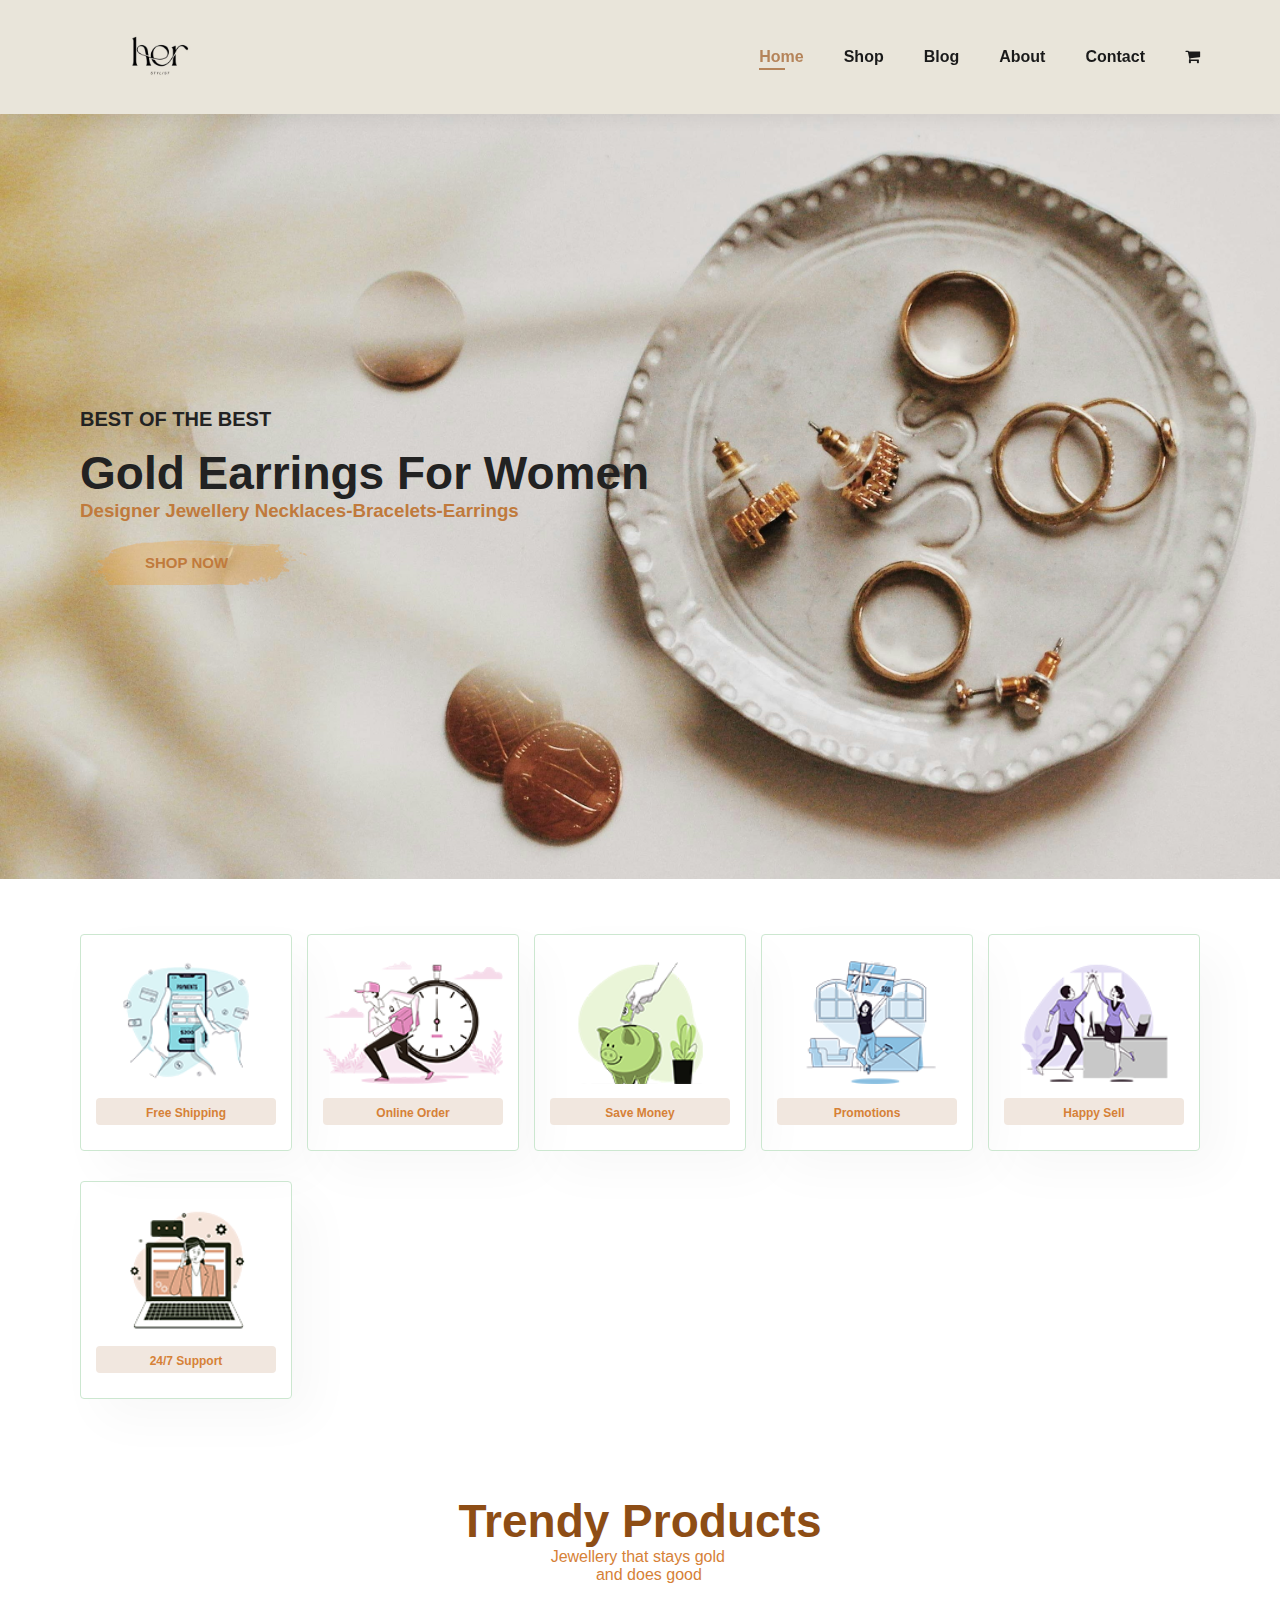
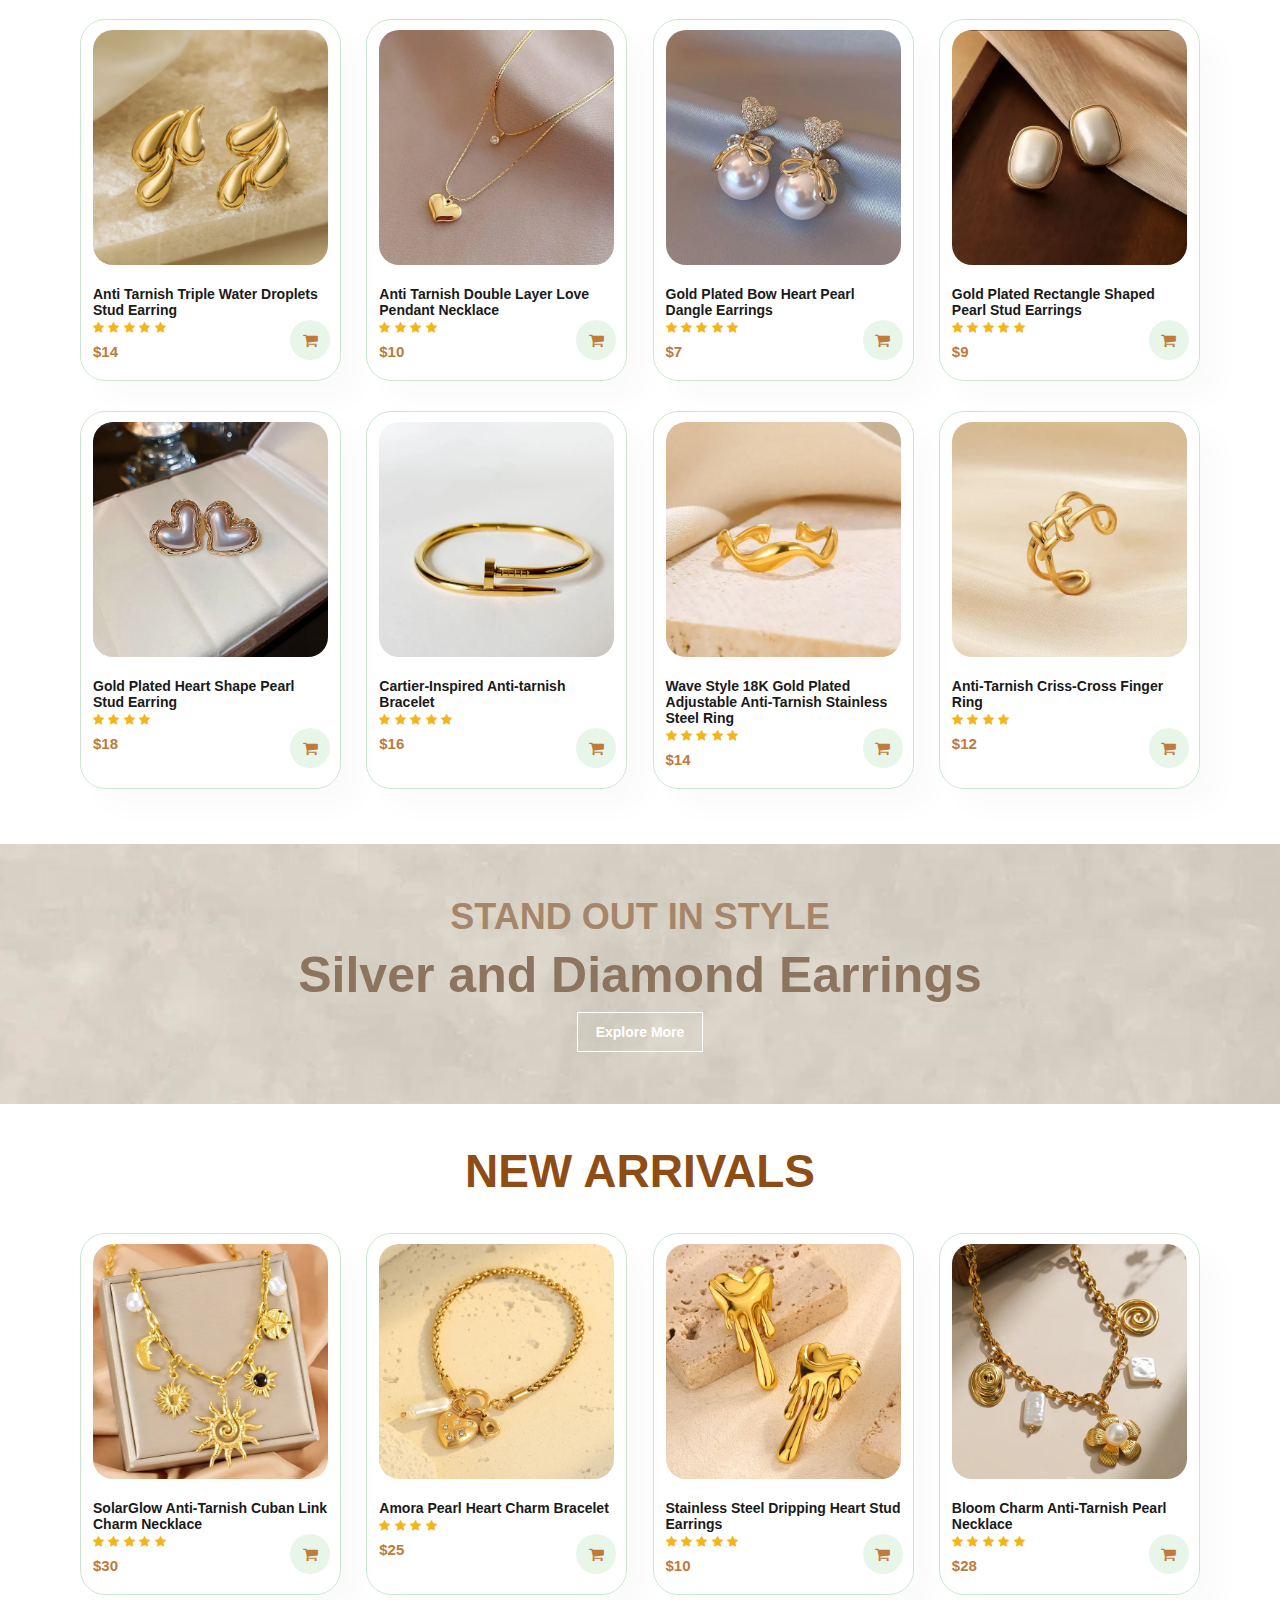
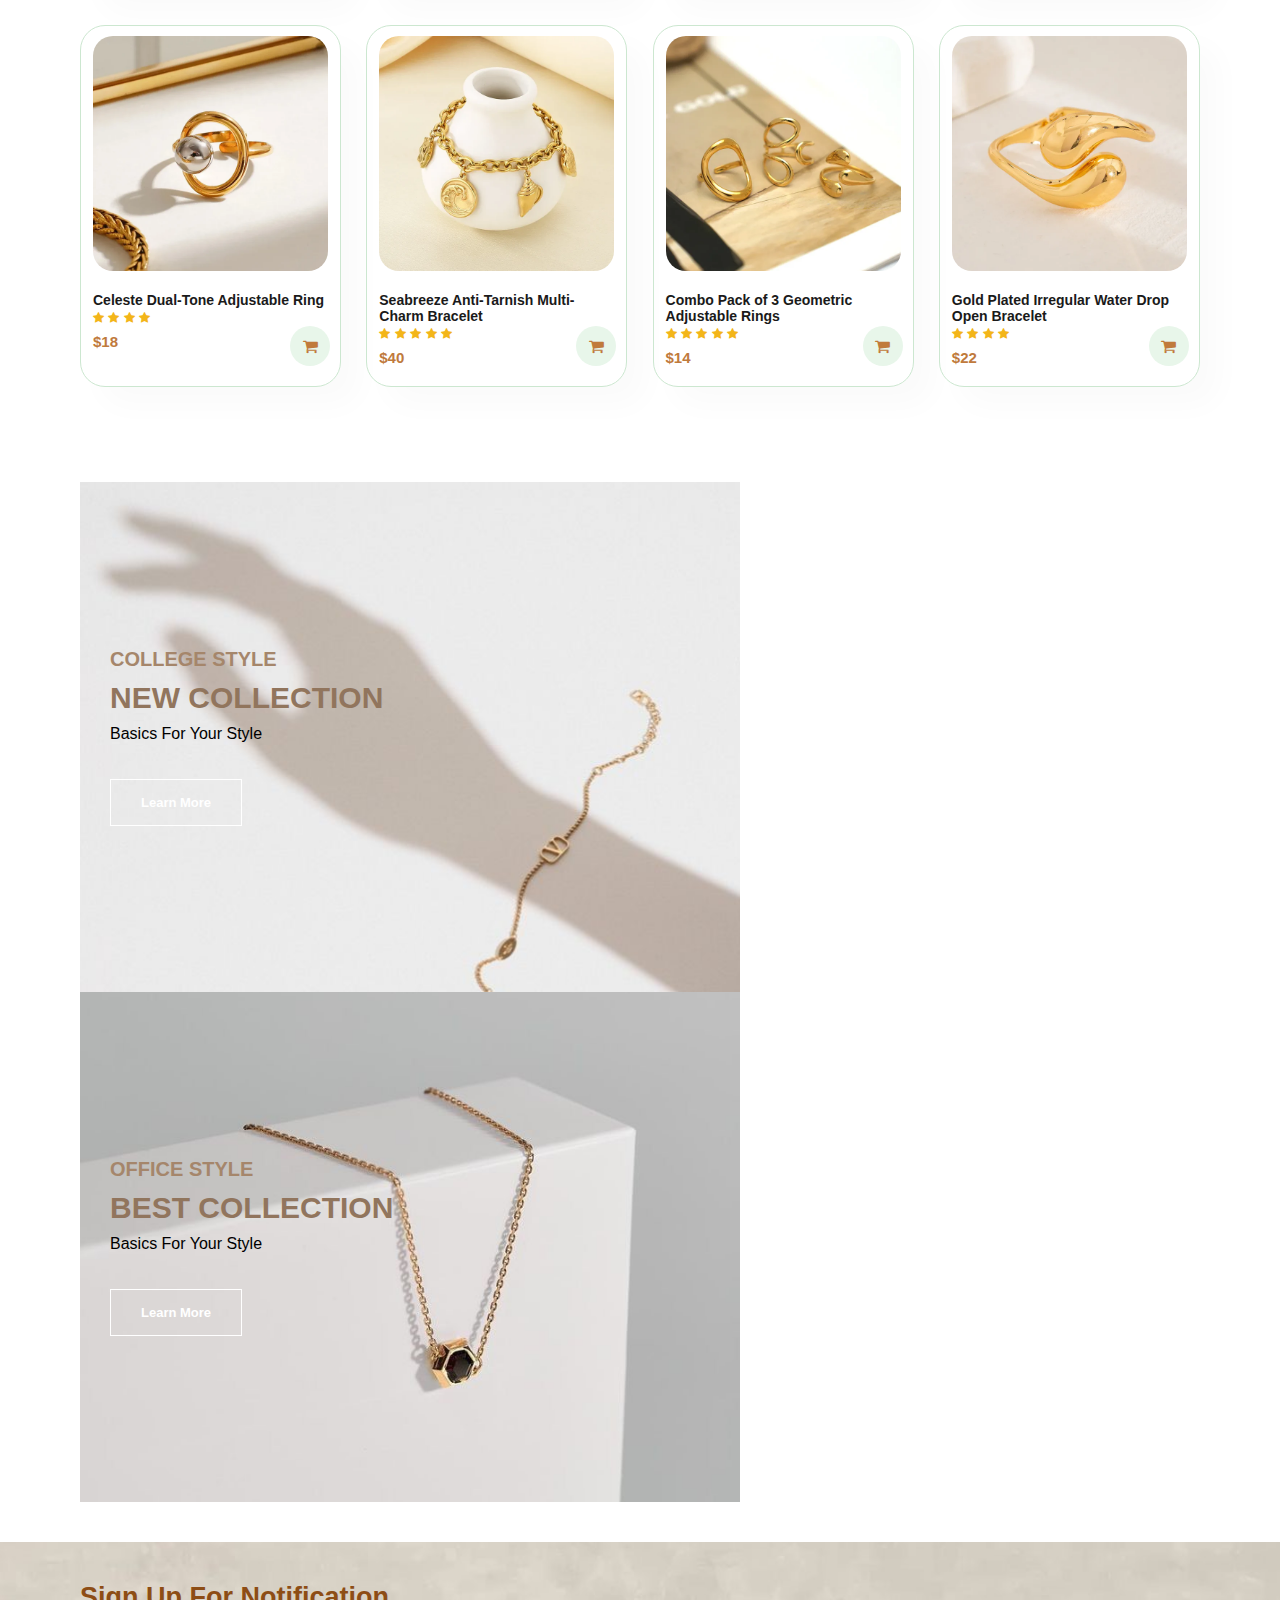
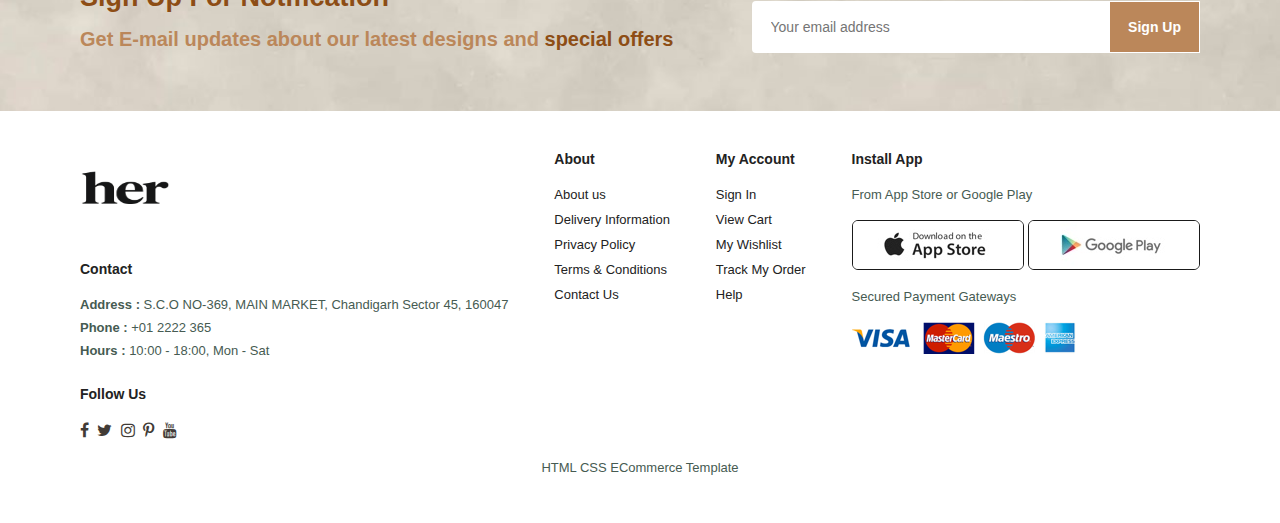
<file: index.html>
<!DOCTYPE html>
<html lang="en">
<head>
    <meta charset="UTF-8">
    <meta name="viewport" content="width=device-width, initial-scale=1.0">
    <title>Jewellery website</title>
    <link rel="stylesheet" href="https://cdnjs.cloudflare.com/ajax/libs/font-awesome/4.7.0/css/font-awesome.min.css">
    <link rel="stylesheet" href="style.css">
</head>
<body>
   <section id="header">
    <a href="#"><img src="images\logo.jpg" height=100px class="logo" alt=""></a>

    <div>
        <ul id="navbar">
        <li><a class="active" href="index.html">Home</a></li>
        <li><a href="shop.html">Shop</a></li>
        <li><a href="blog.html">Blog</a></li>
        <li><a href="about.html">About</a></li>
        <li><a href="contact.html">Contact</a></li>
        <li id="lg-bag"><a href="cart.html"><i class="fa fa-shopping-cart"></i></a></li>
        <a href="#" id="close"><i class="fa fa-times"></i></a>
        </ul>
    </div>
    <div id="mobile">
        <a href="cart.html"><i class="fa fa-shopping-cart"></i></a>
        <i id="bar" class="fa fa-outdent"></i>
    </div>
    
   </section>
   <section id="hero">
    <h4>BEST OF THE BEST</h4>
    <h2>Gold Earrings For Women</h2>
    <h3>Designer Jewellery Necklaces-Bracelets-Earrings</h3>
    <br>
    <button>SHOP NOW</button>
   </section>
   <section id="feature" class="section-p1">
    <div class="fe-box">
        <img src="images/f1.png" alt="">
        <h6>Free Shipping</h6>
    </div>
    <div class="fe-box">
        <img src="images/f2.png" alt="">
        <h6>Online Order</h6>
    </div>
    <div class="fe-box">
        <img src="images/f3.png" alt="">
        <h6>Save Money</h6>
    </div>
    <div class="fe-box">
        <img src="images/f4.png" alt="">
        <h6>Promotions</h6>
    </div>
    <div class="fe-box">
        <img src="images/f5.png" alt="">
        <h6>Happy Sell</h6>
    </div>
    <div class="fe-box">
        <img src="images/f6.png" alt="">
        <h6>24/7 Support</h6>
    </div>
   </section>
   <section id="product1" class="section-p1" color: #d68137;>
    <h2>Trendy Products </h2> 
    <pre>Jewellery that stays gold 
    and does good</pre>
       <div class="pro-container">
        <div class="pro">
            <img src="images/t2.webp" alt="">
            <div class="des">
                <h5>Anti Tarnish Triple Water Droplets Stud Earring</h5>
                <div class="star">
                    <i class="fa fa-star"></i>
                     <i class="fa fa-star"></i>
                      <i class="fa fa-star"></i>
                       <i class="fa fa-star"></i>
                        <i class="fa fa-star"></i>
                </div>
                <h4>$14</h4>
            </div>
           <a href="#"><i class="fa fa-shopping-cart cart"></i></a>
        </div>
        <div class="pro">
            <img src="images/t10.jpeg" alt="">
            <div class="des">
                <h5>Anti Tarnish Double Layer Love Pendant Necklace</h5>
                <div class="star">
                    <i class="fa fa-star"></i>
                     <i class="fa fa-star"></i>
                      <i class="fa fa-star"></i>
                       <i class="fa fa-star"></i>
                        
                </div>
                <h4>$10</h4>
            </div>
           <a href="#"><i class="fa fa-shopping-cart cart"></i></a>
        </div>
        <div class="pro">
            <img src="images/t11.jpeg" alt="">
            <div class="des">
                <h5>Gold Plated Bow Heart Pearl Dangle Earrings</h5>
                <div class="star">
                    <i class="fa fa-star"></i>
                     <i class="fa fa-star"></i>
                      <i class="fa fa-star"></i>
                       <i class="fa fa-star"></i>
                        <i class="fa fa-star"></i>
                </div>
                <h4>$7</h4>
            </div>
           <a href="#"><i class="fa fa-shopping-cart cart"></i></a>
        </div>
        <div class="pro">
            <img src="images/t6.webp" alt="">
            <div class="des">
                <h5>Gold Plated Rectangle Shaped Pearl Stud Earrings</h5>
                <div class="star">
                    <i class="fa fa-star"></i>
                     <i class="fa fa-star"></i>
                      <i class="fa fa-star"></i>
                       <i class="fa fa-star"></i>
                        <i class="fa fa-star"></i>
                </div>
                <h4>$9</h4>
            </div>
           <a href="#"><i class="fa fa-shopping-cart cart"></i></a>
        </div>
        <div class="pro">
            <img src="images/t7.webp" alt="">
            <div class="des">
                <h5>Gold Plated Heart Shape Pearl Stud Earring</h5>
                <div class="star">
                    <i class="fa fa-star"></i>
                     <i class="fa fa-star"></i>
                      <i class="fa fa-star"></i>
                       <i class="fa fa-star"></i>
                       
                </div>
                <h4>$18</h4>
            </div>
           <a href="#"><i class="fa fa-shopping-cart cart"></i></a>
        </div>
        <div class="pro">
            <img src="images/t9.webp" alt="">
            <div class="des">
                <h5>Cartier-Inspired Anti-tarnish Bracelet</h5>
                <div class="star">
                    <i class="fa fa-star"></i>
                     <i class="fa fa-star"></i>
                      <i class="fa fa-star"></i>
                       <i class="fa fa-star"></i>
                        <i class="fa fa-star"></i>
                </div>
                <h4>$16</h4>
            </div>
           <a href="#"><i class="fa fa-shopping-cart cart"></i></a>
        </div>
        <div class="pro">
            <img src="images/t3.webp" alt="">
            <div class="des">
                <h5>Wave Style 18K Gold Plated Adjustable Anti-Tarnish Stainless Steel Ring</h5>
                <div class="star">
                    <i class="fa fa-star"></i>
                     <i class="fa fa-star"></i>
                      <i class="fa fa-star"></i>
                       <i class="fa fa-star"></i>
                        <i class="fa fa-star"></i>
                </div>
                <h4>$14</h4>
            </div>
           <a href="#"><i class="fa fa-shopping-cart cart"></i></a>
        </div>
        <div class="pro">
            <img src="images/t42.webp" alt="">
            <div class="des">
                <h5>Anti-Tarnish Criss-Cross Finger Ring</h5>
                <div class="star">
                    <i class="fa fa-star"></i>
                     <i class="fa fa-star"></i>
                      <i class="fa fa-star"></i>
                       <i class="fa fa-star"></i>
                        
                </div>
                <h4>$12</h4>
            </div>
           <a href="#"><i class="fa fa-shopping-cart cart"></i></a>
        </div>
       </div>
   </section>
   <section id="banner" class="section-m1">
    <h4>STAND OUT IN STYLE</h4>
    <h2>Silver and Diamond Earrings</h2>
    <button class="normal">Explore More</button>
   </section>

   <section id="product1" class="section-p1" color: #d68137;>
    <h2>NEW ARRIVALS </h2> 
    
       <div class="pro-container">
        <div class="pro">
            <img src="images/n1.webp" alt="">
            <div class="des">
                <h5>SolarGlow Anti-Tarnish Cuban Link Charm Necklace</h5>
                <div class="star">
                    <i class="fa fa-star"></i>
                     <i class="fa fa-star"></i>
                      <i class="fa fa-star"></i>
                       <i class="fa fa-star"></i>
                        <i class="fa fa-star"></i>
                </div>
                <h4>$30</h4>
            </div>
           <a href="#"><i class="fa fa-shopping-cart cart"></i></a>
        </div>
        <div class="pro">
            <img src="images/n2.webp" alt="">
            <div class="des">
                <h5>Amora Pearl Heart Charm Bracelet </h5>
                <div class="star">
                    <i class="fa fa-star"></i>
                     <i class="fa fa-star"></i>
                      <i class="fa fa-star"></i>
                       <i class="fa fa-star"></i>
                        
                </div>
                <h4>$25</h4>
            </div>
           <a href="#"><i class="fa fa-shopping-cart cart"></i></a>
        </div>
        <div class="pro">
            <img src="images/n3.webp" alt="">
            <div class="des">
                <h5>Stainless Steel Dripping Heart Stud Earrings</h5>
                <div class="star">
                    <i class="fa fa-star"></i>
                     <i class="fa fa-star"></i>
                      <i class="fa fa-star"></i>
                       <i class="fa fa-star"></i>
                        <i class="fa fa-star"></i>
                </div>
                <h4>$10</h4>
            </div>
           <a href="#"><i class="fa fa-shopping-cart cart"></i></a>
        </div>
        <div class="pro">
            <img src="images/n4.webp" alt="">
            <div class="des">
                <h5>Bloom Charm Anti-Tarnish Pearl Necklace</h5>
                <div class="star">
                    <i class="fa fa-star"></i>
                     <i class="fa fa-star"></i>
                      <i class="fa fa-star"></i>
                       <i class="fa fa-star"></i>
                        <i class="fa fa-star"></i>
                </div>
                <h4>$28</h4>
            </div>
           <a href="#"><i class="fa fa-shopping-cart cart"></i></a>
        </div>
        <div class="pro">
            <img src="images/n5.webp" alt="">
            <div class="des">
                <h5>Celeste Dual-Tone Adjustable Ring </h5>
                <div class="star">
                    <i class="fa fa-star"></i>
                     <i class="fa fa-star"></i>
                      <i class="fa fa-star"></i>
                       <i class="fa fa-star"></i>
                       
                </div>
                <h4>$18</h4>
            </div>
           <a href="#"><i class="fa fa-shopping-cart cart"></i></a>
        </div>
        <div class="pro">
            <img src="images/n6.webp" alt="">
            <div class="des">
                <h5>Seabreeze Anti-Tarnish Multi-Charm Bracelet</h5>
                <div class="star">
                    <i class="fa fa-star"></i>
                     <i class="fa fa-star"></i>
                      <i class="fa fa-star"></i>
                       <i class="fa fa-star"></i>
                        <i class="fa fa-star"></i>
                </div>
                <h4>$40</h4>
            </div>
           <a href="#"><i class="fa fa-shopping-cart cart"></i></a>
        </div>
        <div class="pro">
            <img src="images/n7.webp" alt="">
            <div class="des">
                <h5>Combo Pack of 3 Geometric Adjustable Rings</h5>
                <div class="star">
                    <i class="fa fa-star"></i>
                     <i class="fa fa-star"></i>
                      <i class="fa fa-star"></i>
                       <i class="fa fa-star"></i>
                        <i class="fa fa-star"></i>
                </div>
                <h4>$14</h4>
            </div>
           <a href="#"><i class="fa fa-shopping-cart cart"></i></a>
        </div>
        <div class="pro">
            <img src="images/n8.webp" alt="">
            <div class="des">
                <h5>Gold Plated Irregular Water Drop Open Bracelet</h5>
                <div class="star">
                    <i class="fa fa-star"></i>
                     <i class="fa fa-star"></i>
                      <i class="fa fa-star"></i>
                       <i class="fa fa-star"></i>
                        
                </div>
                <h4>$22</h4>
            </div>
           <a href="#"><i class="fa fa-shopping-cart cart"></i></a>
        </div>
       </div>
   </section>
   <section id="sm-banner" class="section-p1">
    <div class="banner-box">
        <h4>COLLEGE STYLE</h4>
        <h2>NEW COLLECTION</h2>
        <span>Basics For Your Style</span>
        <br>
        <br>
        <button class="white">Learn More</button>
        </div>
        <div class="banner-box banner-box2">
        <h4>OFFICE STYLE</h4>
        <h2>BEST COLLECTION</h2>
        <span>Basics For Your Style</span>
        <br>
        <br>
        <button class="white">Learn More</button>
    </div>
   </section>
   <section id="newsletter" class="section-p1">
    <div class="newstext">
        <h4>Sign Up For Notification</h4>
        <p>Get E-mail updates about our latest designs and <span>special offers</span></p>
    </div>
    <div class="form">
        <input type="text" placeholder="Your email address">
        <button class="normal">Sign Up</button>
    </div>
   </section>
   <footer class="section-p1">
    <div class="col">
        <img class="logo "src="images/logo4.png" width="100" height="80"  alt="">
        <h4>Contact</h4>
        <p><strong>Address : </strong>  S.C.O NO-369,
             MAIN MARKET, Chandigarh Sector 45, 
             160047</p>
        <p><strong>Phone : </strong> +01 2222 365</p>
       <p><strong>Hours : </strong> 10:00 - 18:00, Mon - Sat</p>
       <div class="follow">
        <h4>Follow Us</h4>
        <div class="icon">
            <i class="fa fa-facebook"></i>
            <i class="fa fa-twitter"></i>
            <i class="fa fa-instagram"></i>
            <i class="fa fa-pinterest-p"></i>
            <i class="fa fa-youtube"></i>
        </div>
       </div>
    </div>
    <div class="col">
        <h4>About</h4>
        <a href="#">About us</a>
        <a href="#">Delivery Information</a>
        <a href="#">Privacy Policy</a>
        <a href="#">Terms & Conditions</a>
        <a href="#">Contact Us</a>
    </div>
    <div class="col">
        <h4>My Account</h4>
        <a href="#">Sign In</a>
        <a href="#">View Cart</a>
        <a href="#">My Wishlist</a>
        <a href="#">Track My Order</a>
        <a href="#">Help</a>
    </div>
    <div class="col install">
        <h4>Install App</h4>
        <p>From App Store or Google Play</p>
        <div class="row">
            <img src="images/app.jpg" alt="">
            <img src="images/play.jpg" alt="">
        </div>
        <p>Secured Payment Gateways</p>
        <img src="images/pay.png" alt=""> 
    </div>
    <div class="copyright">
        <p>HTML CSS ECommerce Template</p>
    </div>
   </footer>
   <script src="script.js"></script>
</body>
</html>
</file>
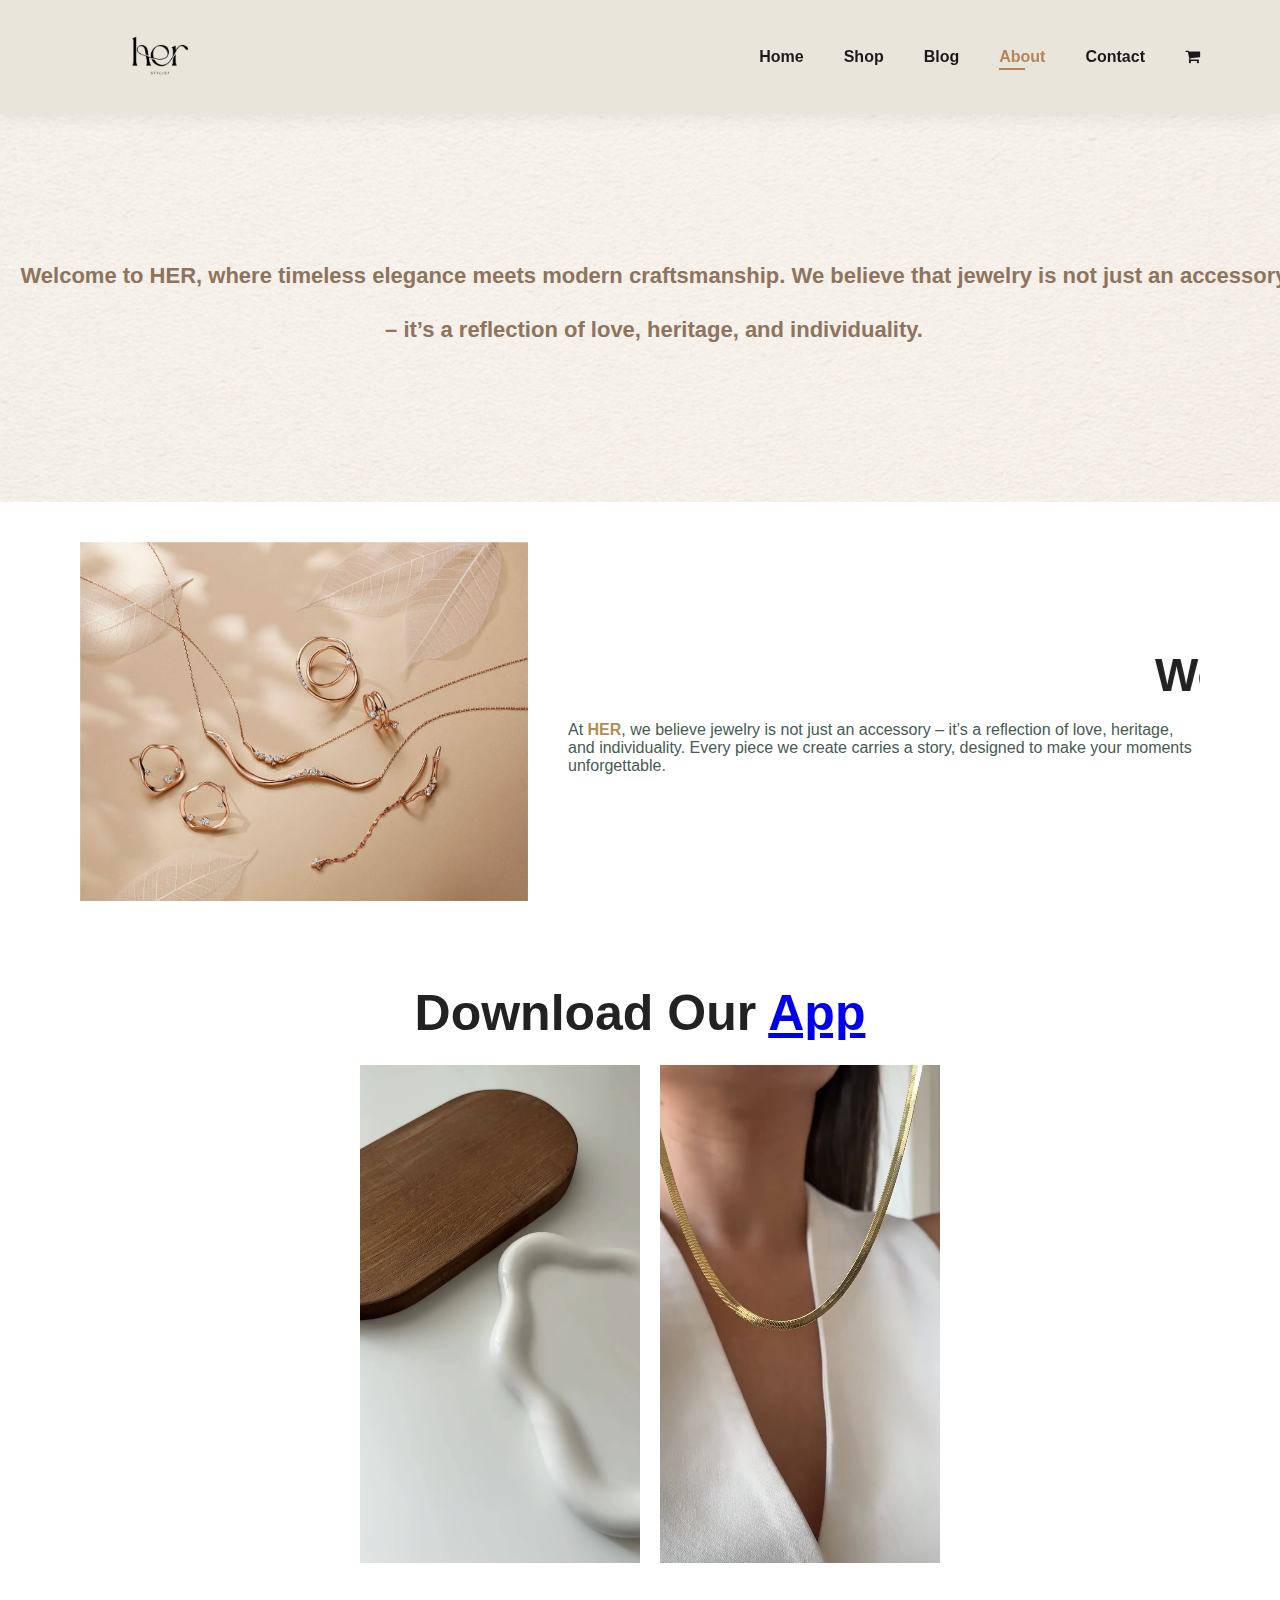
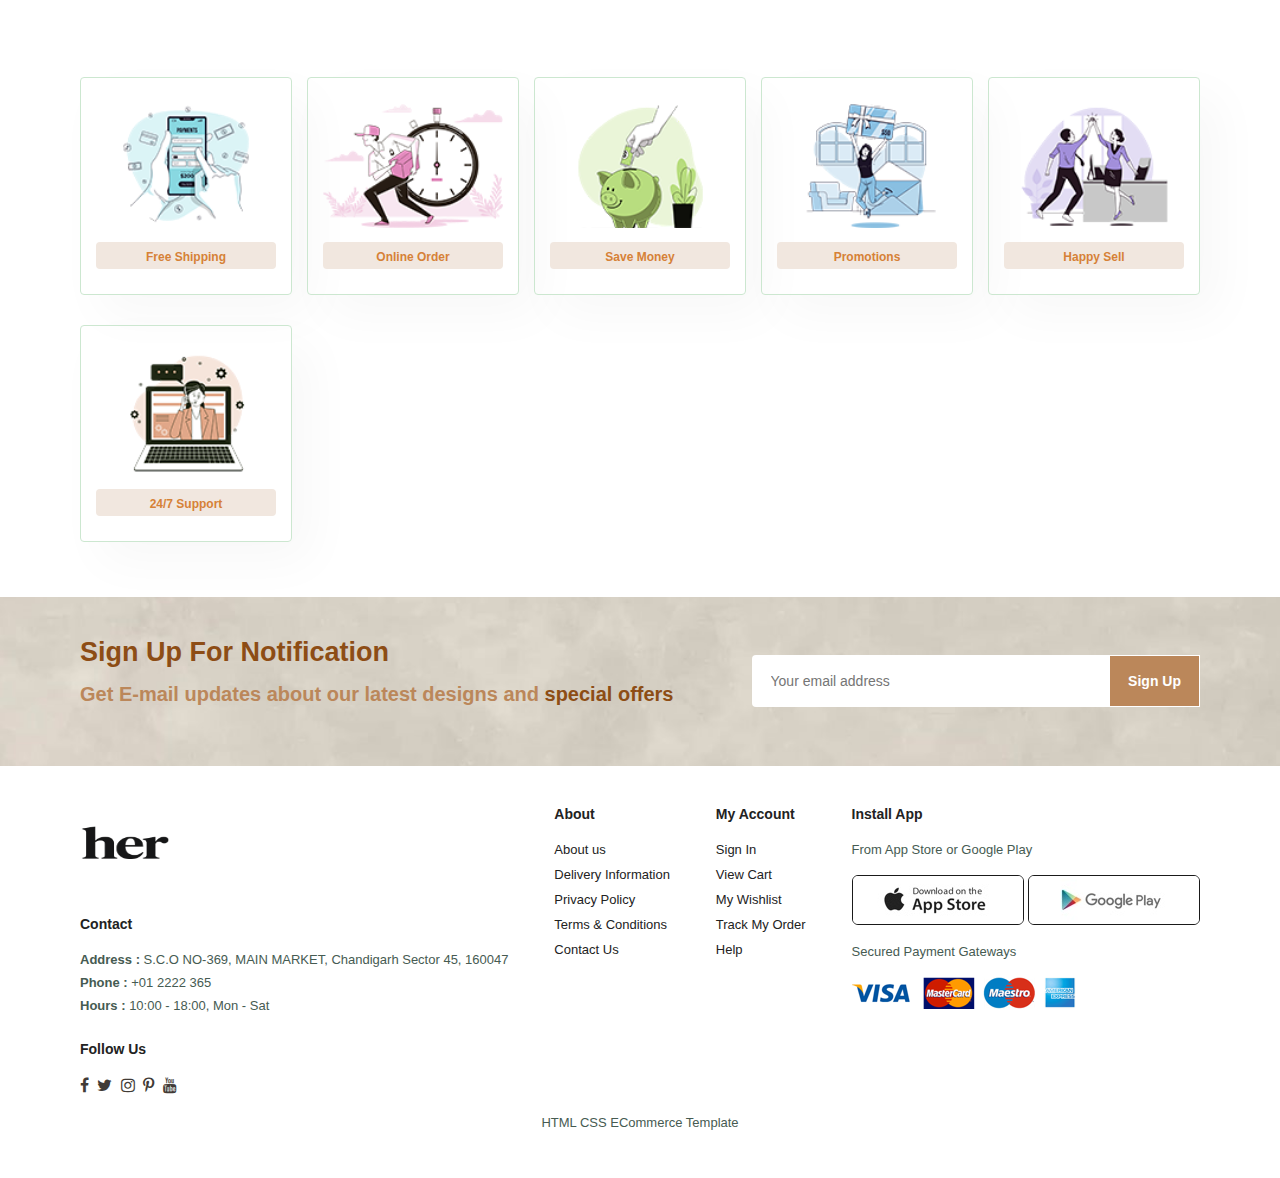
<file: about.html>
<!DOCTYPE html>
<html lang="en">
<head>
    <meta charset="UTF-8">
    <meta name="viewport" content="width=device-width, initial-scale=1.0">
    <title>Jewellery website</title>
    <link rel="stylesheet" href="https://cdnjs.cloudflare.com/ajax/libs/font-awesome/4.7.0/css/font-awesome.min.css">
    <link rel="stylesheet" href="style.css">
</head>
<body>
   <section id="header">
    <a href="#"><img src="images\logo.jpg" height=100px class="logo" alt=""></a>

    <div>
        <ul id="navbar">
        <li><a href="index.html">Home</a></li>
        <li><a  href="shop.html">Shop</a></li>
        <li><a href="blog.html">Blog</a></li>
        <li><a class="active" href="about.html">About</a></li>
        <li><a href="contact.html">Contact</a></li>
        <li id="lg-bag"><a href="cart.html"><i class="fa fa-shopping-cart"></i></a></li>
        <a href="#" id="close"><i class="fa fa-times"></i></a>
        </ul>
    </div>
    <div id="mobile">
        <a href="cart.html"><i class="fa fa-shopping-cart"></i></a>
        <i id="bar" class="fa fa-outdent"></i>
    </div>
    
   </section>
   <section id="page-header" class="about-header">
   
    <h2>Welcome to HER, where timeless elegance meets modern craftsmanship.
We believe that jewelry is not just an accessory – it’s a reflection of love, heritage, and individuality.</h2>
   </section>
  <section id="about-head" class="section-p1">
    <img src="images/about1.jpg" alt="">
    <div>
       <marquee loop="-1" scrollamount="5"><h2>Welcome to<span class="highlight"> HER </span></h2></marquee> 
    <p>At <span class="highlight">HER</span>, we believe jewelry is not just an accessory – it’s a reflection of love, heritage, and individuality. Every piece we create carries a story, designed to make your moments unforgettable.</p>
    </div>
  </section>
  <section id="about-app" class="section-p1">
    <h1>Download Our <a href="#">App</a></h1>
    <div class="video">
        <video autoplay muted loop src="images/video1.mp4"></video>
         <video autoplay muted loop src="images/video2.mp4"></video>
    </div>
  </section>
  <section id="feature" class="section-p1">
    <div class="fe-box">
        <img src="images/f1.png" alt="">
        <h6>Free Shipping</h6>
    </div>
    <div class="fe-box">
        <img src="images/f2.png" alt="">
        <h6>Online Order</h6>
    </div>
    <div class="fe-box">
        <img src="images/f3.png" alt="">
        <h6>Save Money</h6>
    </div>
    <div class="fe-box">
        <img src="images/f4.png" alt="">
        <h6>Promotions</h6>
    </div>
    <div class="fe-box">
        <img src="images/f5.png" alt="">
        <h6>Happy Sell</h6>
    </div>
    <div class="fe-box">
        <img src="images/f6.png" alt="">
        <h6>24/7 Support</h6>
    </div>
   </section>
   <section id="newsletter" class="section-p1">
    <div class="newstext">
        <h4>Sign Up For Notification</h4>
        <p>Get E-mail updates about our latest designs and <span>special offers</span></p>
    </div>
    <div class="form">
        <input type="text" placeholder="Your email address">
        <button class="normal">Sign Up</button>
    </div>
   </section>
   <footer class="section-p1">
    <div class="col">
        <img class="logo "src="images/logo4.png" width="100" height="80"  alt="">
        <h4>Contact</h4>
        <p><strong>Address : </strong>  S.C.O NO-369,
             MAIN MARKET, Chandigarh Sector 45, 
             160047</p>
        <p><strong>Phone : </strong> +01 2222 365</p>
       <p><strong>Hours : </strong> 10:00 - 18:00, Mon - Sat</p>
       <div class="follow">
        <h4>Follow Us</h4>
        <div class="icon">
            <i class="fa fa-facebook"></i>
            <i class="fa fa-twitter"></i>
            <i class="fa fa-instagram"></i>
            <i class="fa fa-pinterest-p"></i>
            <i class="fa fa-youtube"></i>
        </div>
       </div>
    </div>
    <div class="col">
        <h4>About</h4>
        <a href="#">About us</a>
        <a href="#">Delivery Information</a>
        <a href="#">Privacy Policy</a>
        <a href="#">Terms & Conditions</a>
        <a href="#">Contact Us</a>
    </div>
    <div class="col">
        <h4>My Account</h4>
        <a href="#">Sign In</a>
        <a href="#">View Cart</a>
        <a href="#">My Wishlist</a>
        <a href="#">Track My Order</a>
        <a href="#">Help</a>
    </div>
    <div class="col install">
        <h4>Install App</h4>
        <p>From App Store or Google Play</p>
        <div class="row">
            <img src="images/app.jpg" alt="">
            <img src="images/play.jpg" alt="">
        </div>
        <p>Secured Payment Gateways</p>
        <img src="images/pay.png" alt=""> 
    </div>
    <div class="copyright">
        <p>HTML CSS ECommerce Template</p>
    </div>
   </footer>
   <script src="script.js"></script>
</body>
</html>
</file>
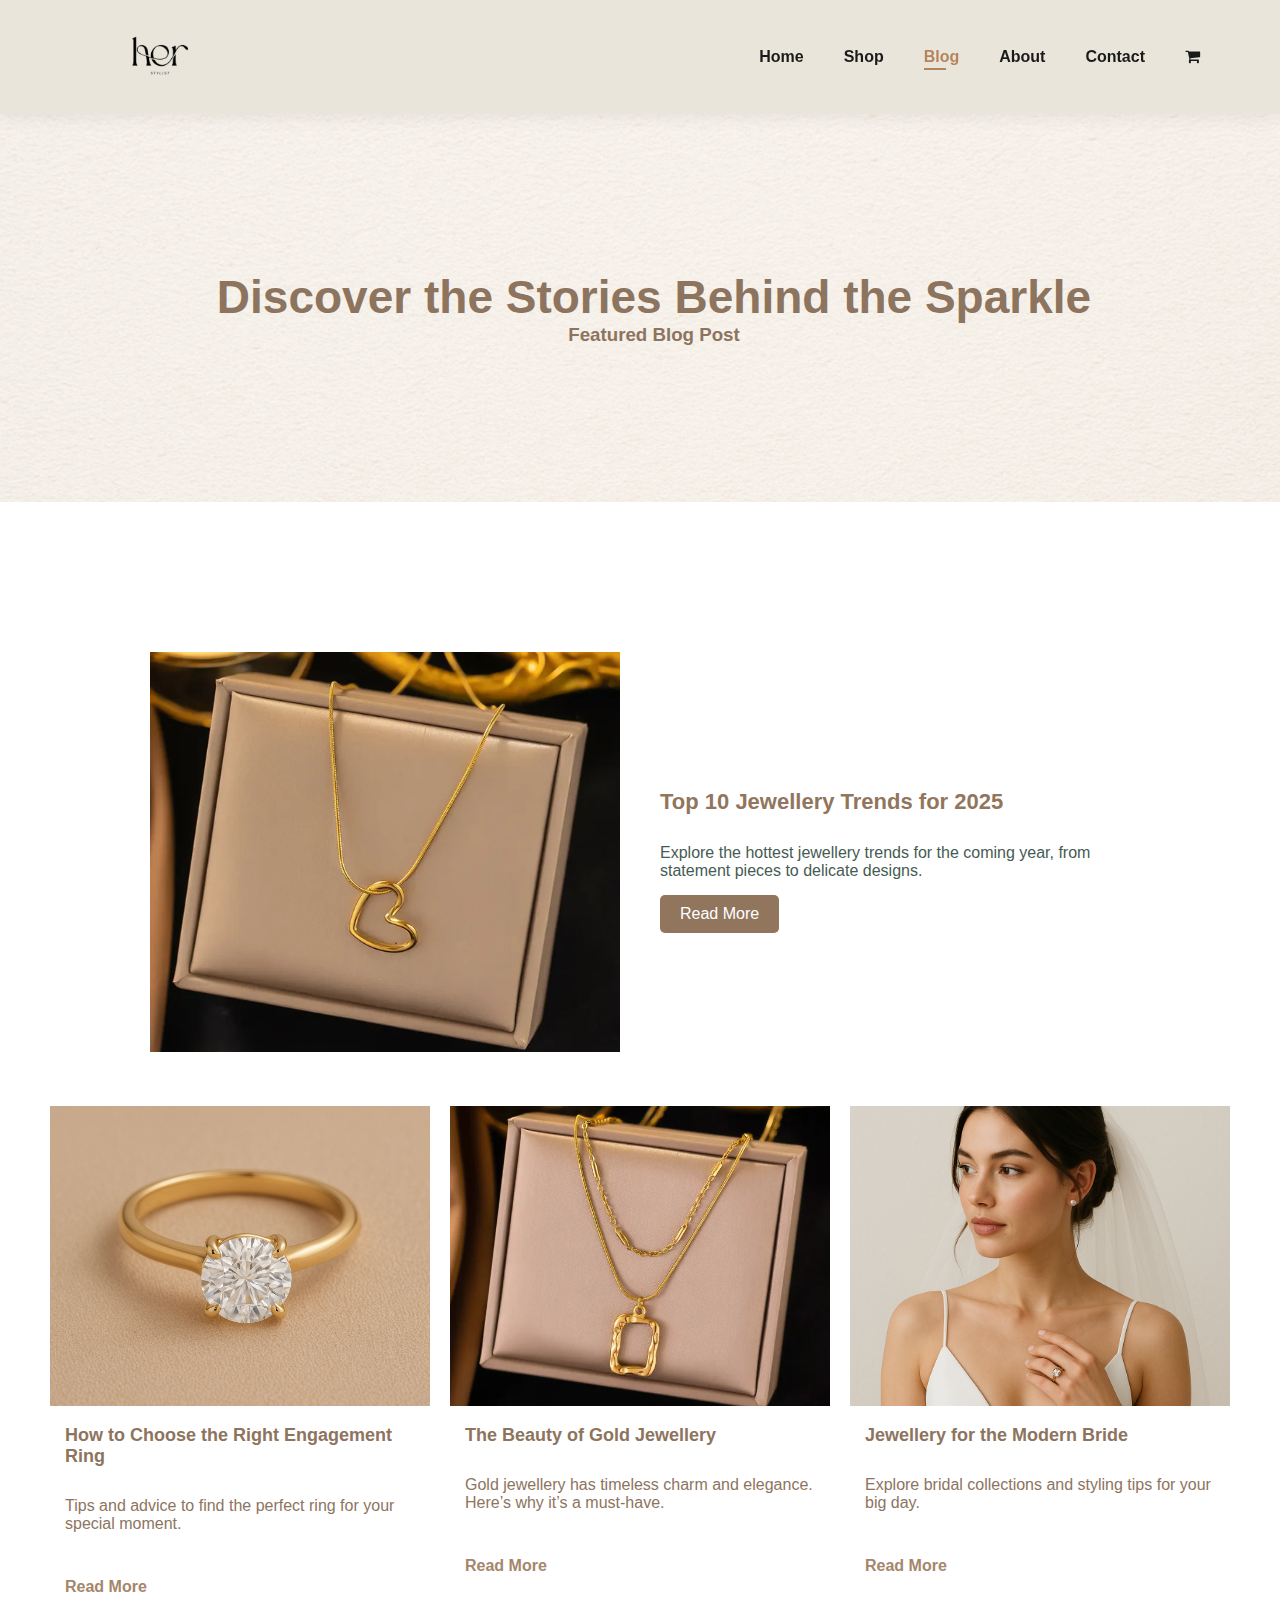
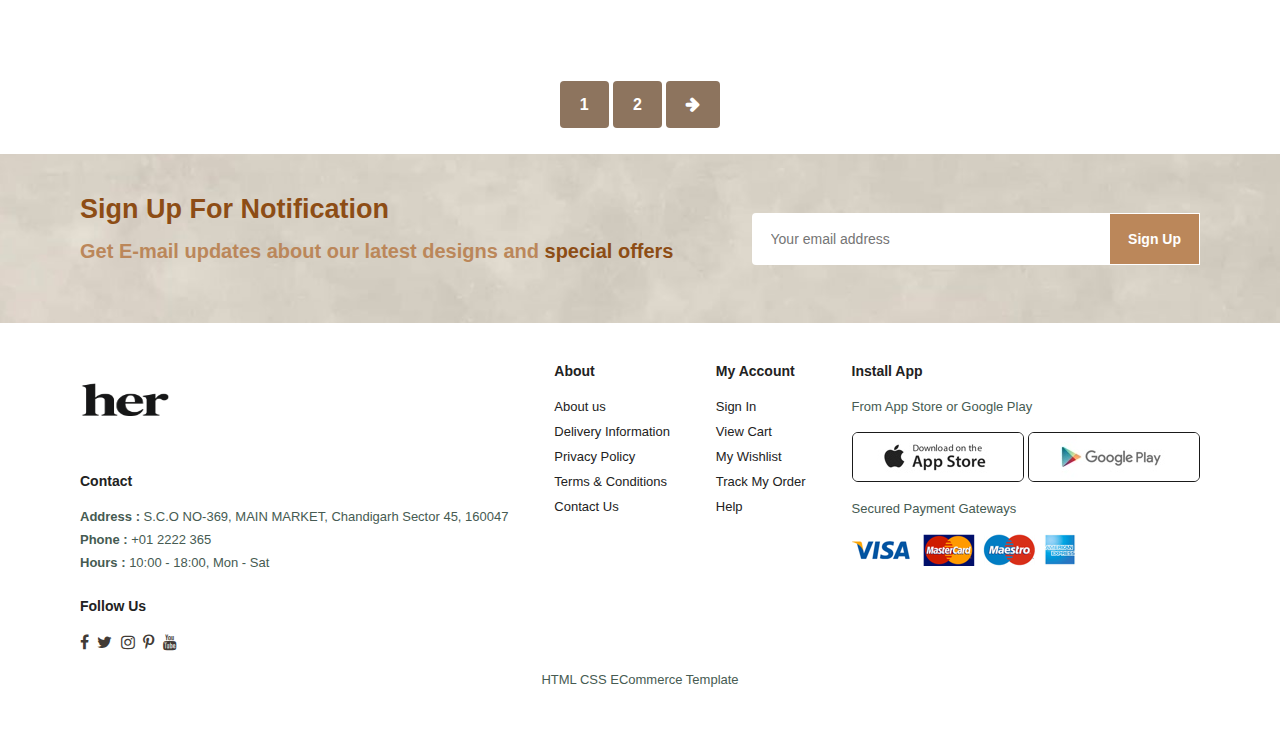
<file: blog.html>
<!DOCTYPE html>
<html lang="en">
<head>
    <meta charset="UTF-8">
    <meta name="viewport" content="width=device-width, initial-scale=1.0">
    <title>Jewellery website</title>
    <link rel="stylesheet" href="https://cdnjs.cloudflare.com/ajax/libs/font-awesome/4.7.0/css/font-awesome.min.css">
    <link rel="stylesheet" href="style.css">
</head>
<body>
   <section id="header">
    <a href="#"><img src="images\logo.jpg" height=100px class="logo" alt=""></a>

    <div>
        <ul id="navbar">
        <li><a href="index.html">Home</a></li>
        <li><a  href="shop.html">Shop</a></li>
        <li><a  class="active"href="blog.html">Blog</a></li>
        <li><a href="about.html">About</a></li>
        <li><a href="contact.html">Contact</a></li>
        <li id="lg-bag"><a href="cart.html"><i class="fa fa-shopping-cart"></i></a></li>
        <a href="#" id="close"><i class="fa fa-times"></i></a>
        </ul>
    </div>
    <div id="mobile">
        <a href="cart.html"><i class="fa fa-shopping-cart"></i></a>
        <i id="bar" class="fa fa-outdent"></i>
    </div>
    
   </section>
   <section id="page-header" class="blog-header">
    <h2>Discover the Stories Behind the Sparkle</h2>
    <h3>Featured Blog Post</h3>
   </section>
   <section id="blog">
    <div class="blog-box">
        <div class="blog-img">
            <img src="images/blog1.webp" alt="">
        </div>
        <div class="blog-details">
            <h2>Top 10 Jewellery Trends for 2025</h2>
        <p>Explore the hottest jewellery trends for the coming year, 
            from statement pieces to delicate designs.</p>
        <a href="#" class="btn">Read More</a>
        </div>
    </div>
   </section>
  <section class="blog-grid">
    <div class="blog-card">
      <img src="images/ring.png" alt="Engagement Ring">
      <h4>How to Choose the Right Engagement Ring</h4>
      <p>Tips and advice to find the perfect ring for your special moment.</p>
      <a href="#">Read More</a>
    </div>
    <div class="blog-card">
      <img src="images/gold.webp" alt="Gold Jewellery">
      <h4>The Beauty of Gold Jewellery</h4>
      <p>Gold jewellery has timeless charm and elegance. Here’s why it’s a must-have.</p>
      <a href="#">Read More</a>
    </div>
    <div class="blog-card">
      <img src="images/bride.png" alt="Modern Bride">
      <h4>Jewellery for the Modern Bride</h4>
      <p>Explore bridal collections and styling tips for your big day.</p>
      <a href="#">Read More</a>
    </div>
  </section>

   <section id="pagination" class="section-p1">
    <a href="#">1</a>
    <a href="#">2</a>
    <a href="#"><i class="fa fa-arrow-right"></i></a>
   </section>
   <section id="newsletter" class="section-p1">
    <div class="newstext">
        <h4>Sign Up For Notification</h4>
        <p>Get E-mail updates about our latest designs and <span>special offers</span></p>
    </div>
    <div class="form">
        <input type="text" placeholder="Your email address">
        <button class="normal">Sign Up</button>
    </div>
   </section>
   <footer class="section-p1">
    <div class="col">
        <img class="logo "src="images/logo4.png" width="100" height="80"  alt="">
        <h4>Contact</h4>
        <p><strong>Address : </strong>  S.C.O NO-369,
             MAIN MARKET, Chandigarh Sector 45, 
             160047</p>
        <p><strong>Phone : </strong> +01 2222 365</p>
       <p><strong>Hours : </strong> 10:00 - 18:00, Mon - Sat</p>
       <div class="follow">
        <h4>Follow Us</h4>
        <div class="icon">
            <i class="fa fa-facebook"></i>
            <i class="fa fa-twitter"></i>
            <i class="fa fa-instagram"></i>
            <i class="fa fa-pinterest-p"></i>
            <i class="fa fa-youtube"></i>
        </div>
       </div>
    </div>
    <div class="col">
        <h4>About</h4>
        <a href="#">About us</a>
        <a href="#">Delivery Information</a>
        <a href="#">Privacy Policy</a>
        <a href="#">Terms & Conditions</a>
        <a href="#">Contact Us</a>
    </div>
    <div class="col">
        <h4>My Account</h4>
        <a href="#">Sign In</a>
        <a href="#">View Cart</a>
        <a href="#">My Wishlist</a>
        <a href="#">Track My Order</a>
        <a href="#">Help</a>
    </div>
    <div class="col install">
        <h4>Install App</h4>
        <p>From App Store or Google Play</p>
        <div class="row">
            <img src="images/app.jpg" alt="">
            <img src="images/play.jpg" alt="">
        </div>
        <p>Secured Payment Gateways</p>
        <img src="images/pay.png" alt=""> 
    </div>
    <div class="copyright">
        <p>HTML CSS ECommerce Template</p>
    </div>
   </footer>
   <script src="script.js"></script>
</body>
</html>
</file>
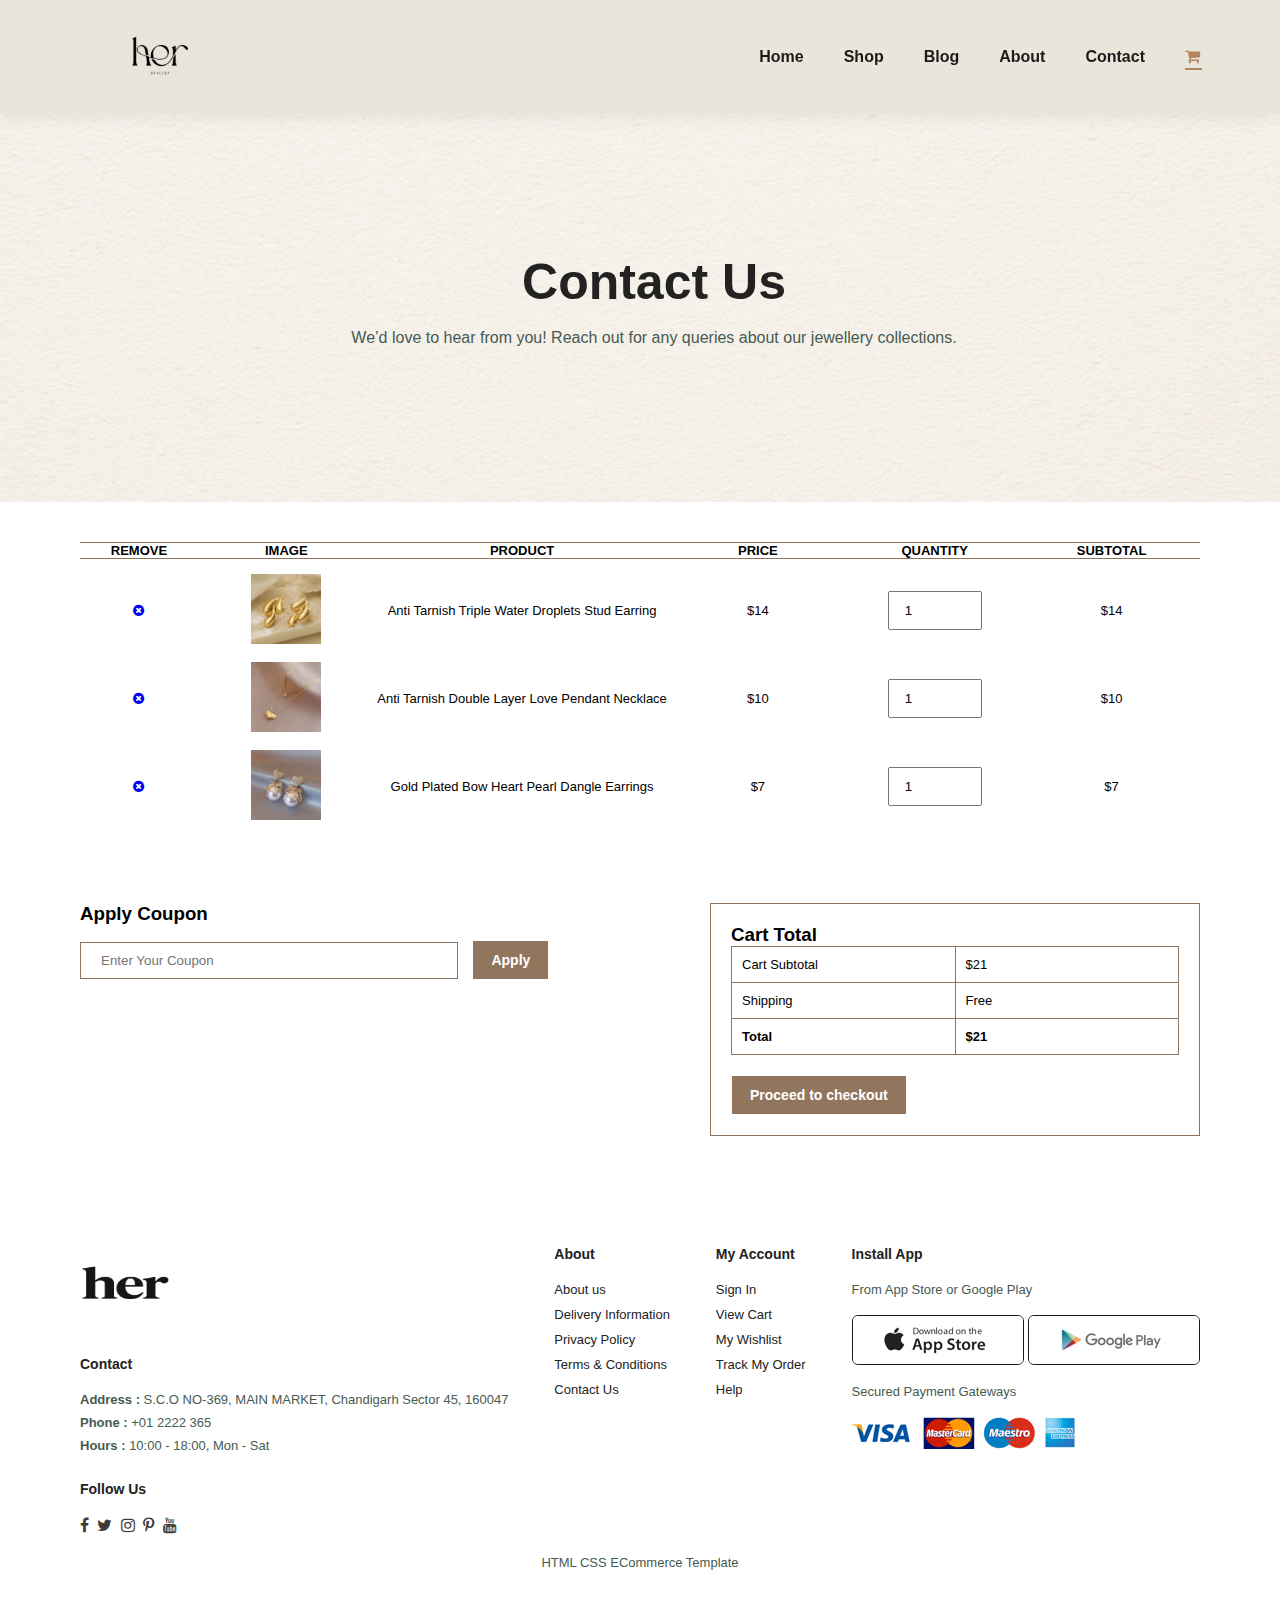
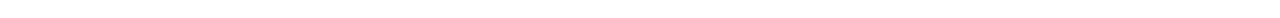
<file: cart.html>
<!DOCTYPE html>
<html lang="en">
<head>
    <meta charset="UTF-8">
    <meta name="viewport" content="width=device-width, initial-scale=1.0">
    <title>Jewellery website</title>
    <link rel="stylesheet" href="https://cdnjs.cloudflare.com/ajax/libs/font-awesome/4.7.0/css/font-awesome.min.css">
    <link rel="stylesheet" href="style.css">
</head>
<body>
   <section id="header">
    <a href="#"><img src="images\logo.jpg" height=100px class="logo" alt=""></a>

    <div>
        <ul id="navbar">
        <li><a href="index.html">Home</a></li>
        <li><a  href="shop.html">Shop</a></li>
        <li><a href="blog.html">Blog</a></li>
        <li><a  href="about.html">About</a></li>
        <li><a href="contact.html">Contact</a></li>
        <li id="lg-bag"><a  class="active" href="cart.html"><i class="fa fa-shopping-cart"></i></a></li>
        <a href="#" id="close"><i class="fa fa-times"></i></a>
        </ul>
    </div>
    <div id="mobile">
        <a href="cart.html"><i class="fa fa-shopping-cart"></i></a>
        <i id="bar" class="fa fa-outdent"></i>
    </div>
    
   </section>
   <section id="page-header" class="about-header">
   <h1>Contact Us</h1>
   <p>We’d love to hear from you! Reach out for 
    any queries about our jewellery collections.</p>
    
   </section>
   <section id="cart" class="section-p1">
    <table width="100%">
        <thead>
            <tr>
                <td>Remove</td>
                <td>Image</td>
                <td>Product</td>
                <td>Price</td>
                <td>Quantity</td>
                <td>Subtotal</td>
            </tr>
        </thead>
        <tbody>
            <tr>
                <td><a href="#"><i class="fa fa-times-circle"></i></a></td>
                <td><img src="images/t2.webp" alt=""></td>
                <td>Anti Tarnish Triple Water Droplets Stud Earring</td>
                <td>$14</td>
                <td><input type="number" value="1"></td>
                <td>$14</td>

            </tr>
            <tr>
                <td><a href="#"><i class="fa fa-times-circle"></i></a></td>
                <td><img src="images/t10.jpeg" alt=""></td>
                <td>Anti Tarnish Double Layer Love Pendant Necklace</td>
                <td>$10</td>
                <td><input type="number" value="1"></td>
                <td>$10</td>

            </tr>
            <tr>
                <td><a href="#"><i class="fa fa-times-circle"></i></a></td>
                <td> <img src="images/t11.jpeg" alt=""></td>
                <td>Gold Plated Bow Heart Pearl Dangle Earrings</td>
                <td>$7</td>
                <td><input type="number" value="1"></td>
                <td>$7</td>

            </tr>
        </tbody>
    </table>
   </section>
  <section id="cart-add" class="section-p1">
    <div id="coupon">
        <h3>Apply Coupon</h3>
        <div>
            <input type="text" placeholder="Enter Your Coupon">
            <button class="normal">Apply</button>
        </div>
    </div>
    <div id="subtotal">
        <h3>Cart Total</h3>
        <table>
            <tr>
                <td>Cart Subtotal</td>
                <td>$21</td>
            </tr>
            <tr>
                <td>Shipping</td>
                <td>Free</td>
            </tr>
            <tr>
                <td><strong>Total</strong></td>
                <td><strong>$21</strong></td>
            </tr>
        </table>
        <button class="normal">Proceed to checkout</button>
    </div>
  </section>
   <footer class="section-p1">
    <div class="col">
        <img class="logo "src="images/logo4.png" width="100" height="80"  alt="">
        <h4>Contact</h4>
        <p><strong>Address : </strong>  S.C.O NO-369,
             MAIN MARKET, Chandigarh Sector 45, 
             160047</p>
        <p><strong>Phone : </strong> +01 2222 365</p>
       <p><strong>Hours : </strong> 10:00 - 18:00, Mon - Sat</p>
       <div class="follow">
        <h4>Follow Us</h4>
        <div class="icon">
            <i class="fa fa-facebook"></i>
            <i class="fa fa-twitter"></i>
            <i class="fa fa-instagram"></i>
            <i class="fa fa-pinterest-p"></i>
            <i class="fa fa-youtube"></i>
        </div>
       </div>
    </div>
    <div class="col">
        <h4>About</h4>
        <a href="#">About us</a>
        <a href="#">Delivery Information</a>
        <a href="#">Privacy Policy</a>
        <a href="#">Terms & Conditions</a>
        <a href="#">Contact Us</a>
    </div>
    <div class="col">
        <h4>My Account</h4>
        <a href="#">Sign In</a>
        <a href="#">View Cart</a>
        <a href="#">My Wishlist</a>
        <a href="#">Track My Order</a>
        <a href="#">Help</a>
    </div>
    <div class="col install">
        <h4>Install App</h4>
        <p>From App Store or Google Play</p>
        <div class="row">
            <img src="images/app.jpg" alt="">
            <img src="images/play.jpg" alt="">
        </div>
        <p>Secured Payment Gateways</p>
        <img src="images/pay.png" alt=""> 
    </div>
    <div class="copyright">
        <p>HTML CSS ECommerce Template</p>
    </div>
   </footer>
   <script src="script.js"></script>
</body>
</html>
</file>
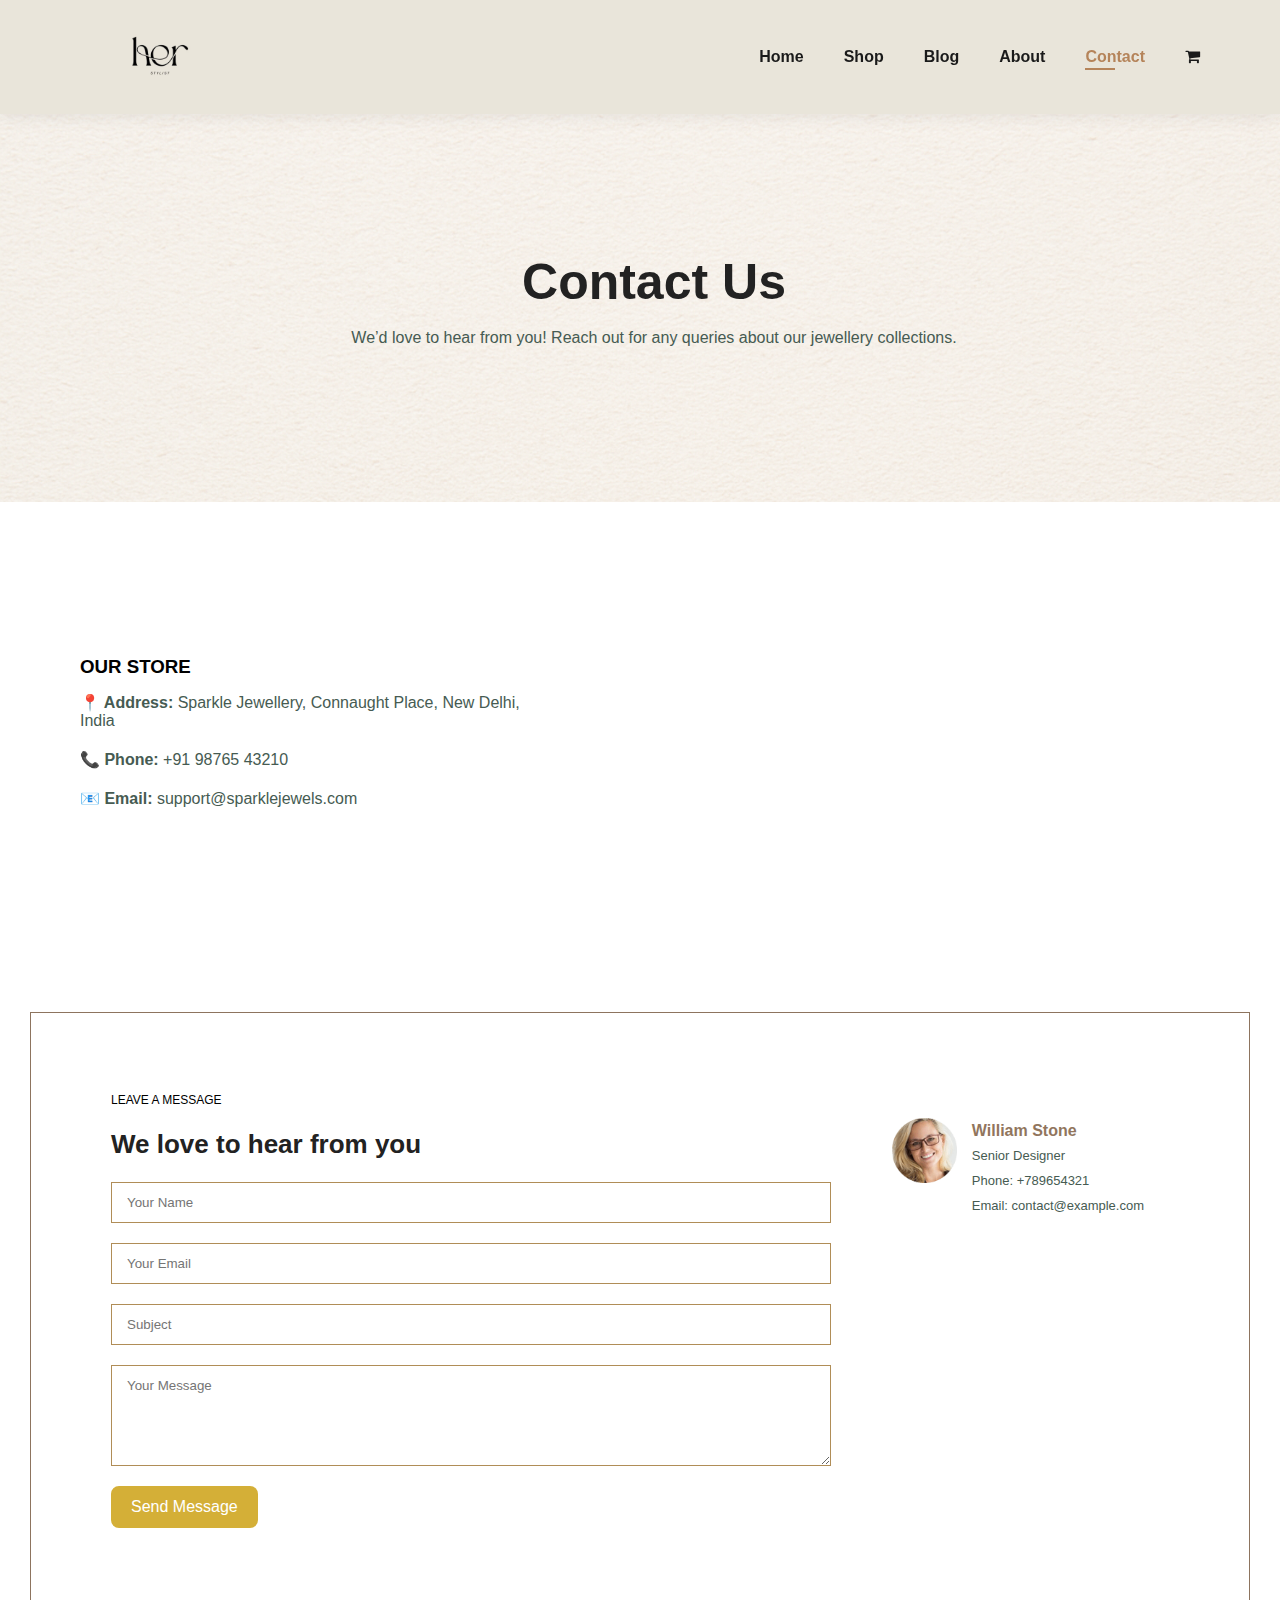
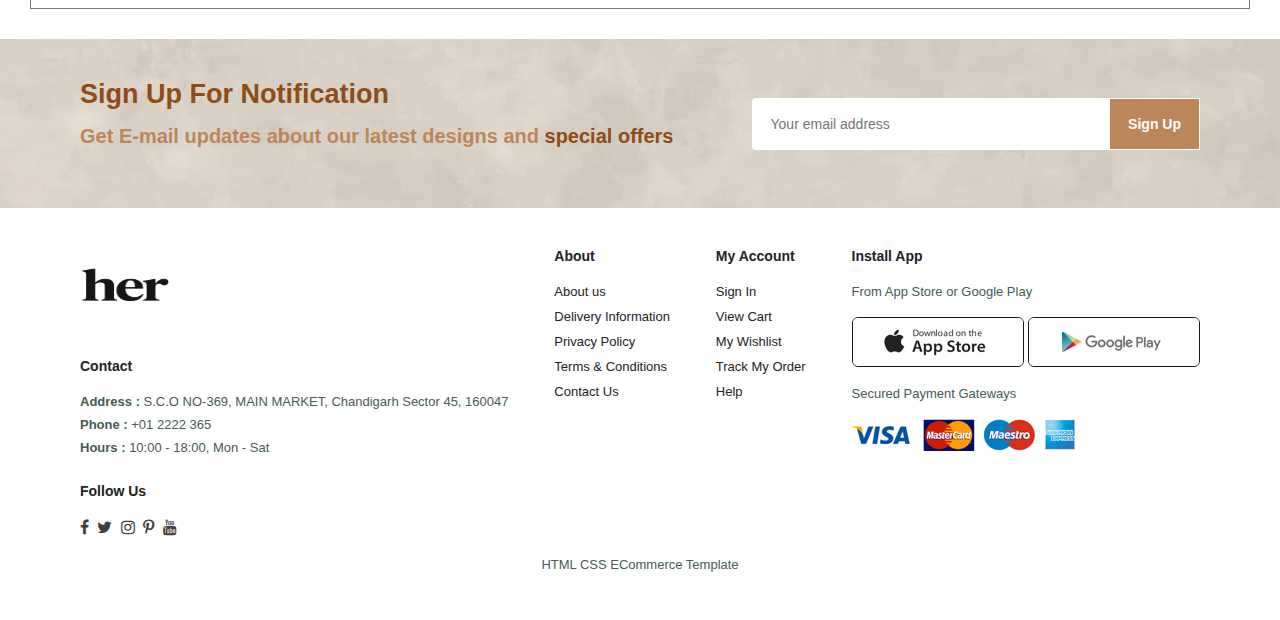
<file: contact.html>
<!DOCTYPE html>
<html lang="en">
<head>
    <meta charset="UTF-8">
    <meta name="viewport" content="width=device-width, initial-scale=1.0">
    <title>Jewellery website</title>
    <link rel="stylesheet" href="https://cdnjs.cloudflare.com/ajax/libs/font-awesome/4.7.0/css/font-awesome.min.css">
    <link rel="stylesheet" href="style.css">
</head>
<body>
   <section id="header">
    <a href="#"><img src="images\logo.jpg" height=100px class="logo" alt=""></a>

    <div>
        <ul id="navbar">
        <li><a href="index.html">Home</a></li>
        <li><a  href="shop.html">Shop</a></li>
        <li><a href="blog.html">Blog</a></li>
        <li><a  href="about.html">About</a></li>
        <li><a class="active" href="contact.html">Contact</a></li>
        <li id="lg-bag"><a href="cart.html"><i class="fa fa-shopping-cart"></i></a></li>
        <a href="#" id="close"><i class="fa fa-times"></i></a>
        </ul>
    </div>
    <div id="mobile">
        <a href="cart.html"><i class="fa fa-shopping-cart"></i></a>
        <i id="bar" class="fa fa-outdent"></i>
    </div>
    
   </section>
   <section id="page-header" class="about-header">
   <h1>Contact Us</h1>
   <p>We’d love to hear from you! Reach out for 
    any queries about our jewellery collections.</p>
    
   </section>
  <section id="contact-details" class="section-p1">
    <div class="details">
        <h3>OUR STORE</h3>
        <p><strong>📍 Address:</strong> Sparkle Jewellery, Connaught Place, New Delhi, India</p>
      <p><strong>📞 Phone:</strong> +91 98765 43210</p>
      <p><strong>📧 Email:</strong> support@sparklejewels.com</p>
    </div>
    <div class="map">
        <iframe src="https://www.google.com/maps/embed?pb=!1m18!1m12!1m3!1d3445.7615952146684!2d77.99842857539984!3d30.272373274809727!2m3!1f0!2f0!3f0!3m2!1i1024!2i768!4f13.1!3m3!1m2!1s0x39092bca3fc0ccf3%3A0xd19900de8c24dbee!2sGraphic%20Era%20Hill%20University%20%7C%20Best%20University%20in%20Dehradun%20Uttarakhand!5e0!3m2!1sen!2sin!4v1757116685401!5m2!1sen!2sin"  style="border:0;" allowfullscreen="" loading="lazy" referrerpolicy="no-referrer-when-downgrade"></iframe>
    </div>
  </section>
  <section id="form-details">
    <form action="">
        <span>LEAVE A MESSAGE</span>
        <h2>We love to hear from you</h2>
        <input type="text" id="name" placeholder="Your Name" required>
        <input type="email" id="email" placeholder="Your Email" required>
        <input type="text" id="subject" placeholder="Subject" required>
        <textarea id="message" rows="5" placeholder="Your Message" required></textarea>
        <button >Send Message</button>
      </form>
      <div class="people">
        <div>
            <img src="images/people.png" alt="">
            <p><span> William Stone</span> Senior Designer <br> Phone: +789654321
            <br> Email: contact@example.com</p>
        </div>
      </div>
  </section>
   <section id="newsletter" class="section-p1">
    <div class="newstext">
        <h4>Sign Up For Notification</h4>
        <p>Get E-mail updates about our latest designs and <span>special offers</span></p>
    </div>
    <div class="form">
        <input type="text" placeholder="Your email address">
        <button class="normal">Sign Up</button>
    </div>
   </section>
   <footer class="section-p1">
    <div class="col">
        <img class="logo "src="images/logo4.png" width="100" height="80"  alt="">
        <h4>Contact</h4>
        <p><strong>Address : </strong>  S.C.O NO-369,
             MAIN MARKET, Chandigarh Sector 45, 
             160047</p>
        <p><strong>Phone : </strong> +01 2222 365</p>
       <p><strong>Hours : </strong> 10:00 - 18:00, Mon - Sat</p>
       <div class="follow">
        <h4>Follow Us</h4>
        <div class="icon">
            <i class="fa fa-facebook"></i>
            <i class="fa fa-twitter"></i>
            <i class="fa fa-instagram"></i>
            <i class="fa fa-pinterest-p"></i>
            <i class="fa fa-youtube"></i>
        </div>
       </div>
    </div>
    <div class="col">
        <h4>About</h4>
        <a href="#">About us</a>
        <a href="#">Delivery Information</a>
        <a href="#">Privacy Policy</a>
        <a href="#">Terms & Conditions</a>
        <a href="#">Contact Us</a>
    </div>
    <div class="col">
        <h4>My Account</h4>
        <a href="#">Sign In</a>
        <a href="#">View Cart</a>
        <a href="#">My Wishlist</a>
        <a href="#">Track My Order</a>
        <a href="#">Help</a>
    </div>
    <div class="col install">
        <h4>Install App</h4>
        <p>From App Store or Google Play</p>
        <div class="row">
            <img src="images/app.jpg" alt="">
            <img src="images/play.jpg" alt="">
        </div>
        <p>Secured Payment Gateways</p>
        <img src="images/pay.png" alt=""> 
    </div>
    <div class="copyright">
        <p>HTML CSS ECommerce Template</p>
    </div>
   </footer>
   <script src="script.js"></script>
</body>
</html>
</file>
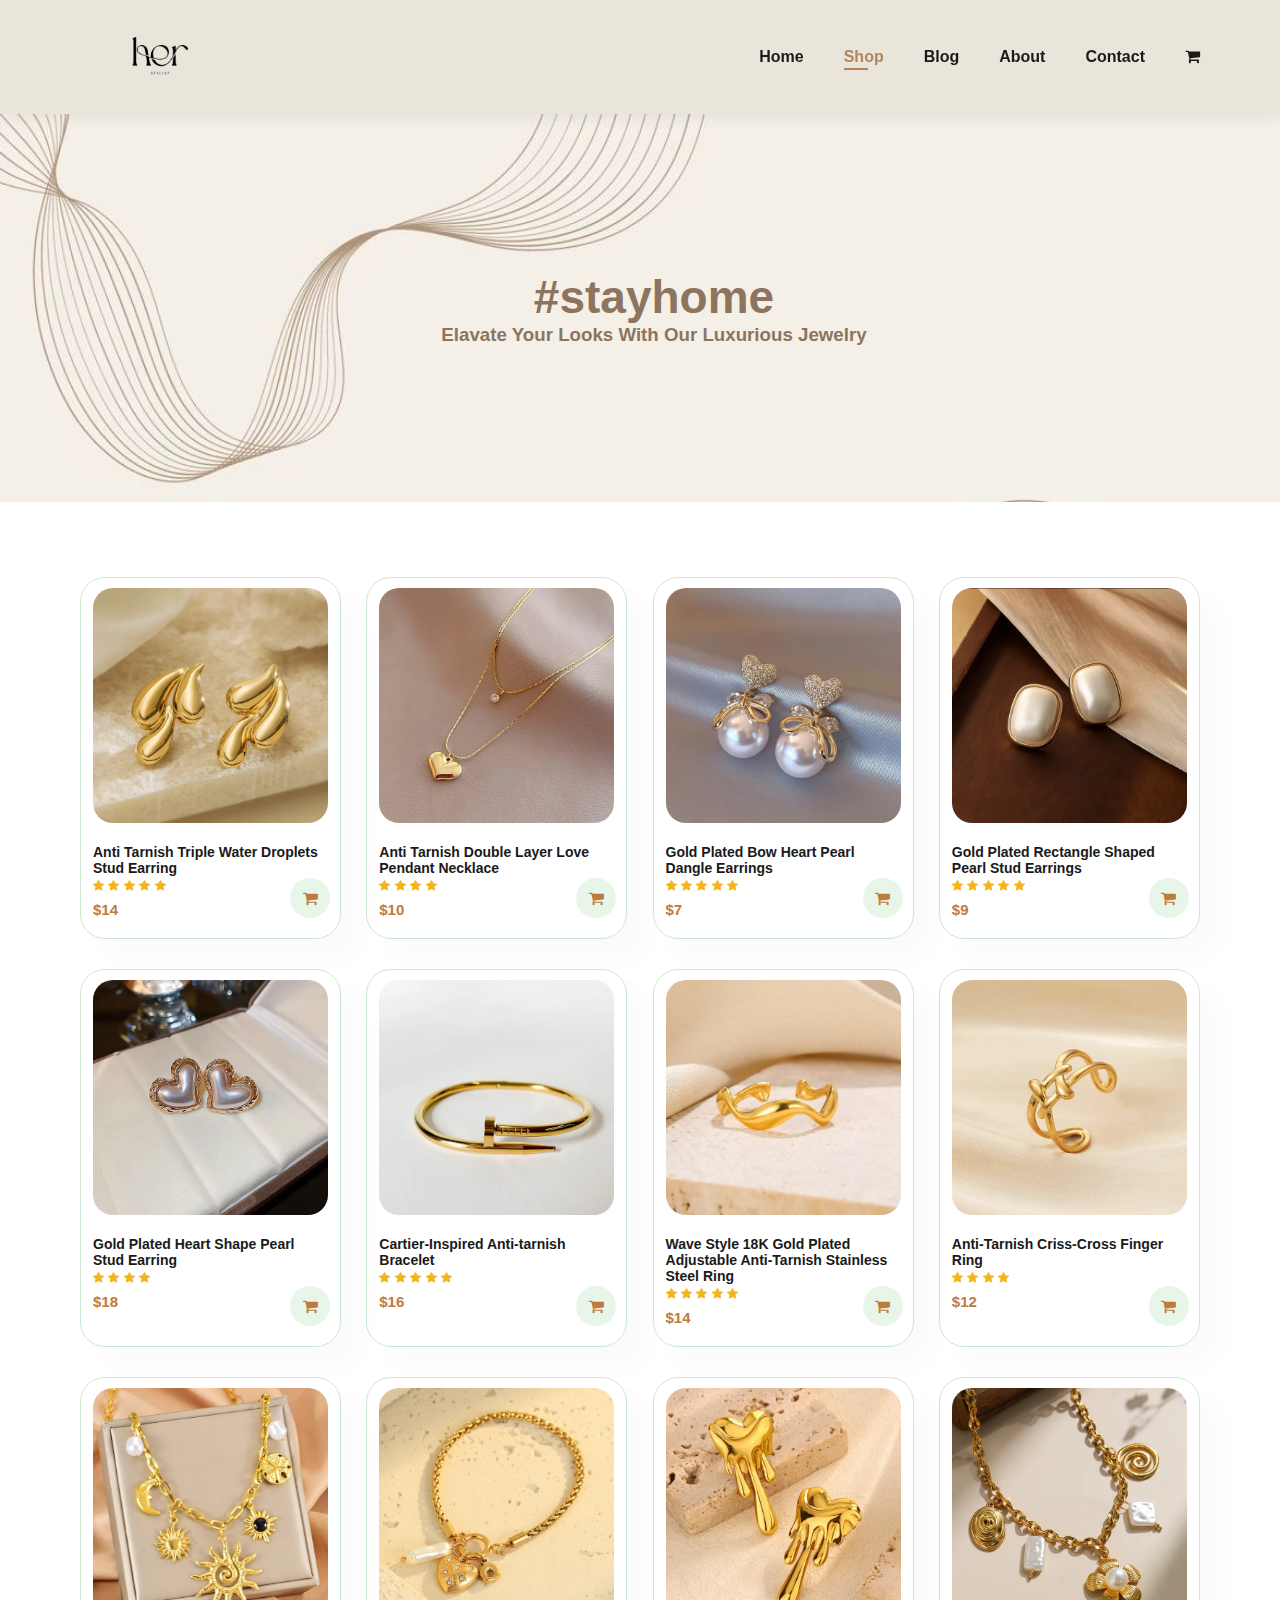
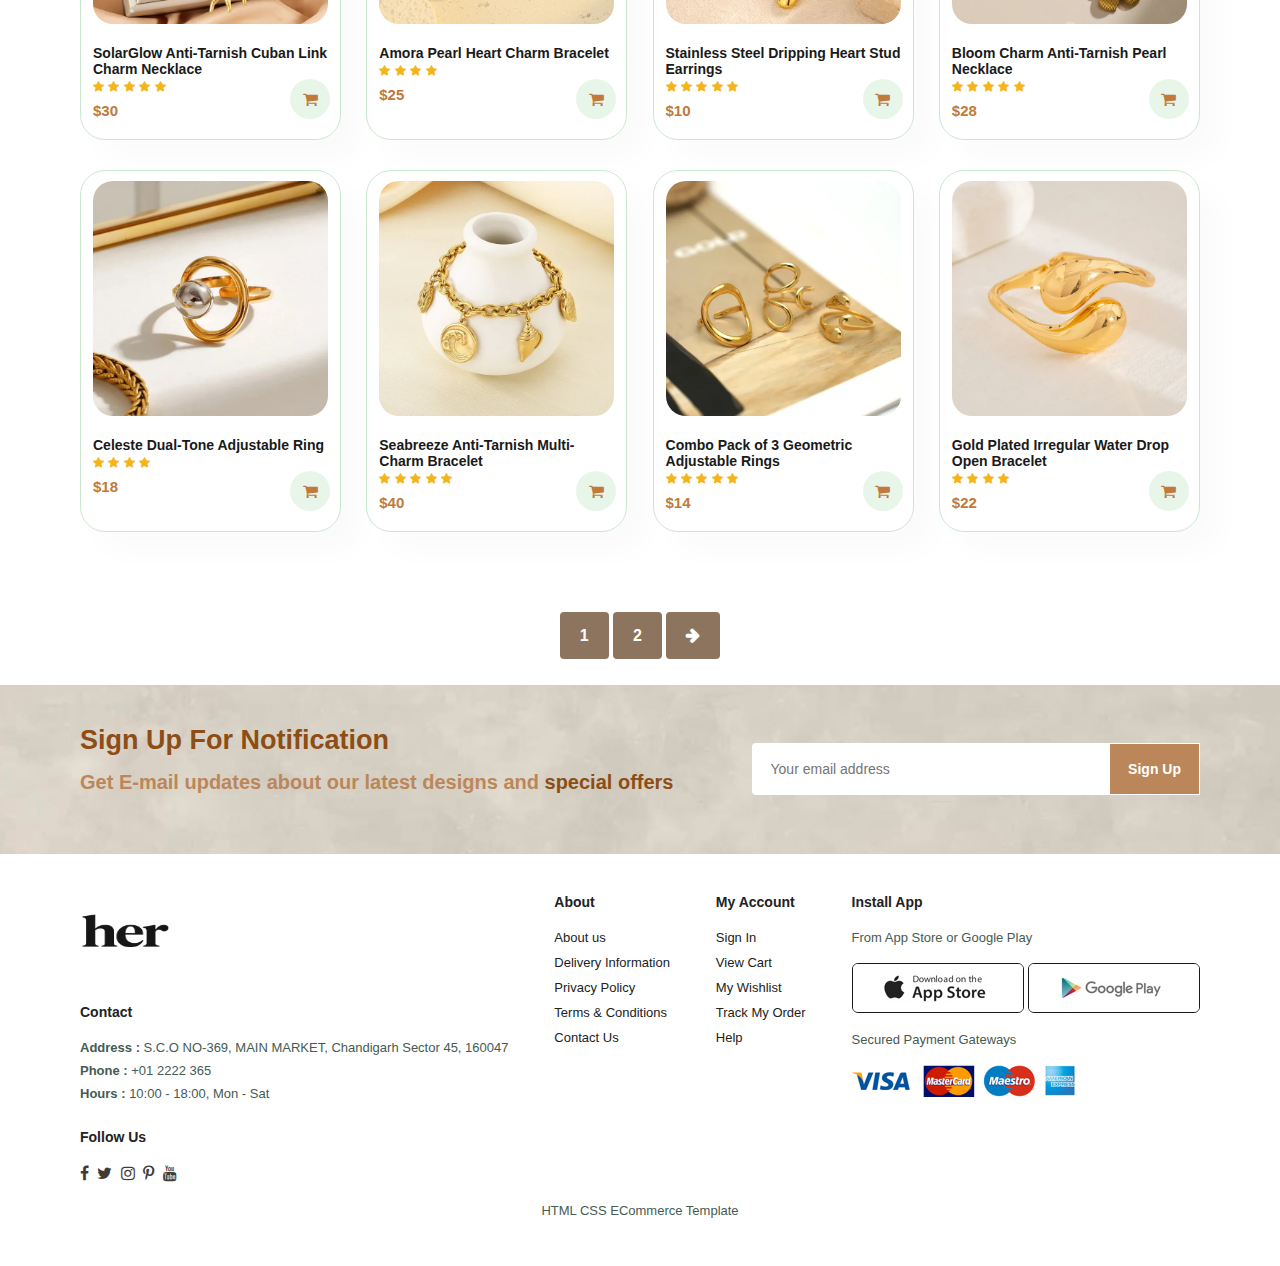
<file: shop.html>
<!DOCTYPE html>
<html lang="en">
<head>
    <meta charset="UTF-8">
    <meta name="viewport" content="width=device-width, initial-scale=1.0">
    <title>Jewellery website</title>
    <link rel="stylesheet" href="https://cdnjs.cloudflare.com/ajax/libs/font-awesome/4.7.0/css/font-awesome.min.css">
    <link rel="stylesheet" href="style.css">
</head>
<body>
   <section id="header">
    <a href="#"><img src="images\logo.jpg" height=100px class="logo" alt=""></a>

    <div>
        <ul id="navbar">
        <li><a href="index.html">Home</a></li>
        <li><a class="active" href="shop.html">Shop</a></li>
        <li><a href="blog.html">Blog</a></li>
        <li><a href="about.html">About</a></li>
        <li><a href="contact.html">Contact</a></li>
        <li id="lg-bag"><a href="cart.html"><i class="fa fa-shopping-cart"></i></a></li>
        <a href="#" id="close"><i class="fa fa-times"></i></a>
        </ul>
    </div>
    <div id="mobile">
        <a href="cart.html"><i class="fa fa-shopping-cart"></i></a>
        <i id="bar" class="fa fa-outdent"></i>
    </div>
    
   </section>
   <section id="page-header">
    <h2>#stayhome</h2>
    <h3>Elavate Your Looks With Our Luxurious Jewelry</h3>
   </section>
   <section id="product1" class="section-p1" color: #d68137;>
       <div class="pro-container">
        <div class="pro" onclick="window.location.href='sproduct.html';">
            <img src="images/t2.webp" alt="">
            <div class="des">
                <h5>Anti Tarnish Triple Water Droplets Stud Earring</h5>
                <div class="star">
                    <i class="fa fa-star"></i>
                     <i class="fa fa-star"></i>
                      <i class="fa fa-star"></i>
                       <i class="fa fa-star"></i>
                        <i class="fa fa-star"></i>
                </div>
                <h4>$14</h4>
            </div>
           <a href="#"><i class="fa fa-shopping-cart cart"></i></a>
        </div>
        <div class="pro" onclick="window.location.href='sproduct1.html';">
            <img src="images/t10.jpeg" alt="">
            <div class="des">
                <h5>Anti Tarnish Double Layer Love Pendant Necklace</h5>
                <div class="star">
                    <i class="fa fa-star"></i>
                     <i class="fa fa-star"></i>
                      <i class="fa fa-star"></i>
                       <i class="fa fa-star"></i>
                        
                </div>
                <h4>$10</h4>
            </div>
           <a href="#"><i class="fa fa-shopping-cart cart"></i></a>
        </div>
        <div class="pro" onclick="window.location.href='sproduct2.html';">
            <img src="images/t11.jpeg" alt="">
            <div class="des">
                <h5>Gold Plated Bow Heart Pearl Dangle Earrings</h5>
                <div class="star">
                    <i class="fa fa-star"></i>
                     <i class="fa fa-star"></i>
                      <i class="fa fa-star"></i>
                       <i class="fa fa-star"></i>
                        <i class="fa fa-star"></i>
                </div>
                <h4>$7</h4>
            </div>
           <a href="#"><i class="fa fa-shopping-cart cart"></i></a>
        </div>
        <div class="pro" onclick="window.location.href='sproduct3.html';">
            <img src="images/t6.webp" alt="">
            <div class="des">
                <h5>Gold Plated Rectangle Shaped Pearl Stud Earrings</h5>
                <div class="star">
                    <i class="fa fa-star"></i>
                     <i class="fa fa-star"></i>
                      <i class="fa fa-star"></i>
                       <i class="fa fa-star"></i>
                        <i class="fa fa-star"></i>
                </div>
                <h4>$9</h4>
            </div>
           <a href="#"><i class="fa fa-shopping-cart cart"></i></a>
        </div>
        <div class="pro" onclick="window.location.href='sproduct4.html';">
            <img src="images/t7.webp" alt="">
            <div class="des">
                <h5>Gold Plated Heart Shape Pearl Stud Earring</h5>
                <div class="star">
                    <i class="fa fa-star"></i>
                     <i class="fa fa-star"></i>
                      <i class="fa fa-star"></i>
                       <i class="fa fa-star"></i>
                       
                </div>
                <h4>$18</h4>
            </div>
           <a href="#"><i class="fa fa-shopping-cart cart"></i></a>
        </div>
        <div class="pro" onclick="window.location.href='sproduct5.html';">
            <img src="images/t9.webp" alt="">
            <div class="des">
                <h5>Cartier-Inspired Anti-tarnish Bracelet</h5>
                <div class="star">
                    <i class="fa fa-star"></i>
                     <i class="fa fa-star"></i>
                      <i class="fa fa-star"></i>
                       <i class="fa fa-star"></i>
                        <i class="fa fa-star"></i>
                </div>
                <h4>$16</h4>
            </div>
           <a href="#"><i class="fa fa-shopping-cart cart"></i></a>
        </div>
        <div class="pro" onclick="window.location.href='sproduct6.html';">
            <img src="images/t3.webp" alt="">
            <div class="des">
                <h5>Wave Style 18K Gold Plated Adjustable Anti-Tarnish Stainless Steel Ring</h5>
                <div class="star">
                    <i class="fa fa-star"></i>
                     <i class="fa fa-star"></i>
                      <i class="fa fa-star"></i>
                       <i class="fa fa-star"></i>
                        <i class="fa fa-star"></i>
                </div>
                <h4>$14</h4>
            </div>
           <a href="#"><i class="fa fa-shopping-cart cart"></i></a>
        </div>
        <div class="pro" onclick="window.location.href='sproduct7.html';">
            <img src="images/t42.webp" alt="">
            <div class="des">
                <h5>Anti-Tarnish Criss-Cross Finger Ring</h5>
                <div class="star">
                    <i class="fa fa-star"></i>
                     <i class="fa fa-star"></i>
                      <i class="fa fa-star"></i>
                       <i class="fa fa-star"></i>
                        
                </div>
                <h4>$12</h4>
            </div>
           <a href="#"><i class="fa fa-shopping-cart cart"></i></a>
        </div>
        <div class="pro">
            <img src="images/n1.webp" alt="">
            <div class="des">
                <h5>SolarGlow Anti-Tarnish Cuban Link Charm Necklace</h5>
                <div class="star">
                    <i class="fa fa-star"></i>
                     <i class="fa fa-star"></i>
                      <i class="fa fa-star"></i>
                       <i class="fa fa-star"></i>
                        <i class="fa fa-star"></i>
                </div>
                <h4>$30</h4>
            </div>
           <a href="#"><i class="fa fa-shopping-cart cart"></i></a>
        </div>
        <div class="pro">
            <img src="images/n2.webp" alt="">
            <div class="des">
                <h5>Amora Pearl Heart Charm Bracelet </h5>
                <div class="star">
                    <i class="fa fa-star"></i>
                     <i class="fa fa-star"></i>
                      <i class="fa fa-star"></i>
                       <i class="fa fa-star"></i>
                        
                </div>
                <h4>$25</h4>
            </div>
           <a href="#"><i class="fa fa-shopping-cart cart"></i></a>
        </div>
        <div class="pro">
            <img src="images/n3.webp" alt="">
            <div class="des">
                <h5>Stainless Steel Dripping Heart Stud Earrings</h5>
                <div class="star">
                    <i class="fa fa-star"></i>
                     <i class="fa fa-star"></i>
                      <i class="fa fa-star"></i>
                       <i class="fa fa-star"></i>
                        <i class="fa fa-star"></i>
                </div>
                <h4>$10</h4>
            </div>
           <a href="#"><i class="fa fa-shopping-cart cart"></i></a>
        </div>
        <div class="pro">
            <img src="images/n4.webp" alt="">
            <div class="des">
                <h5>Bloom Charm Anti-Tarnish Pearl Necklace</h5>
                <div class="star">
                    <i class="fa fa-star"></i>
                     <i class="fa fa-star"></i>
                      <i class="fa fa-star"></i>
                       <i class="fa fa-star"></i>
                        <i class="fa fa-star"></i>
                </div>
                <h4>$28</h4>
            </div>
           <a href="#"><i class="fa fa-shopping-cart cart"></i></a>
        </div>
        <div class="pro">
            <img src="images/n5.webp" alt="">
            <div class="des">
                <h5>Celeste Dual-Tone Adjustable Ring </h5>
                <div class="star">
                    <i class="fa fa-star"></i>
                     <i class="fa fa-star"></i>
                      <i class="fa fa-star"></i>
                       <i class="fa fa-star"></i>
                       
                </div>
                <h4>$18</h4>
            </div>
           <a href="#"><i class="fa fa-shopping-cart cart"></i></a>
        </div>
        <div class="pro">
            <img src="images/n6.webp" alt="">
            <div class="des">
                <h5>Seabreeze Anti-Tarnish Multi-Charm Bracelet</h5>
                <div class="star">
                    <i class="fa fa-star"></i>
                     <i class="fa fa-star"></i>
                      <i class="fa fa-star"></i>
                       <i class="fa fa-star"></i>
                        <i class="fa fa-star"></i>
                </div>
                <h4>$40</h4>
            </div>
           <a href="#"><i class="fa fa-shopping-cart cart"></i></a>
        </div>
        <div class="pro">
            <img src="images/n7.webp" alt="">
            <div class="des">
                <h5>Combo Pack of 3 Geometric Adjustable Rings</h5>
                <div class="star">
                    <i class="fa fa-star"></i>
                     <i class="fa fa-star"></i>
                      <i class="fa fa-star"></i>
                       <i class="fa fa-star"></i>
                        <i class="fa fa-star"></i>
                </div>
                <h4>$14</h4>
            </div>
           <a href="#"><i class="fa fa-shopping-cart cart"></i></a>
        </div>
        <div class="pro">
            <img src="images/n8.webp" alt="">
            <div class="des">
                <h5>Gold Plated Irregular Water Drop Open Bracelet</h5>
                <div class="star">
                    <i class="fa fa-star"></i>
                     <i class="fa fa-star"></i>
                      <i class="fa fa-star"></i>
                       <i class="fa fa-star"></i>
                        
                </div>
                <h4>$22</h4>
            </div>
           <a href="#"><i class="fa fa-shopping-cart cart"></i></a>
        </div>
       </div>
   </section>
   <section id="pagination" class="section-p1">
    <a href="#">1</a>
    <a href="#">2</a>
    <a href="#"><i class="fa fa-arrow-right"></i></a>
   </section>
   <section id="newsletter" class="section-p1">
    <div class="newstext">
        <h4>Sign Up For Notification</h4>
        <p>Get E-mail updates about our latest designs and <span>special offers</span></p>
    </div>
    <div class="form">
        <input type="text" placeholder="Your email address">
        <button class="normal">Sign Up</button>
    </div>
   </section>
   <footer class="section-p1">
    <div class="col">
        <img class="logo "src="images/logo4.png" width="100" height="80"  alt="">
        <h4>Contact</h4>
        <p><strong>Address : </strong>  S.C.O NO-369,
             MAIN MARKET, Chandigarh Sector 45, 
             160047</p>
        <p><strong>Phone : </strong> +01 2222 365</p>
       <p><strong>Hours : </strong> 10:00 - 18:00, Mon - Sat</p>
       <div class="follow">
        <h4>Follow Us</h4>
        <div class="icon">
            <i class="fa fa-facebook"></i>
            <i class="fa fa-twitter"></i>
            <i class="fa fa-instagram"></i>
            <i class="fa fa-pinterest-p"></i>
            <i class="fa fa-youtube"></i>
        </div>
       </div>
    </div>
    <div class="col">
        <h4>About</h4>
        <a href="#">About us</a>
        <a href="#">Delivery Information</a>
        <a href="#">Privacy Policy</a>
        <a href="#">Terms & Conditions</a>
        <a href="#">Contact Us</a>
    </div>
    <div class="col">
        <h4>My Account</h4>
        <a href="#">Sign In</a>
        <a href="#">View Cart</a>
        <a href="#">My Wishlist</a>
        <a href="#">Track My Order</a>
        <a href="#">Help</a>
    </div>
    <div class="col install">
        <h4>Install App</h4>
        <p>From App Store or Google Play</p>
        <div class="row">
            <img src="images/app.jpg" alt="">
            <img src="images/play.jpg" alt="">
        </div>
        <p>Secured Payment Gateways</p>
        <img src="images/pay.png" alt=""> 
    </div>
    <div class="copyright">
        <p>HTML CSS ECommerce Template</p>
    </div>
   </footer>
   <script src="script.js"></script>
</body>
</html>
</file>
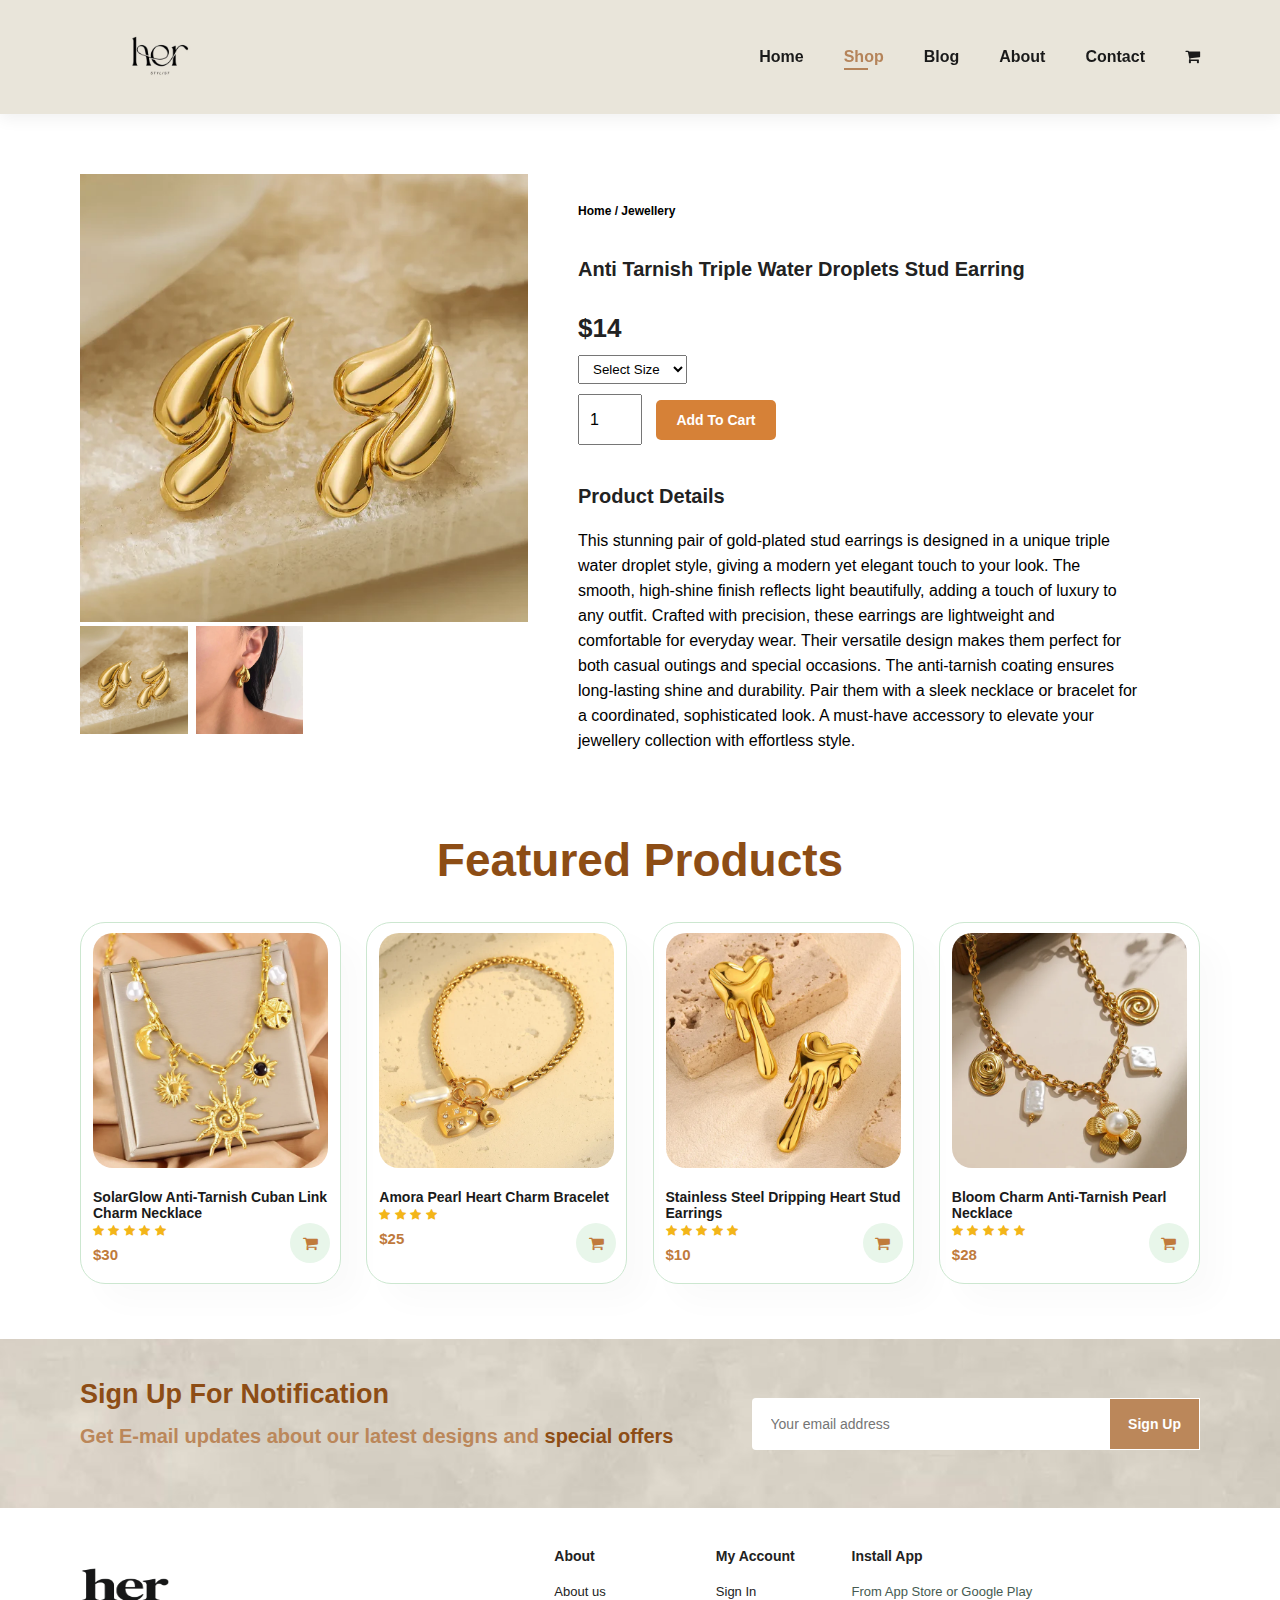
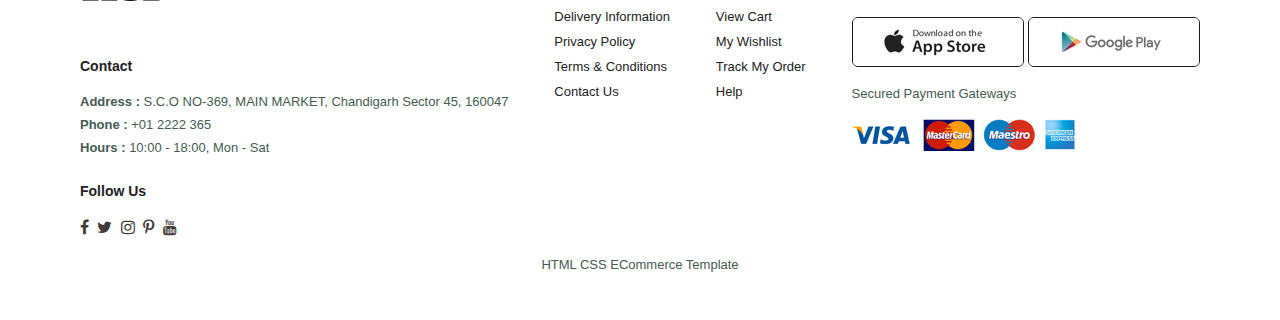
<file: sproduct.html>
<!DOCTYPE html>
<html lang="en">
<head>
    <meta charset="UTF-8">
    <meta name="viewport" content="width=device-width, initial-scale=1.0">
    <title>Jewellery website</title>
    <link rel="stylesheet" href="https://cdnjs.cloudflare.com/ajax/libs/font-awesome/4.7.0/css/font-awesome.min.css">
    <link rel="stylesheet" href="style.css">
</head>
<body>
   <section id="header">
    <a href="#"><img src="images\logo.jpg" height=100px class="logo" alt=""></a>

    <div>
        <ul id="navbar">
        <li><a href="index.html">Home</a></li>
        <li><a class="active" href="shop.html">Shop</a></li>
        <li><a href="blog.html">Blog</a></li>
        <li><a href="about.html">About</a></li>
        <li><a href="contact.html">Contact</a></li>
        <li id="lg-bag"><a href="cart.html"><i class="fa fa-shopping-cart"></i></a></li>
        <a href="#" id="close"><i class="fa fa-times"></i></a>
        </ul>
    </div>
    <div id="mobile">
        <a href="cart.html"><i class="fa fa-shopping-cart"></i></a>
        <i id="bar" class="fa fa-outdent"></i>
    </div>
    
   </section>
   <section id="prodetails" class="section-p1">
    <div class="single-pro-image">
        <img src="images/t2.webp" width="100%" id="MainImg" alt="">

        <div class="small-img-group">
            <div class="small-img-col">
                <img src="images/t2.webp" width="100%" class="small-img" alt="">
            </div>
            <div class="small-img-col">
                <img src="images/t21.webp" width="100%" class="small-img" alt="">
            </div>
            
        </div>
    </div>
    <div class="single-pro-details">
        <h6>Home / Jewellery</h6>
        <h4>Anti Tarnish Triple Water Droplets Stud Earring</h4>
        <h2>$14</h2>
        <select>
            <option>Select Size</option>
             <option>One-size</option>
        </select>
        <input type="number" value="1">
        <button class="normal" >Add To Cart</button>
        
        <h4>Product Details</h4>
        <span>This stunning pair of gold-plated stud earrings is designed in a unique triple water droplet style, giving a modern yet elegant touch to your look.
The smooth, high-shine finish reflects light beautifully, adding a touch of luxury to any outfit.
Crafted with precision, these earrings are lightweight and comfortable for everyday wear.
Their versatile design makes them perfect for both casual outings and special occasions.
The anti-tarnish coating ensures long-lasting shine and durability.
Pair them with a sleek necklace or bracelet for a coordinated, sophisticated look.
A must-have accessory to elevate your jewellery collection with effortless style.</span>
    </div>
   </section>
   <section id="product1" class="section-p1" color: #d68137;>
    <h2>Featured Products</h2> 
    
       <div class="pro-container">
        <div class="pro">
            <img src="images/n1.webp" alt="">
            <div class="des">
                <h5>SolarGlow Anti-Tarnish Cuban Link Charm Necklace</h5>
                <div class="star">
                    <i class="fa fa-star"></i>
                     <i class="fa fa-star"></i>
                      <i class="fa fa-star"></i>
                       <i class="fa fa-star"></i>
                        <i class="fa fa-star"></i>
                </div>
                <h4>$30</h4>
            </div>
           <a href="#"><i class="fa fa-shopping-cart cart"></i></a>
        </div>
        <div class="pro">
            <img src="images/n2.webp" alt="">
            <div class="des">
                <h5>Amora Pearl Heart Charm Bracelet </h5>
                <div class="star">
                    <i class="fa fa-star"></i>
                     <i class="fa fa-star"></i>
                      <i class="fa fa-star"></i>
                       <i class="fa fa-star"></i>
                        
                </div>
                <h4>$25</h4>
            </div>
           <a href="#"><i class="fa fa-shopping-cart cart"></i></a>
        </div>
        <div class="pro">
            <img src="images/n3.webp" alt="">
            <div class="des">
                <h5>Stainless Steel Dripping Heart Stud Earrings</h5>
                <div class="star">
                    <i class="fa fa-star"></i>
                     <i class="fa fa-star"></i>
                      <i class="fa fa-star"></i>
                       <i class="fa fa-star"></i>
                        <i class="fa fa-star"></i>
                </div>
                <h4>$10</h4>
            </div>
           <a href="#"><i class="fa fa-shopping-cart cart"></i></a>
        </div>
        <div class="pro">
            <img src="images/n4.webp" alt="">
            <div class="des">
                <h5>Bloom Charm Anti-Tarnish Pearl Necklace</h5>
                <div class="star">
                    <i class="fa fa-star"></i>
                     <i class="fa fa-star"></i>
                      <i class="fa fa-star"></i>
                       <i class="fa fa-star"></i>
                        <i class="fa fa-star"></i>
                </div>
                <h4>$28</h4>
            </div>
           <a href="#"><i class="fa fa-shopping-cart cart"></i></a>
        </div>
        
    
   </section>
   <section id="newsletter" class="section-p1">
    <div class="newstext">
        <h4>Sign Up For Notification</h4>
        <p>Get E-mail updates about our latest designs and <span>special offers</span></p>
    </div>
    <div class="form">
        <input type="text" placeholder="Your email address">
        <button class="normal">Sign Up</button>
    </div>
   </section>
   <footer class="section-p1">
    <div class="col">
        <img class="logo "src="images/logo4.png" width="100" height="80"  alt="">
        <h4>Contact</h4>
        <p><strong>Address : </strong>  S.C.O NO-369,
             MAIN MARKET, Chandigarh Sector 45, 
             160047</p>
        <p><strong>Phone : </strong> +01 2222 365</p>
       <p><strong>Hours : </strong> 10:00 - 18:00, Mon - Sat</p>
       <div class="follow">
        <h4>Follow Us</h4>
        <div class="icon">
            <i class="fa fa-facebook"></i>
            <i class="fa fa-twitter"></i>
            <i class="fa fa-instagram"></i>
            <i class="fa fa-pinterest-p"></i>
            <i class="fa fa-youtube"></i>
        </div>
       </div>
    </div>
    <div class="col">
        <h4>About</h4>
        <a href="#">About us</a>
        <a href="#">Delivery Information</a>
        <a href="#">Privacy Policy</a>
        <a href="#">Terms & Conditions</a>
        <a href="#">Contact Us</a>
    </div>
    <div class="col">
        <h4>My Account</h4>
        <a href="#">Sign In</a>
        <a href="#">View Cart</a>
        <a href="#">My Wishlist</a>
        <a href="#">Track My Order</a>
        <a href="#">Help</a>
    </div>
    <div class="col install">
        <h4>Install App</h4>
        <p>From App Store or Google Play</p>
        <div class="row">
            <img src="images/app.jpg" alt="">
            <img src="images/play.jpg" alt="">
        </div>
        <p>Secured Payment Gateways</p>
        <img src="images/pay.png" alt=""> 
    </div>
    <div class="copyright">
        <p>HTML CSS ECommerce Template</p>
    </div>
   </footer>
   <script>
    var MainImg=document.getElementById("MainImg");
    var smallimg=document.getElementsByClassName("small-img");

    smallimg[0].onclick=function(){
        MainImg.src=smallimg[0].src;
    }
    smallimg[1].onclick=function(){
        MainImg.src=smallimg[1].src;
    }
   </script>
   <script src="script.js"></script>
</body>
</html>
</file>
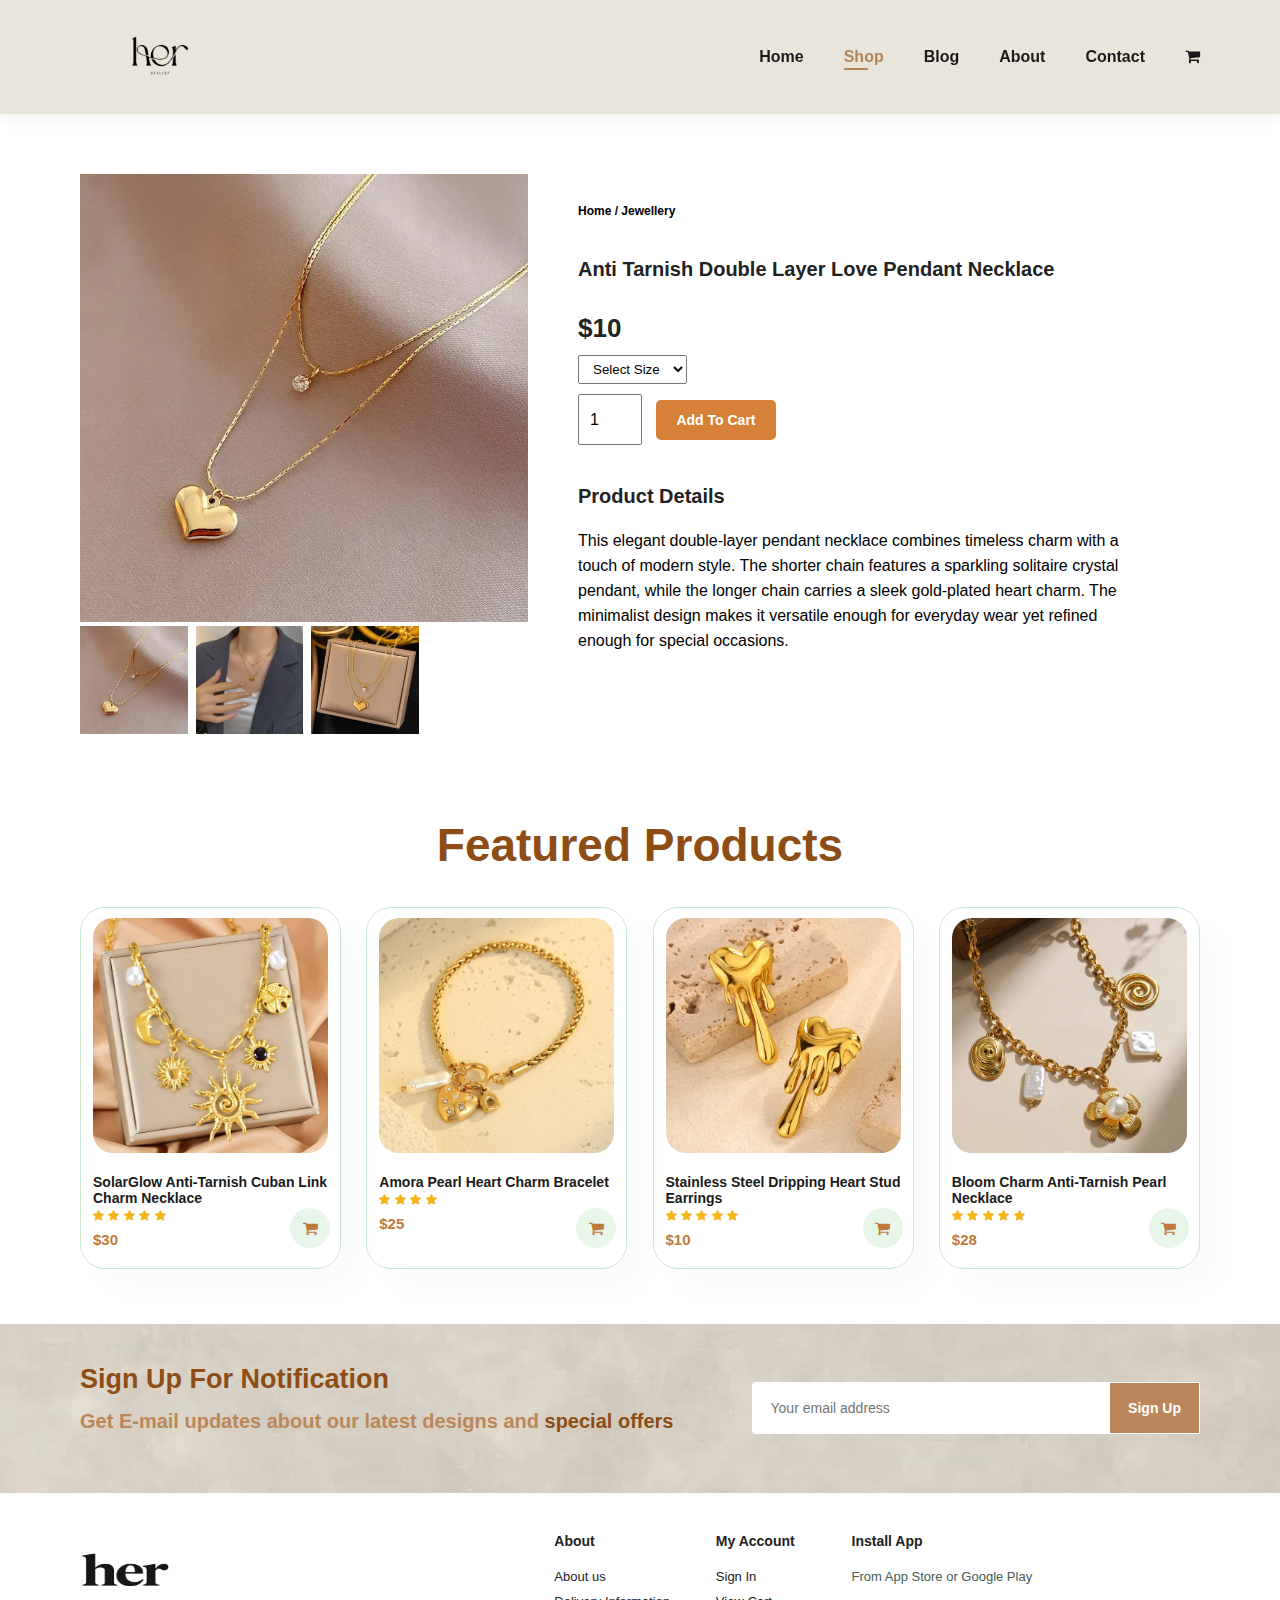
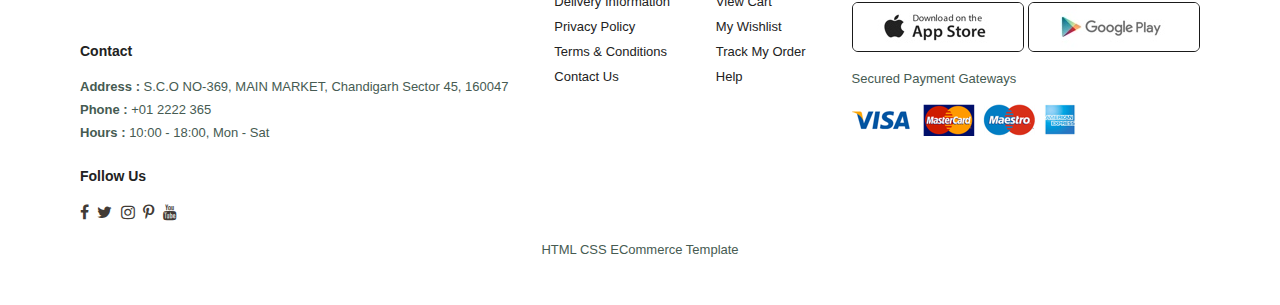
<file: sproduct1.html>
<!DOCTYPE html>
<html lang="en">
<head>
    <meta charset="UTF-8">
    <meta name="viewport" content="width=device-width, initial-scale=1.0">
    <title>Jewellery website</title>
    <link rel="stylesheet" href="https://cdnjs.cloudflare.com/ajax/libs/font-awesome/4.7.0/css/font-awesome.min.css">
    <link rel="stylesheet" href="style.css">
</head>
<body>
   <section id="header">
    <a href="#"><img src="images\logo.jpg" height=100px class="logo" alt=""></a>

    <div>
        <ul id="navbar">
        <li><a href="index.html">Home</a></li>
        <li><a class="active" href="shop.html">Shop</a></li>
        <li><a href="blog.html">Blog</a></li>
        <li><a href="about.html">About</a></li>
        <li><a href="contact.html">Contact</a></li>
        <li id="lg-bag"><a href="cart.html"><i class="fa fa-shopping-cart"></i></a></li>
        <a href="#" id="close"><i class="fa fa-times"></i></a>
        </ul>
    </div>
    <div id="mobile">
        <a href="cart.html"><i class="fa fa-shopping-cart"></i></a>
        <i id="bar" class="fa fa-outdent"></i>
    </div>
    
   </section>
   <section id="prodetails" class="section-p1">
    <div class="single-pro-image">
        <img src="images/t10.jpeg" width="100%" id="MainImg" alt="">

        <div class="small-img-group">
            <div class="small-img-col">
                <img src="images/t10.jpeg" width="100%" class="small-img" alt="">
            </div>
            <div class="small-img-col">
                <img src="images/t101.webp" width="100%" class="small-img" alt="">
            </div>
            <div class="small-img-col">
                <img src="images/t102.avif" width="100%" class="small-img" alt="">
            </div>
            
        </div>
    </div>
    <div class="single-pro-details">
        <h6>Home / Jewellery</h6>
        <h4>Anti Tarnish Double Layer Love Pendant Necklace</h4>
        <h2>$10</h2>
        <select>
            <option>Select Size</option>
             <option>One-size</option>
        </select>
        <input type="number" value="1">
        <button class="normal" >Add To Cart</button>
        
        <h4>Product Details</h4>
        <span>This elegant double-layer pendant necklace combines timeless charm with 
            a touch of modern style. The shorter chain features a sparkling solitaire crystal pendant, 
            while the longer chain carries a sleek gold-plated heart charm. The minimalist design makes it
             versatile enough for everyday wear yet refined enough for special occasions.</span>
    </div>
   </section>
   <section id="product1" class="section-p1" color: #d68137;>
    <h2>Featured Products</h2> 
    
       <div class="pro-container">
        <div class="pro">
            <img src="images/n1.webp" alt="">
            <div class="des">
                <h5>SolarGlow Anti-Tarnish Cuban Link Charm Necklace</h5>
                <div class="star">
                    <i class="fa fa-star"></i>
                     <i class="fa fa-star"></i>
                      <i class="fa fa-star"></i>
                       <i class="fa fa-star"></i>
                        <i class="fa fa-star"></i>
                </div>
                <h4>$30</h4>
            </div>
           <a href="#"><i class="fa fa-shopping-cart cart"></i></a>
        </div>
        <div class="pro">
            <img src="images/n2.webp" alt="">
            <div class="des">
                <h5>Amora Pearl Heart Charm Bracelet </h5>
                <div class="star">
                    <i class="fa fa-star"></i>
                     <i class="fa fa-star"></i>
                      <i class="fa fa-star"></i>
                       <i class="fa fa-star"></i>
                        
                </div>
                <h4>$25</h4>
            </div>
           <a href="#"><i class="fa fa-shopping-cart cart"></i></a>
        </div>
        <div class="pro">
            <img src="images/n3.webp" alt="">
            <div class="des">
                <h5>Stainless Steel Dripping Heart Stud Earrings</h5>
                <div class="star">
                    <i class="fa fa-star"></i>
                     <i class="fa fa-star"></i>
                      <i class="fa fa-star"></i>
                       <i class="fa fa-star"></i>
                        <i class="fa fa-star"></i>
                </div>
                <h4>$10</h4>
            </div>
           <a href="#"><i class="fa fa-shopping-cart cart"></i></a>
        </div>
        <div class="pro">
            <img src="images/n4.webp" alt="">
            <div class="des">
                <h5>Bloom Charm Anti-Tarnish Pearl Necklace</h5>
                <div class="star">
                    <i class="fa fa-star"></i>
                     <i class="fa fa-star"></i>
                      <i class="fa fa-star"></i>
                       <i class="fa fa-star"></i>
                        <i class="fa fa-star"></i>
                </div>
                <h4>$28</h4>
            </div>
           <a href="#"><i class="fa fa-shopping-cart cart"></i></a>
        </div>
        
    
   </section>
   <section id="newsletter" class="section-p1">
    <div class="newstext">
        <h4>Sign Up For Notification</h4>
        <p>Get E-mail updates about our latest designs and <span>special offers</span></p>
    </div>
    <div class="form">
        <input type="text" placeholder="Your email address">
        <button class="normal">Sign Up</button>
    </div>
   </section>
   <footer class="section-p1">
    <div class="col">
        <img class="logo "src="images/logo4.png" width="100" height="80"  alt="">
        <h4>Contact</h4>
        <p><strong>Address : </strong>  S.C.O NO-369,
             MAIN MARKET, Chandigarh Sector 45, 
             160047</p>
        <p><strong>Phone : </strong> +01 2222 365</p>
       <p><strong>Hours : </strong> 10:00 - 18:00, Mon - Sat</p>
       <div class="follow">
        <h4>Follow Us</h4>
        <div class="icon">
            <i class="fa fa-facebook"></i>
            <i class="fa fa-twitter"></i>
            <i class="fa fa-instagram"></i>
            <i class="fa fa-pinterest-p"></i>
            <i class="fa fa-youtube"></i>
        </div>
       </div>
    </div>
    <div class="col">
        <h4>About</h4>
        <a href="#">About us</a>
        <a href="#">Delivery Information</a>
        <a href="#">Privacy Policy</a>
        <a href="#">Terms & Conditions</a>
        <a href="#">Contact Us</a>
    </div>
    <div class="col">
        <h4>My Account</h4>
        <a href="#">Sign In</a>
        <a href="#">View Cart</a>
        <a href="#">My Wishlist</a>
        <a href="#">Track My Order</a>
        <a href="#">Help</a>
    </div>
    <div class="col install">
        <h4>Install App</h4>
        <p>From App Store or Google Play</p>
        <div class="row">
            <img src="images/app.jpg" alt="">
            <img src="images/play.jpg" alt="">
        </div>
        <p>Secured Payment Gateways</p>
        <img src="images/pay.png" alt=""> 
    </div>
    <div class="copyright">
        <p>HTML CSS ECommerce Template</p>
    </div>
   </footer>
   <script>
    var MainImg=document.getElementById("MainImg");
    var smallimg=document.getElementsByClassName("small-img");

    smallimg[0].onclick=function(){
        MainImg.src=smallimg[0].src;
    }
    smallimg[1].onclick=function(){
        MainImg.src=smallimg[1].src;
    }
    smallimg[2].onclick=function(){
        MainImg.src=smallimg[2].src;
    }
   </script>
   <script src="script.js"></script>
</body>
</html>
</file>
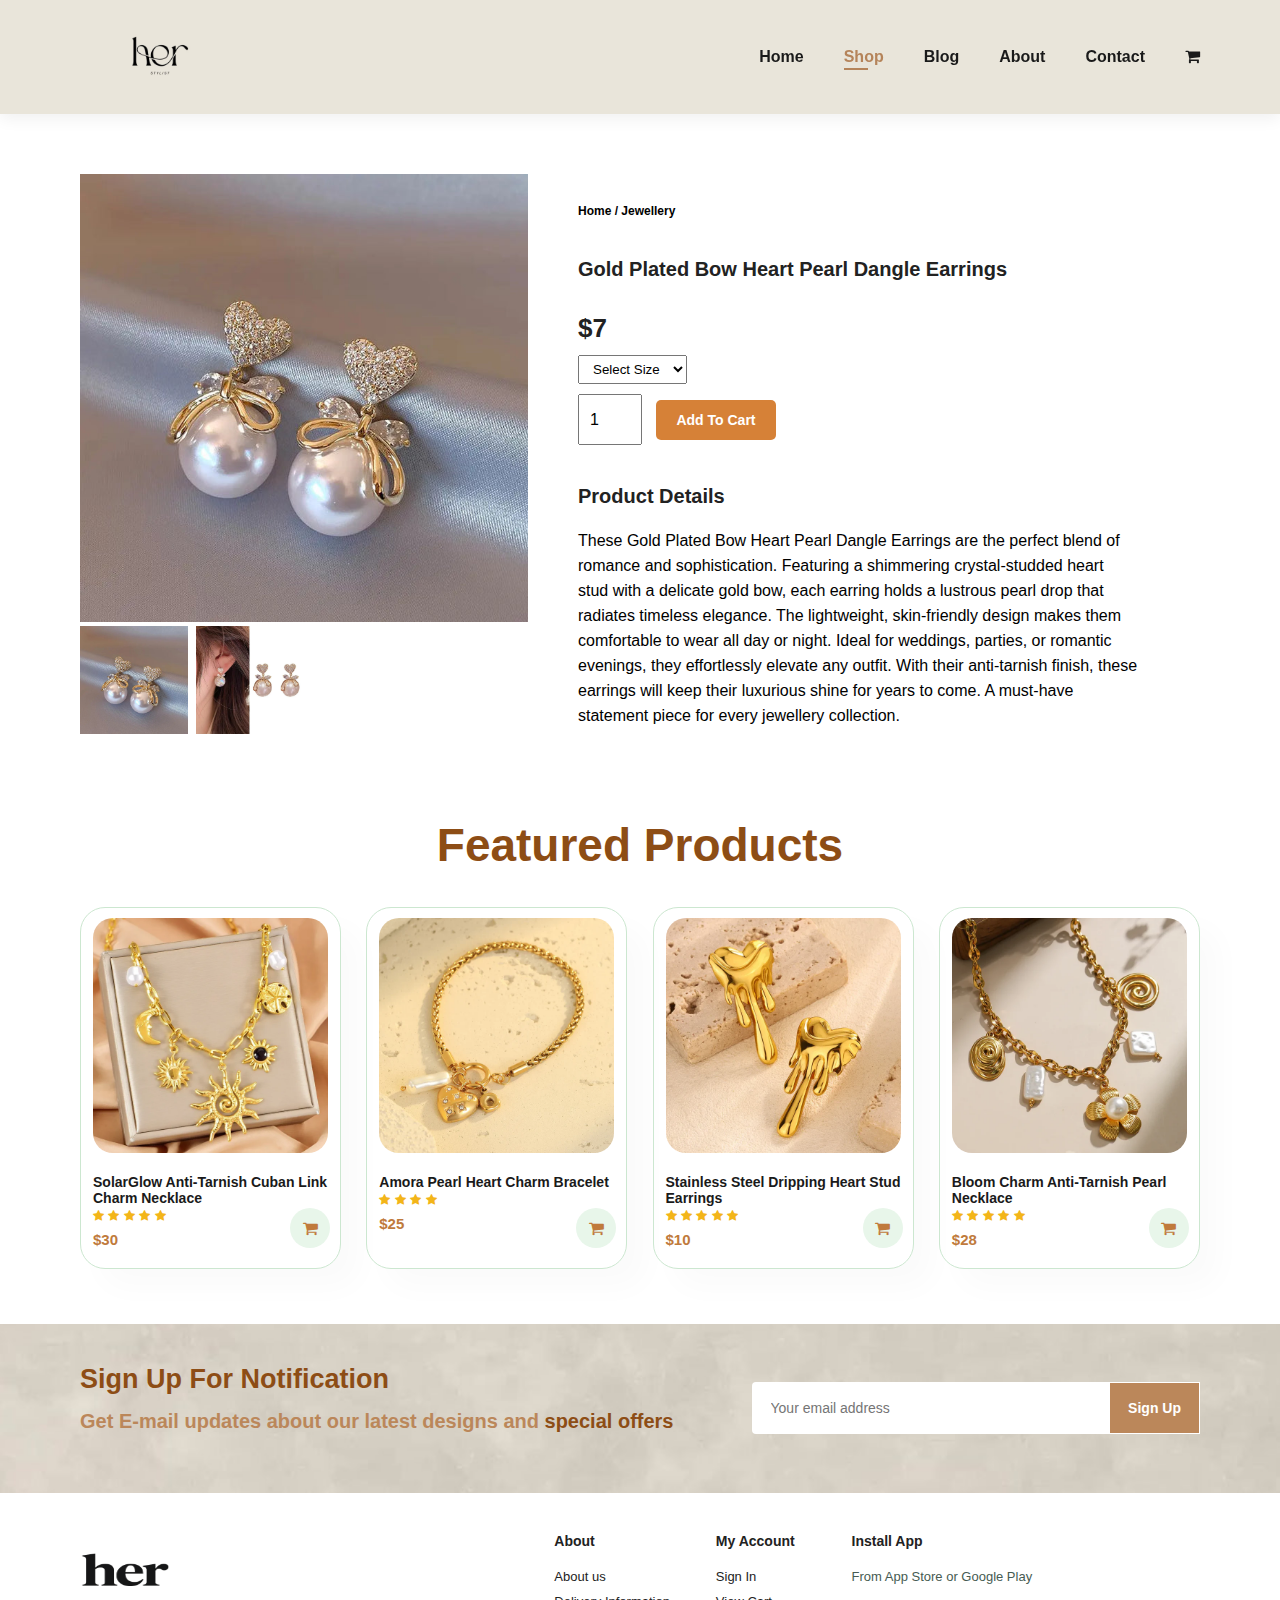
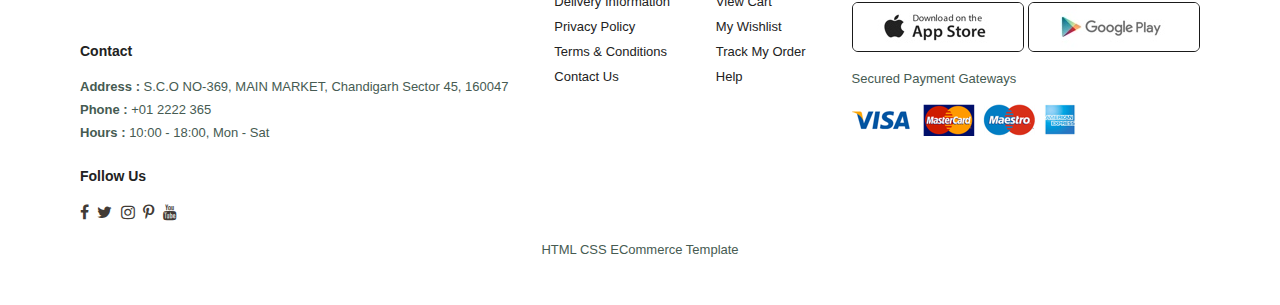
<file: sproduct2.html>
<!DOCTYPE html>
<html lang="en">
<head>
    <meta charset="UTF-8">
    <meta name="viewport" content="width=device-width, initial-scale=1.0">
    <title>Jewellery website</title>
    <link rel="stylesheet" href="https://cdnjs.cloudflare.com/ajax/libs/font-awesome/4.7.0/css/font-awesome.min.css">
    <link rel="stylesheet" href="style.css">
</head>
<body>
   <section id="header">
    <a href="#"><img src="images\logo.jpg" height=100px class="logo" alt=""></a>

    <div>
        <ul id="navbar">
        <li><a href="index.html">Home</a></li>
        <li><a class="active" href="shop.html">Shop</a></li>
        <li><a href="blog.html">Blog</a></li>
        <li><a href="about.html">About</a></li>
        <li><a href="contact.html">Contact</a></li>
        <li id="lg-bag"><a href="cart.html"><i class="fa fa-shopping-cart"></i></a></li>
        <a href="#" id="close"><i class="fa fa-times"></i></a>
        </ul>
    </div>
    <div id="mobile">
        <a href="cart.html"><i class="fa fa-shopping-cart"></i></a>
        <i id="bar" class="fa fa-outdent"></i>
    </div>
    
   </section>
   <section id="prodetails" class="section-p1">
    <div class="single-pro-image">
        <img src="images/t11.jpeg" width="100%" id="MainImg" alt="">

        <div class="small-img-group">
            <div class="small-img-col">
                <img src="images/t11.jpeg" width="100%" class="small-img" alt="">
            </div>
            <div class="small-img-col">
                <img src="images/t111.webp" width="100%" class="small-img" alt="">
            </div>
            
            
        </div>
    </div>
    <div class="single-pro-details">
        <h6>Home / Jewellery</h6>
        <h4>Gold Plated Bow Heart Pearl Dangle Earrings</h4>
        <h2>$7</h2>
        <select>
            <option>Select Size</option>
             <option>One-size</option>
        </select>
        <input type="number" value="1">
        <button class="normal" >Add To Cart</button>
        
        <h4>Product Details</h4>
        <span>These Gold Plated Bow Heart Pearl Dangle Earrings are the perfect blend of romance and sophistication.
    Featuring a shimmering crystal-studded heart stud with a delicate gold bow, each earring holds a lustrous 
    pearl drop that radiates timeless elegance.
    The lightweight, skin-friendly design makes them comfortable to wear all day or night.
    Ideal for weddings, parties, or romantic evenings, they effortlessly elevate any outfit.
    With their anti-tarnish finish, these earrings will keep their luxurious shine for years to come.
    A must-have statement piece for every jewellery collection.</span>
    </div>
   </section>
   <section id="product1" class="section-p1" color: #d68137;>
    <h2>Featured Products</h2> 
    
       <div class="pro-container">
        <div class="pro">
            <img src="images/n1.webp" alt="">
            <div class="des">
                <h5>SolarGlow Anti-Tarnish Cuban Link Charm Necklace</h5>
                <div class="star">
                    <i class="fa fa-star"></i>
                     <i class="fa fa-star"></i>
                      <i class="fa fa-star"></i>
                       <i class="fa fa-star"></i>
                        <i class="fa fa-star"></i>
                </div>
                <h4>$30</h4>
            </div>
           <a href="#"><i class="fa fa-shopping-cart cart"></i></a>
        </div>
        <div class="pro">
            <img src="images/n2.webp" alt="">
            <div class="des">
                <h5>Amora Pearl Heart Charm Bracelet </h5>
                <div class="star">
                    <i class="fa fa-star"></i>
                     <i class="fa fa-star"></i>
                      <i class="fa fa-star"></i>
                       <i class="fa fa-star"></i>
                        
                </div>
                <h4>$25</h4>
            </div>
           <a href="#"><i class="fa fa-shopping-cart cart"></i></a>
        </div>
        <div class="pro">
            <img src="images/n3.webp" alt="">
            <div class="des">
                <h5>Stainless Steel Dripping Heart Stud Earrings</h5>
                <div class="star">
                    <i class="fa fa-star"></i>
                     <i class="fa fa-star"></i>
                      <i class="fa fa-star"></i>
                       <i class="fa fa-star"></i>
                        <i class="fa fa-star"></i>
                </div>
                <h4>$10</h4>
            </div>
           <a href="#"><i class="fa fa-shopping-cart cart"></i></a>
        </div>
        <div class="pro">
            <img src="images/n4.webp" alt="">
            <div class="des">
                <h5>Bloom Charm Anti-Tarnish Pearl Necklace</h5>
                <div class="star">
                    <i class="fa fa-star"></i>
                     <i class="fa fa-star"></i>
                      <i class="fa fa-star"></i>
                       <i class="fa fa-star"></i>
                        <i class="fa fa-star"></i>
                </div>
                <h4>$28</h4>
            </div>
           <a href="#"><i class="fa fa-shopping-cart cart"></i></a>
        </div>
        
    
   </section>
   <section id="newsletter" class="section-p1">
    <div class="newstext">
        <h4>Sign Up For Notification</h4>
        <p>Get E-mail updates about our latest designs and <span>special offers</span></p>
    </div>
    <div class="form">
        <input type="text" placeholder="Your email address">
        <button class="normal">Sign Up</button>
    </div>
   </section>
   <footer class="section-p1">
    <div class="col">
        <img class="logo "src="images/logo4.png" width="100" height="80"  alt="">
        <h4>Contact</h4>
        <p><strong>Address : </strong>  S.C.O NO-369,
             MAIN MARKET, Chandigarh Sector 45, 
             160047</p>
        <p><strong>Phone : </strong> +01 2222 365</p>
       <p><strong>Hours : </strong> 10:00 - 18:00, Mon - Sat</p>
       <div class="follow">
        <h4>Follow Us</h4>
        <div class="icon">
            <i class="fa fa-facebook"></i>
            <i class="fa fa-twitter"></i>
            <i class="fa fa-instagram"></i>
            <i class="fa fa-pinterest-p"></i>
            <i class="fa fa-youtube"></i>
        </div>
       </div>
    </div>
    <div class="col">
        <h4>About</h4>
        <a href="#">About us</a>
        <a href="#">Delivery Information</a>
        <a href="#">Privacy Policy</a>
        <a href="#">Terms & Conditions</a>
        <a href="#">Contact Us</a>
    </div>
    <div class="col">
        <h4>My Account</h4>
        <a href="#">Sign In</a>
        <a href="#">View Cart</a>
        <a href="#">My Wishlist</a>
        <a href="#">Track My Order</a>
        <a href="#">Help</a>
    </div>
    <div class="col install">
        <h4>Install App</h4>
        <p>From App Store or Google Play</p>
        <div class="row">
            <img src="images/app.jpg" alt="">
            <img src="images/play.jpg" alt="">
        </div>
        <p>Secured Payment Gateways</p>
        <img src="images/pay.png" alt=""> 
    </div>
    <div class="copyright">
        <p>HTML CSS ECommerce Template</p>
    </div>
   </footer>
   <script>
    var MainImg=document.getElementById("MainImg");
    var smallimg=document.getElementsByClassName("small-img");

    smallimg[0].onclick=function(){
        MainImg.src=smallimg[0].src;
    }
    smallimg[1].onclick=function(){
        MainImg.src=smallimg[1].src;
    }
    smallimg[2].onclick=function(){
        MainImg.src=smallimg[2].src;
    }
   </script>
   <script src="script.js"></script>
</body>
</html>
</file>
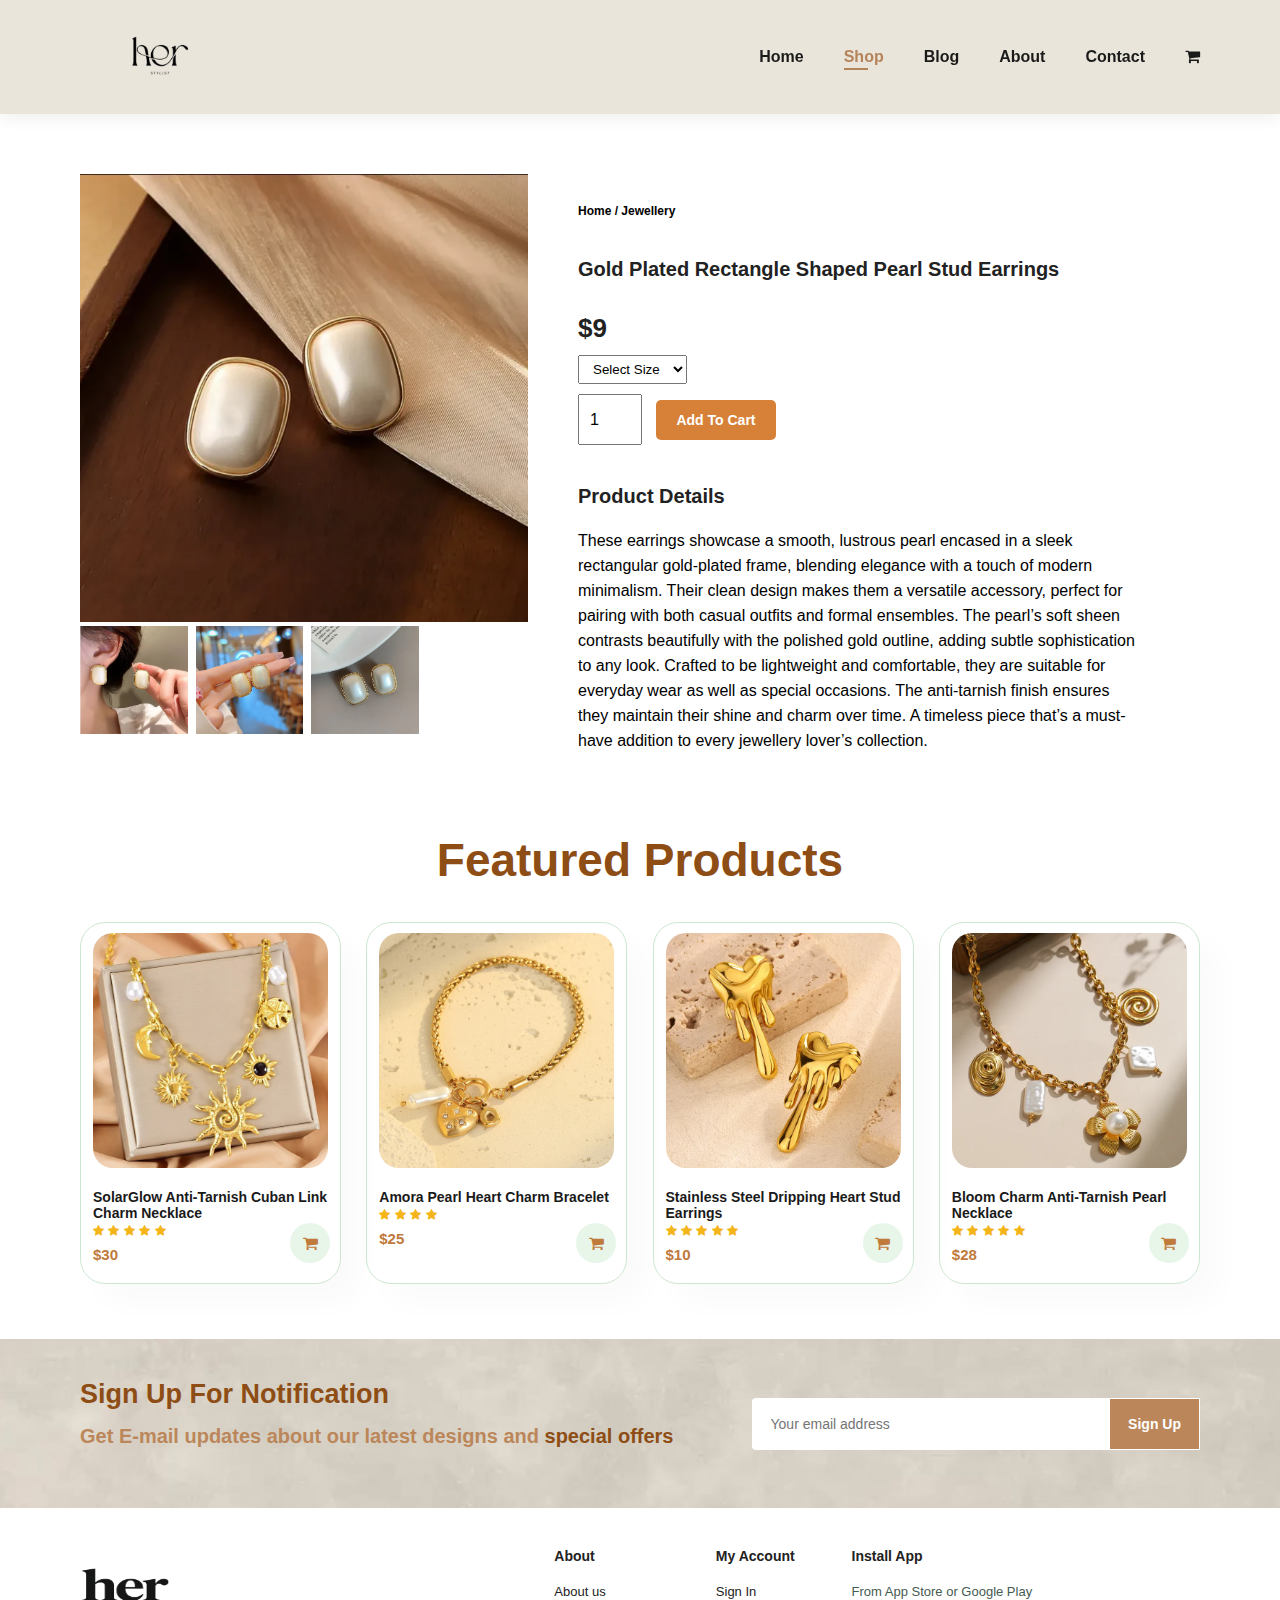
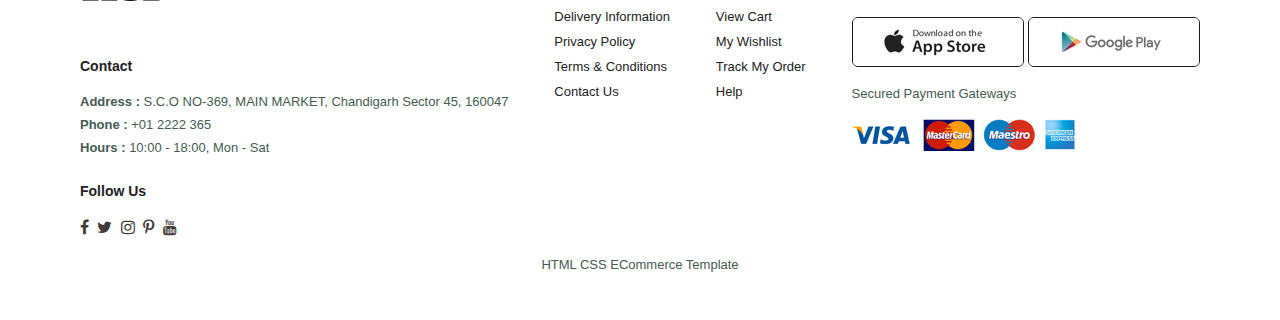
<file: sproduct3.html>
<!DOCTYPE html>
<html lang="en">
<head>
    <meta charset="UTF-8">
    <meta name="viewport" content="width=device-width, initial-scale=1.0">
    <title>Jewellery website</title>
    <link rel="stylesheet" href="https://cdnjs.cloudflare.com/ajax/libs/font-awesome/4.7.0/css/font-awesome.min.css">
    <link rel="stylesheet" href="style.css">
</head>
<body>
   <section id="header">
    <a href="#"><img src="images\logo.jpg" height=100px class="logo" alt=""></a>

    <div>
        <ul id="navbar">
        <li><a href="index.html">Home</a></li>
        <li><a class="active" href="shop.html">Shop</a></li>
        <li><a href="blog.html">Blog</a></li>
        <li><a href="about.html">About</a></li>
        <li><a href="contact.html">Contact</a></li>
        <li id="lg-bag"><a href="cart.html"><i class="fa fa-shopping-cart"></i></a></li>
        <a href="#" id="close"><i class="fa fa-times"></i></a>
        </ul>
    </div>
    <div id="mobile">
        <a href="cart.html"><i class="fa fa-shopping-cart"></i></a>
        <i id="bar" class="fa fa-outdent"></i>
    </div>
    
   </section>
   <section id="prodetails" class="section-p1">
    <div class="single-pro-image">
        <img src="images/t6.webp" width="100%" id="MainImg" alt="">

        <div class="small-img-group">
            <div class="small-img-col">
                <img src="images/t61.webp" width="100%" class="small-img" alt="">
            </div>
            <div class="small-img-col">
                <img src="images/t62.webp" width="100%" class="small-img" alt="">
            </div>
            <div class="small-img-col">
                <img src="images/t63.webp" width="100%" class="small-img" alt="">
            </div>
            
            
        </div>
    </div>
    <div class="single-pro-details">
        <h6>Home / Jewellery</h6>
        <h4>Gold Plated Rectangle Shaped Pearl Stud Earrings</h4>
        <h2>$9</h2>
        <select>
            <option>Select Size</option>
             <option>One-size</option>
        </select>
        <input type="number" value="1">
        <button class="normal" >Add To Cart</button>
        
        <h4>Product Details</h4>
        <span>These earrings showcase a smooth, lustrous pearl encased in a sleek rectangular gold-plated frame, blending elegance with a touch of modern minimalism.
Their clean design makes them a versatile accessory, perfect for pairing with both casual outfits and formal ensembles.
The pearl’s soft sheen contrasts beautifully with the polished gold outline, adding subtle sophistication to any look.
Crafted to be lightweight and comfortable, they are suitable for everyday wear as well as special occasions.
The anti-tarnish finish ensures they maintain their shine and charm over time.
A timeless piece that’s a must-have addition to every jewellery lover’s collection.</span>
    </div>
   </section>
   <section id="product1" class="section-p1" color: #d68137;>
    <h2>Featured Products</h2> 
    
       <div class="pro-container">
        <div class="pro">
            <img src="images/n1.webp" alt="">
            <div class="des">
                <h5>SolarGlow Anti-Tarnish Cuban Link Charm Necklace</h5>
                <div class="star">
                    <i class="fa fa-star"></i>
                     <i class="fa fa-star"></i>
                      <i class="fa fa-star"></i>
                       <i class="fa fa-star"></i>
                        <i class="fa fa-star"></i>
                </div>
                <h4>$30</h4>
            </div>
           <a href="#"><i class="fa fa-shopping-cart cart"></i></a>
        </div>
        <div class="pro">
            <img src="images/n2.webp" alt="">
            <div class="des">
                <h5>Amora Pearl Heart Charm Bracelet </h5>
                <div class="star">
                    <i class="fa fa-star"></i>
                     <i class="fa fa-star"></i>
                      <i class="fa fa-star"></i>
                       <i class="fa fa-star"></i>
                        
                </div>
                <h4>$25</h4>
            </div>
           <a href="#"><i class="fa fa-shopping-cart cart"></i></a>
        </div>
        <div class="pro">
            <img src="images/n3.webp" alt="">
            <div class="des">
                <h5>Stainless Steel Dripping Heart Stud Earrings</h5>
                <div class="star">
                    <i class="fa fa-star"></i>
                     <i class="fa fa-star"></i>
                      <i class="fa fa-star"></i>
                       <i class="fa fa-star"></i>
                        <i class="fa fa-star"></i>
                </div>
                <h4>$10</h4>
            </div>
           <a href="#"><i class="fa fa-shopping-cart cart"></i></a>
        </div>
        <div class="pro">
            <img src="images/n4.webp" alt="">
            <div class="des">
                <h5>Bloom Charm Anti-Tarnish Pearl Necklace</h5>
                <div class="star">
                    <i class="fa fa-star"></i>
                     <i class="fa fa-star"></i>
                      <i class="fa fa-star"></i>
                       <i class="fa fa-star"></i>
                        <i class="fa fa-star"></i>
                </div>
                <h4>$28</h4>
            </div>
           <a href="#"><i class="fa fa-shopping-cart cart"></i></a>
        </div>
        
    
   </section>
   <section id="newsletter" class="section-p1">
    <div class="newstext">
        <h4>Sign Up For Notification</h4>
        <p>Get E-mail updates about our latest designs and <span>special offers</span></p>
    </div>
    <div class="form">
        <input type="text" placeholder="Your email address">
        <button class="normal">Sign Up</button>
    </div>
   </section>
   <footer class="section-p1">
    <div class="col">
        <img class="logo "src="images/logo4.png" width="100" height="80"  alt="">
        <h4>Contact</h4>
        <p><strong>Address : </strong>  S.C.O NO-369,
             MAIN MARKET, Chandigarh Sector 45, 
             160047</p>
        <p><strong>Phone : </strong> +01 2222 365</p>
       <p><strong>Hours : </strong> 10:00 - 18:00, Mon - Sat</p>
       <div class="follow">
        <h4>Follow Us</h4>
        <div class="icon">
            <i class="fa fa-facebook"></i>
            <i class="fa fa-twitter"></i>
            <i class="fa fa-instagram"></i>
            <i class="fa fa-pinterest-p"></i>
            <i class="fa fa-youtube"></i>
        </div>
       </div>
    </div>
    <div class="col">
        <h4>About</h4>
        <a href="#">About us</a>
        <a href="#">Delivery Information</a>
        <a href="#">Privacy Policy</a>
        <a href="#">Terms & Conditions</a>
        <a href="#">Contact Us</a>
    </div>
    <div class="col">
        <h4>My Account</h4>
        <a href="#">Sign In</a>
        <a href="#">View Cart</a>
        <a href="#">My Wishlist</a>
        <a href="#">Track My Order</a>
        <a href="#">Help</a>
    </div>
    <div class="col install">
        <h4>Install App</h4>
        <p>From App Store or Google Play</p>
        <div class="row">
            <img src="images/app.jpg" alt="">
            <img src="images/play.jpg" alt="">
        </div>
        <p>Secured Payment Gateways</p>
        <img src="images/pay.png" alt=""> 
    </div>
    <div class="copyright">
        <p>HTML CSS ECommerce Template</p>
    </div>
   </footer>
   <script>
    var MainImg=document.getElementById("MainImg");
    var smallimg=document.getElementsByClassName("small-img");

    smallimg[0].onclick=function(){
        MainImg.src=smallimg[0].src;
    }
    smallimg[1].onclick=function(){
        MainImg.src=smallimg[1].src;
    }
    smallimg[2].onclick=function(){
        MainImg.src=smallimg[2].src;
    }
    smallimg[3].onclick=function(){
        MainImg.src=smallimg[3].src;
    }
   </script>
   <script src="script.js"></script>
</body>
</html>
</file>
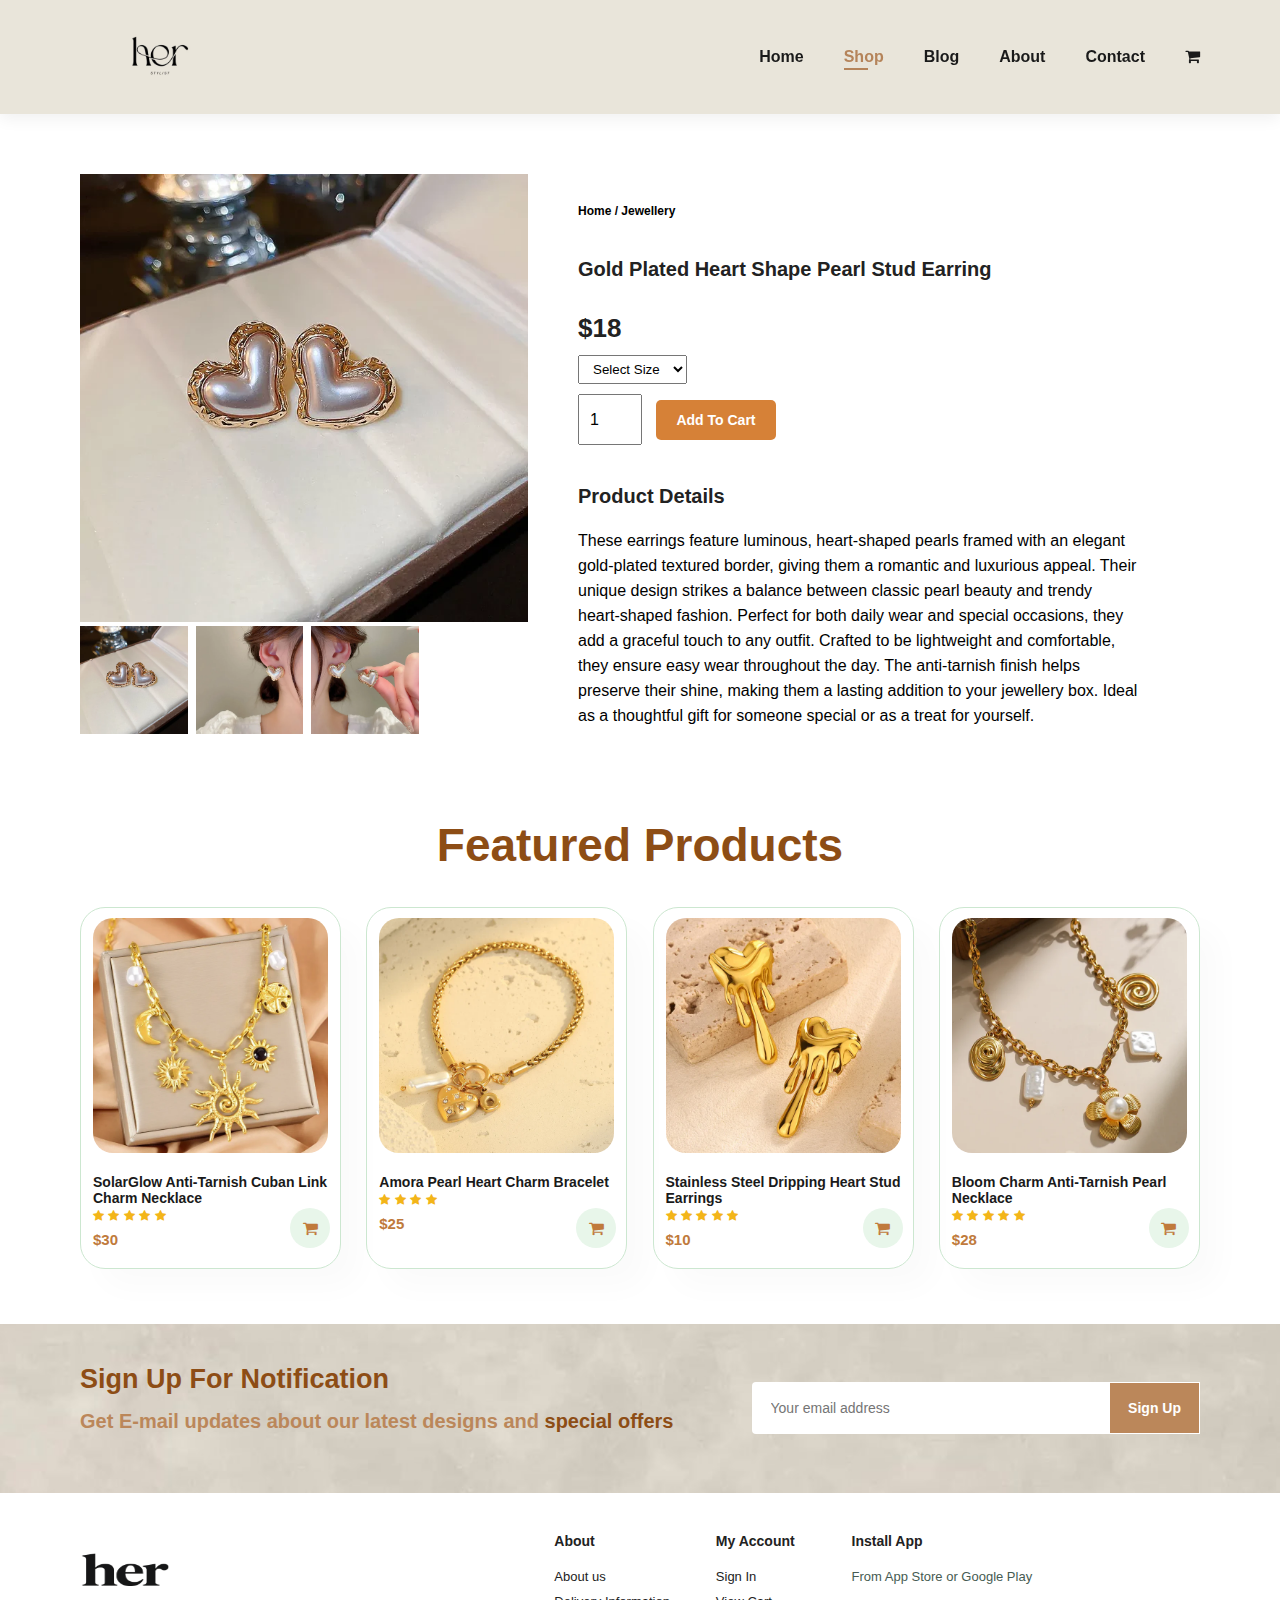
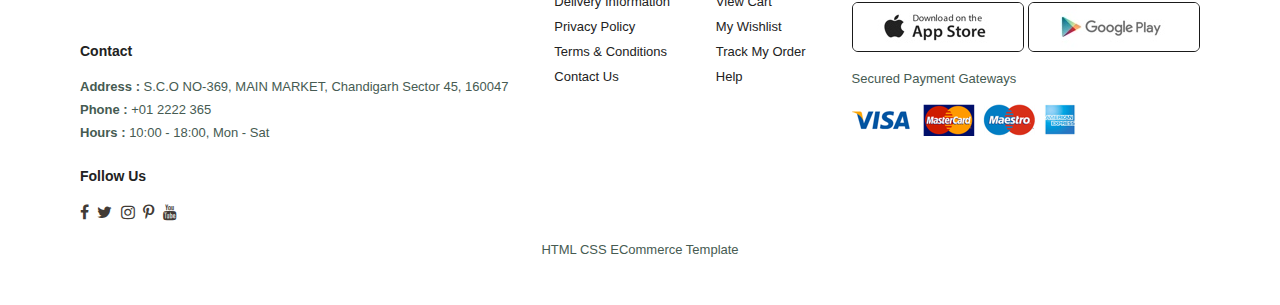
<file: sproduct4.html>
<!DOCTYPE html>
<html lang="en">
<head>
    <meta charset="UTF-8">
    <meta name="viewport" content="width=device-width, initial-scale=1.0">
    <title>Jewellery website</title>
    <link rel="stylesheet" href="https://cdnjs.cloudflare.com/ajax/libs/font-awesome/4.7.0/css/font-awesome.min.css">
    <link rel="stylesheet" href="style.css">
</head>
<body>
   <section id="header">
    <a href="#"><img src="images\logo.jpg" height=100px class="logo" alt=""></a>

    <div>
        <ul id="navbar">
        <li><a href="index.html">Home</a></li>
        <li><a class="active" href="shop.html">Shop</a></li>
        <li><a href="blog.html">Blog</a></li>
        <li><a href="about.html">About</a></li>
        <li><a href="contact.html">Contact</a></li>
        <li id="lg-bag"><a href="cart.html"><i class="fa fa-shopping-cart"></i></a></li>
        <a href="#" id="close"><i class="fa fa-times"></i></a>
        </ul>
    </div>
    <div id="mobile">
        <a href="cart.html"><i class="fa fa-shopping-cart"></i></a>
        <i id="bar" class="fa fa-outdent"></i>
    </div>
    
   </section>
   <section id="prodetails" class="section-p1">
    <div class="single-pro-image">
        <img src="images/t7.webp" width="100%" id="MainImg" alt="">

        <div class="small-img-group">
            <div class="small-img-col">
                <img src="images/t7.webp" width="100%" class="small-img" alt="">
            </div>
            <div class="small-img-col">
                <img src="images/t71.webp" width="100%" class="small-img" alt="">
            </div>
            <div class="small-img-col">
                <img src="images/t72.webp" width="100%" class="small-img" alt="">
            </div>
            
            
        </div>
    </div>
    <div class="single-pro-details">
        <h6>Home / Jewellery</h6>
        <h4>Gold Plated Heart Shape Pearl Stud Earring</h4>
        <h2>$18</h2>
        <select>
            <option>Select Size</option>
             <option>One-size</option>
        </select>
        <input type="number" value="1">
        <button class="normal" >Add To Cart</button>
        
        <h4>Product Details</h4>
        <span>These earrings feature luminous, heart-shaped pearls framed with an elegant gold-plated textured border, giving them a romantic and luxurious appeal.
Their unique design strikes a balance between classic pearl beauty and trendy heart-shaped fashion.
Perfect for both daily wear and special occasions, they add a graceful touch to any outfit.
Crafted to be lightweight and comfortable, they ensure easy wear throughout the day.
The anti-tarnish finish helps preserve their shine, making them a lasting addition to your jewellery box.
Ideal as a thoughtful gift for someone special or as a treat for yourself.</span>
    </div>
   </section>
   <section id="product1" class="section-p1" color: #d68137;>
    <h2>Featured Products</h2> 
    
       <div class="pro-container">
        <div class="pro">
            <img src="images/n1.webp" alt="">
            <div class="des">
                <h5>SolarGlow Anti-Tarnish Cuban Link Charm Necklace</h5>
                <div class="star">
                    <i class="fa fa-star"></i>
                     <i class="fa fa-star"></i>
                      <i class="fa fa-star"></i>
                       <i class="fa fa-star"></i>
                        <i class="fa fa-star"></i>
                </div>
                <h4>$30</h4>
            </div>
           <a href="#"><i class="fa fa-shopping-cart cart"></i></a>
        </div>
        <div class="pro">
            <img src="images/n2.webp" alt="">
            <div class="des">
                <h5>Amora Pearl Heart Charm Bracelet </h5>
                <div class="star">
                    <i class="fa fa-star"></i>
                     <i class="fa fa-star"></i>
                      <i class="fa fa-star"></i>
                       <i class="fa fa-star"></i>
                        
                </div>
                <h4>$25</h4>
            </div>
           <a href="#"><i class="fa fa-shopping-cart cart"></i></a>
        </div>
        <div class="pro">
            <img src="images/n3.webp" alt="">
            <div class="des">
                <h5>Stainless Steel Dripping Heart Stud Earrings</h5>
                <div class="star">
                    <i class="fa fa-star"></i>
                     <i class="fa fa-star"></i>
                      <i class="fa fa-star"></i>
                       <i class="fa fa-star"></i>
                        <i class="fa fa-star"></i>
                </div>
                <h4>$10</h4>
            </div>
           <a href="#"><i class="fa fa-shopping-cart cart"></i></a>
        </div>
        <div class="pro">
            <img src="images/n4.webp" alt="">
            <div class="des">
                <h5>Bloom Charm Anti-Tarnish Pearl Necklace</h5>
                <div class="star">
                    <i class="fa fa-star"></i>
                     <i class="fa fa-star"></i>
                      <i class="fa fa-star"></i>
                       <i class="fa fa-star"></i>
                        <i class="fa fa-star"></i>
                </div>
                <h4>$28</h4>
            </div>
           <a href="#"><i class="fa fa-shopping-cart cart"></i></a>
        </div>
        
    
   </section>
   <section id="newsletter" class="section-p1">
    <div class="newstext">
        <h4>Sign Up For Notification</h4>
        <p>Get E-mail updates about our latest designs and <span>special offers</span></p>
    </div>
    <div class="form">
        <input type="text" placeholder="Your email address">
        <button class="normal">Sign Up</button>
    </div>
   </section>
   <footer class="section-p1">
    <div class="col">
        <img class="logo "src="images/logo4.png" width="100" height="80"  alt="">
        <h4>Contact</h4>
        <p><strong>Address : </strong>  S.C.O NO-369,
             MAIN MARKET, Chandigarh Sector 45, 
             160047</p>
        <p><strong>Phone : </strong> +01 2222 365</p>
       <p><strong>Hours : </strong> 10:00 - 18:00, Mon - Sat</p>
       <div class="follow">
        <h4>Follow Us</h4>
        <div class="icon">
            <i class="fa fa-facebook"></i>
            <i class="fa fa-twitter"></i>
            <i class="fa fa-instagram"></i>
            <i class="fa fa-pinterest-p"></i>
            <i class="fa fa-youtube"></i>
        </div>
       </div>
    </div>
    <div class="col">
        <h4>About</h4>
        <a href="#">About us</a>
        <a href="#">Delivery Information</a>
        <a href="#">Privacy Policy</a>
        <a href="#">Terms & Conditions</a>
        <a href="#">Contact Us</a>
    </div>
    <div class="col">
        <h4>My Account</h4>
        <a href="#">Sign In</a>
        <a href="#">View Cart</a>
        <a href="#">My Wishlist</a>
        <a href="#">Track My Order</a>
        <a href="#">Help</a>
    </div>
    <div class="col install">
        <h4>Install App</h4>
        <p>From App Store or Google Play</p>
        <div class="row">
            <img src="images/app.jpg" alt="">
            <img src="images/play.jpg" alt="">
        </div>
        <p>Secured Payment Gateways</p>
        <img src="images/pay.png" alt=""> 
    </div>
    <div class="copyright">
        <p>HTML CSS ECommerce Template</p>
    </div>
   </footer>
   <script>
    var MainImg=document.getElementById("MainImg");
    var smallimg=document.getElementsByClassName("small-img");

    smallimg[0].onclick=function(){
        MainImg.src=smallimg[0].src;
    }
    smallimg[1].onclick=function(){
        MainImg.src=smallimg[1].src;
    }
    smallimg[2].onclick=function(){
        MainImg.src=smallimg[2].src;
    }
    smallimg[3].onclick=function(){
        MainImg.src=smallimg[3].src;
    }
   </script>
   <script src="script.js"></script>
</body>
</html>
</file>
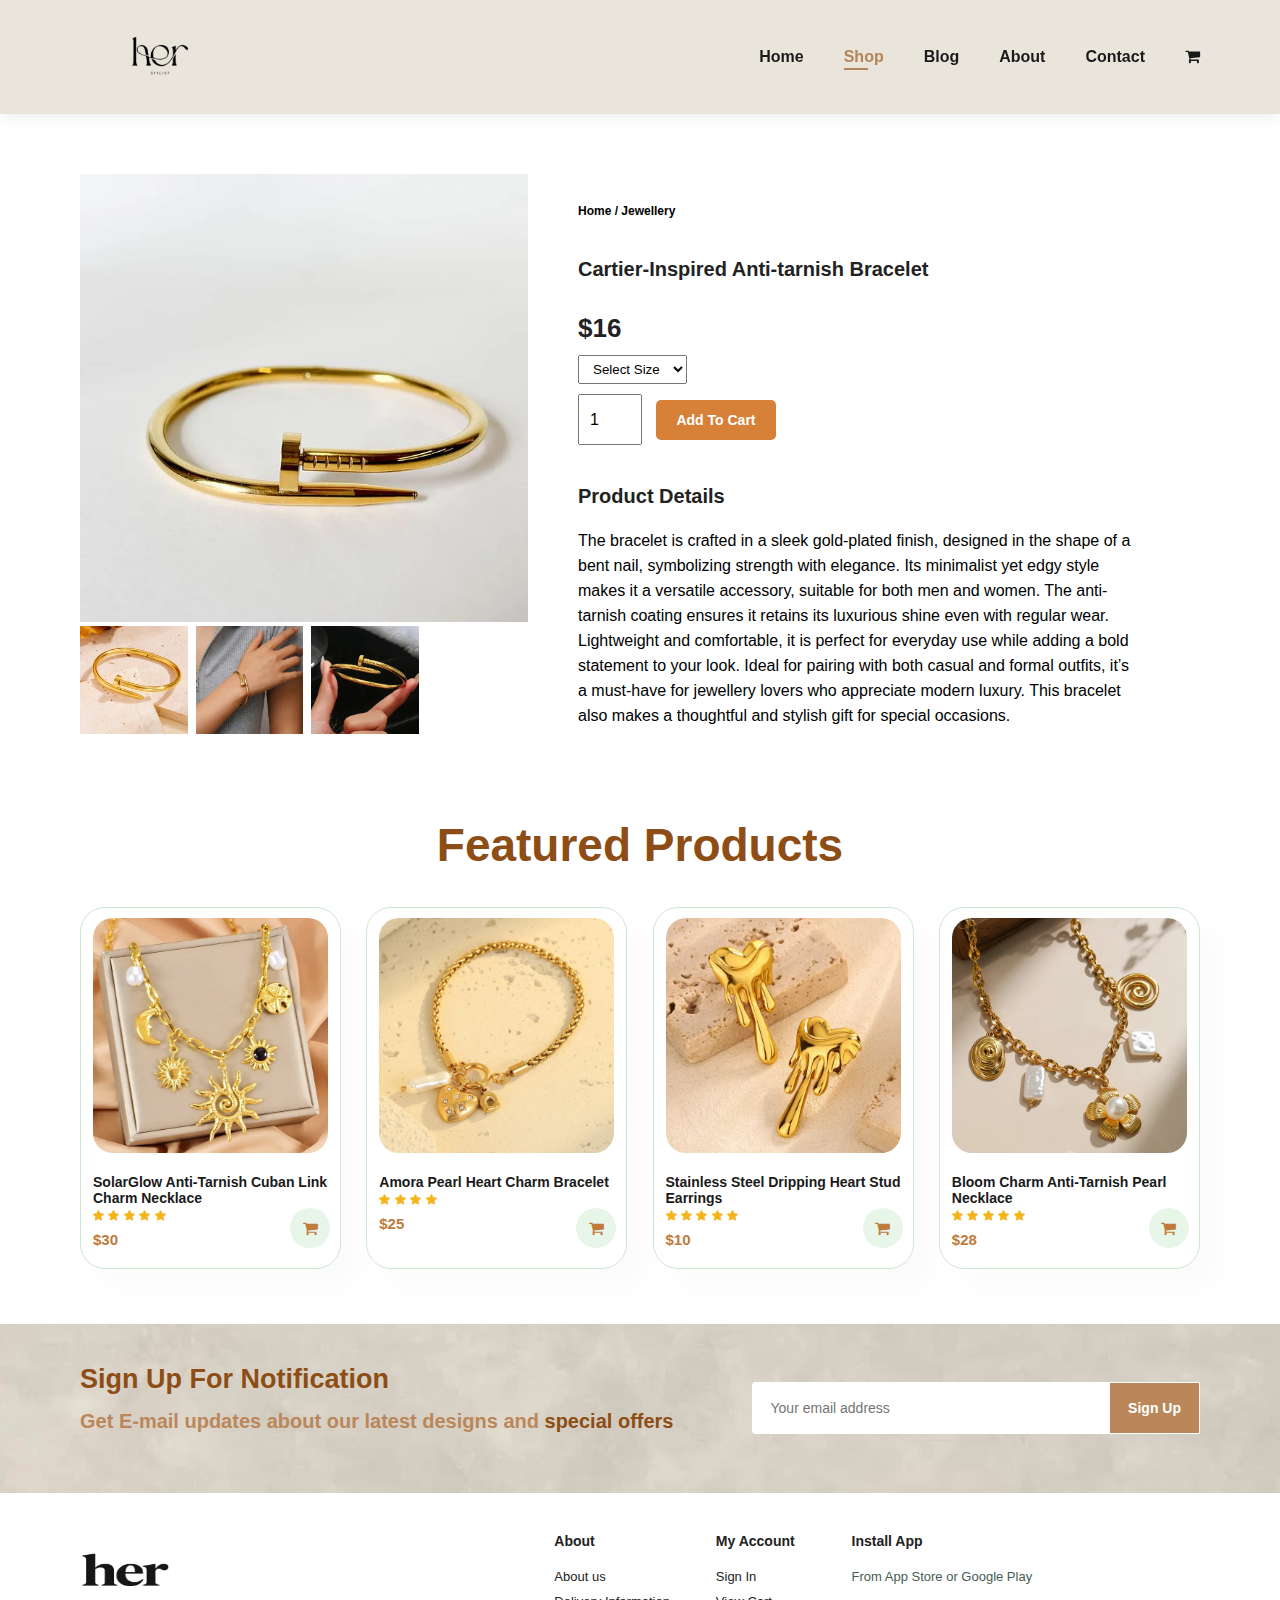
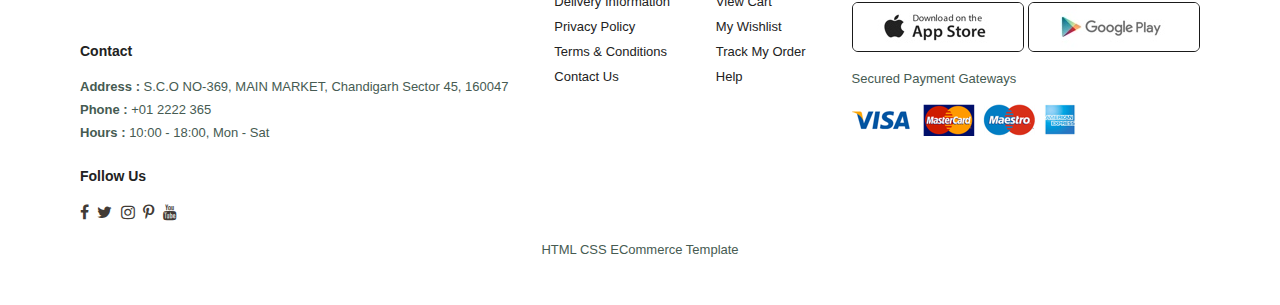
<file: sproduct5.html>
<!DOCTYPE html>
<html lang="en">
<head>
    <meta charset="UTF-8">
    <meta name="viewport" content="width=device-width, initial-scale=1.0">
    <title>Jewellery website</title>
    <link rel="stylesheet" href="https://cdnjs.cloudflare.com/ajax/libs/font-awesome/4.7.0/css/font-awesome.min.css">
    <link rel="stylesheet" href="style.css">
</head>
<body>
   <section id="header">
    <a href="#"><img src="images\logo.jpg" height=100px class="logo" alt=""></a>

    <div>
        <ul id="navbar">
        <li><a href="index.html">Home</a></li>
        <li><a class="active" href="shop.html">Shop</a></li>
        <li><a href="blog.html">Blog</a></li>
        <li><a href="about.html">About</a></li>
        <li><a href="contact.html">Contact</a></li>
        <li id="lg-bag"><a href="cart.html"><i class="fa fa-shopping-cart"></i></a></li>
        <a href="#" id="close"><i class="fa fa-times"></i></a>
        </ul>
    </div>
    <div id="mobile">
        <a href="cart.html"><i class="fa fa-shopping-cart"></i></a>
        <i id="bar" class="fa fa-outdent"></i>
    </div>
    
   </section>
   <section id="prodetails" class="section-p1">
    <div class="single-pro-image">
        <img src="images/t9.webp" width="100%" id="MainImg" alt="">

        <div class="small-img-group">
            <div class="small-img-col">
                <img src="images/t91.avif" width="100%" class="small-img" alt="">
            </div>
            <div class="small-img-col">
                <img src="images/t92.webp" width="100%" class="small-img" alt="">
            </div>
            <div class="small-img-col">
                <img src="images/t93.webp" width="100%" class="small-img" alt="">
            </div>
            
            
        </div>
    </div>
    <div class="single-pro-details">
        <h6>Home / Jewellery</h6>
        <h4>Cartier-Inspired Anti-tarnish Bracelet</h4>
        <h2>$16</h2>
        <select>
            <option>Select Size</option>
             <option>One-size</option>
        </select>
        <input type="number" value="1">
        <button class="normal" >Add To Cart</button>
        
        <h4>Product Details</h4>
        <span>The bracelet is crafted in a sleek gold-plated finish, designed in the shape of a bent nail, symbolizing strength with elegance.
Its minimalist yet edgy style makes it a versatile accessory, suitable for both men and women.
The anti-tarnish coating ensures it retains its luxurious shine even with regular wear.
Lightweight and comfortable, it is perfect for everyday use while adding a bold statement to your look.
Ideal for pairing with both casual and formal outfits, it’s a must-have for jewellery lovers who appreciate modern luxury.
This bracelet also makes a thoughtful and stylish gift for special occasions.</span>
    </div>
   </section>
   <section id="product1" class="section-p1" color: #d68137;>
    <h2>Featured Products</h2> 
    
       <div class="pro-container">
        <div class="pro">
            <img src="images/n1.webp" alt="">
            <div class="des">
                <h5>SolarGlow Anti-Tarnish Cuban Link Charm Necklace</h5>
                <div class="star">
                    <i class="fa fa-star"></i>
                     <i class="fa fa-star"></i>
                      <i class="fa fa-star"></i>
                       <i class="fa fa-star"></i>
                        <i class="fa fa-star"></i>
                </div>
                <h4>$30</h4>
            </div>
           <a href="#"><i class="fa fa-shopping-cart cart"></i></a>
        </div>
        <div class="pro">
            <img src="images/n2.webp" alt="">
            <div class="des">
                <h5>Amora Pearl Heart Charm Bracelet </h5>
                <div class="star">
                    <i class="fa fa-star"></i>
                     <i class="fa fa-star"></i>
                      <i class="fa fa-star"></i>
                       <i class="fa fa-star"></i>
                        
                </div>
                <h4>$25</h4>
            </div>
           <a href="#"><i class="fa fa-shopping-cart cart"></i></a>
        </div>
        <div class="pro">
            <img src="images/n3.webp" alt="">
            <div class="des">
                <h5>Stainless Steel Dripping Heart Stud Earrings</h5>
                <div class="star">
                    <i class="fa fa-star"></i>
                     <i class="fa fa-star"></i>
                      <i class="fa fa-star"></i>
                       <i class="fa fa-star"></i>
                        <i class="fa fa-star"></i>
                </div>
                <h4>$10</h4>
            </div>
           <a href="#"><i class="fa fa-shopping-cart cart"></i></a>
        </div>
        <div class="pro">
            <img src="images/n4.webp" alt="">
            <div class="des">
                <h5>Bloom Charm Anti-Tarnish Pearl Necklace</h5>
                <div class="star">
                    <i class="fa fa-star"></i>
                     <i class="fa fa-star"></i>
                      <i class="fa fa-star"></i>
                       <i class="fa fa-star"></i>
                        <i class="fa fa-star"></i>
                </div>
                <h4>$28</h4>
            </div>
           <a href="#"><i class="fa fa-shopping-cart cart"></i></a>
        </div>
        
    
   </section>
   <section id="newsletter" class="section-p1">
    <div class="newstext">
        <h4>Sign Up For Notification</h4>
        <p>Get E-mail updates about our latest designs and <span>special offers</span></p>
    </div>
    <div class="form">
        <input type="text" placeholder="Your email address">
        <button class="normal">Sign Up</button>
    </div>
   </section>
   <footer class="section-p1">
    <div class="col">
        <img class="logo "src="images/logo4.png" width="100" height="80"  alt="">
        <h4>Contact</h4>
        <p><strong>Address : </strong>  S.C.O NO-369,
             MAIN MARKET, Chandigarh Sector 45, 
             160047</p>
        <p><strong>Phone : </strong> +01 2222 365</p>
       <p><strong>Hours : </strong> 10:00 - 18:00, Mon - Sat</p>
       <div class="follow">
        <h4>Follow Us</h4>
        <div class="icon">
            <i class="fa fa-facebook"></i>
            <i class="fa fa-twitter"></i>
            <i class="fa fa-instagram"></i>
            <i class="fa fa-pinterest-p"></i>
            <i class="fa fa-youtube"></i>
        </div>
       </div>
    </div>
    <div class="col">
        <h4>About</h4>
        <a href="#">About us</a>
        <a href="#">Delivery Information</a>
        <a href="#">Privacy Policy</a>
        <a href="#">Terms & Conditions</a>
        <a href="#">Contact Us</a>
    </div>
    <div class="col">
        <h4>My Account</h4>
        <a href="#">Sign In</a>
        <a href="#">View Cart</a>
        <a href="#">My Wishlist</a>
        <a href="#">Track My Order</a>
        <a href="#">Help</a>
    </div>
    <div class="col install">
        <h4>Install App</h4>
        <p>From App Store or Google Play</p>
        <div class="row">
            <img src="images/app.jpg" alt="">
            <img src="images/play.jpg" alt="">
        </div>
        <p>Secured Payment Gateways</p>
        <img src="images/pay.png" alt=""> 
    </div>
    <div class="copyright">
        <p>HTML CSS ECommerce Template</p>
    </div>
   </footer>
   <script>
    var MainImg=document.getElementById("MainImg");
    var smallimg=document.getElementsByClassName("small-img");

    smallimg[0].onclick=function(){
        MainImg.src=smallimg[0].src;
    }
    smallimg[1].onclick=function(){
        MainImg.src=smallimg[1].src;
    }
    smallimg[2].onclick=function(){
        MainImg.src=smallimg[2].src;
    }
    smallimg[3].onclick=function(){
        MainImg.src=smallimg[3].src;
    }
   </script>
   <script src="script.js"></script>
</body>
</html>
</file>
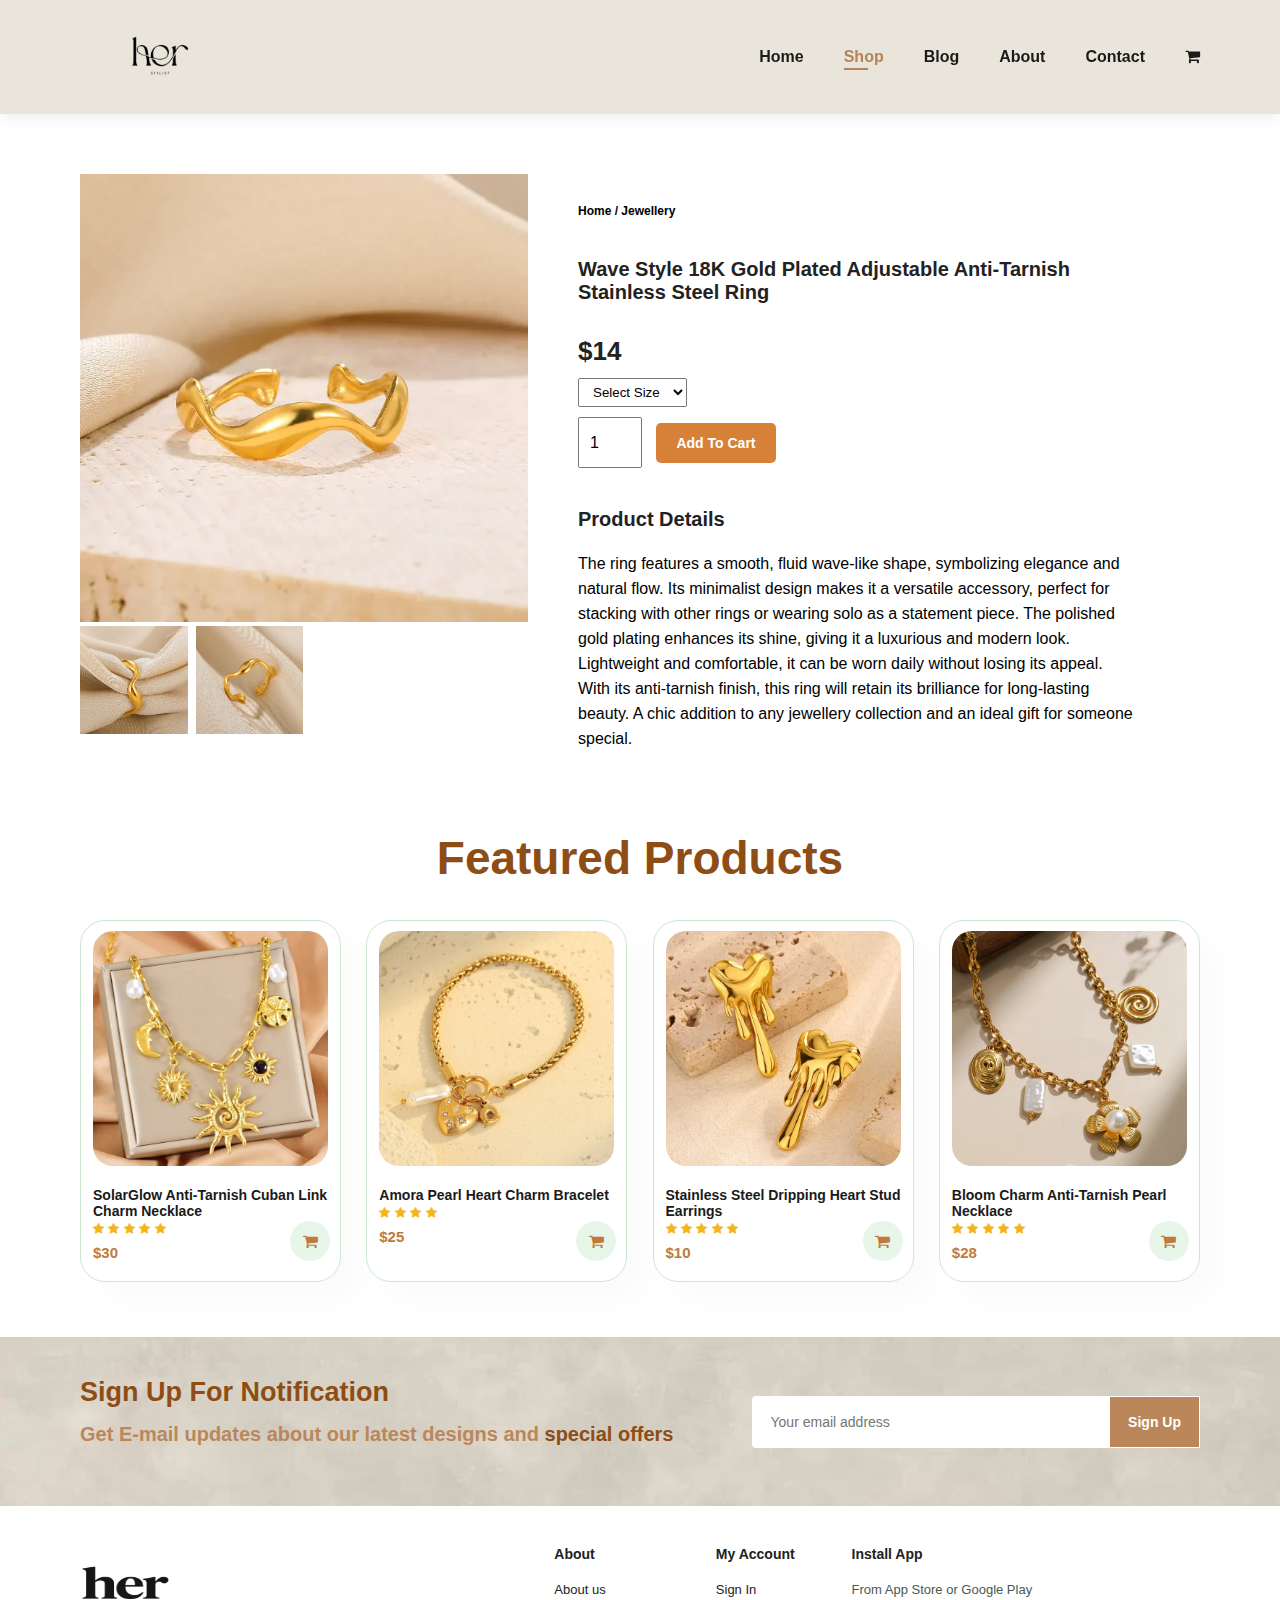
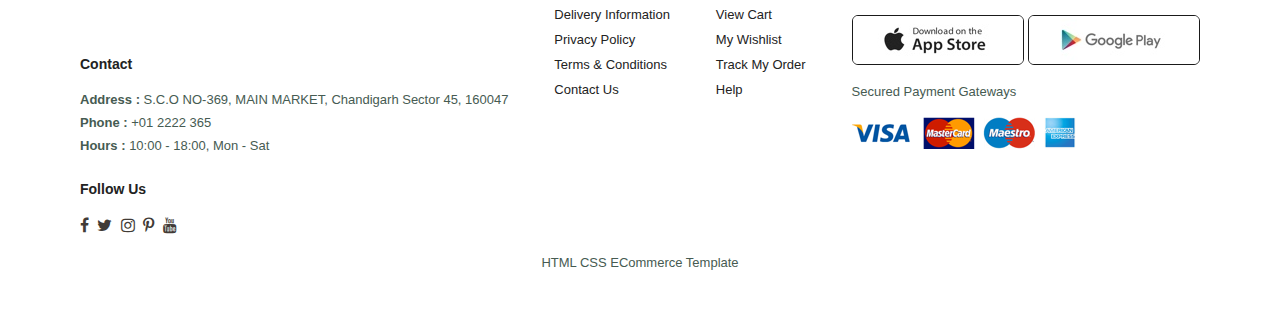
<file: sproduct6.html>
<!DOCTYPE html>
<html lang="en">
<head>
    <meta charset="UTF-8">
    <meta name="viewport" content="width=device-width, initial-scale=1.0">
    <title>Jewellery website</title>
    <link rel="stylesheet" href="https://cdnjs.cloudflare.com/ajax/libs/font-awesome/4.7.0/css/font-awesome.min.css">
    <link rel="stylesheet" href="style.css">
</head>
<body>
   <section id="header">
    <a href="#"><img src="images\logo.jpg" height=100px class="logo" alt=""></a>

    <div>
        <ul id="navbar">
        <li><a href="index.html">Home</a></li>
        <li><a class="active" href="shop.html">Shop</a></li>
        <li><a href="blog.html">Blog</a></li>
        <li><a href="about.html">About</a></li>
        <li><a href="contact.html">Contact</a></li>
        <li id="lg-bag"><a href="cart.html"><i class="fa fa-shopping-cart"></i></a></li>
        <a href="#" id="close"><i class="fa fa-times"></i></a>
        </ul>
    </div>
    <div id="mobile">
        <a href="cart.html"><i class="fa fa-shopping-cart"></i></a>
        <i id="bar" class="fa fa-outdent"></i>
    </div>
    
   </section>
   <section id="prodetails" class="section-p1">
    <div class="single-pro-image">
        <img src="images/t3.webp" width="100%" id="MainImg" alt="">

        <div class="small-img-group">
            <div class="small-img-col">
                <img src="images/t31.webp" width="100%" class="small-img" alt="">
            </div>
            <div class="small-img-col">
                <img src="images/t32.webp" width="100%" class="small-img" alt="">
            </div>
           
            
            
        </div>
    </div>
    <div class="single-pro-details">
        <h6>Home / Jewellery</h6>
        <h4>Wave Style 18K Gold Plated Adjustable Anti-Tarnish Stainless Steel Ring</h4>
        <h2>$14</h2>
        <select>
            <option>Select Size</option>
             <option>One-size</option>
        </select>
        <input type="number" value="1">
        <button class="normal" >Add To Cart</button>
        
        <h4>Product Details</h4>
        <span>The ring features a smooth, fluid wave-like shape, symbolizing elegance and natural flow.
Its minimalist design makes it a versatile accessory, perfect for stacking with other rings or wearing solo as a statement piece.
The polished gold plating enhances its shine, giving it a luxurious and modern look.
Lightweight and comfortable, it can be worn daily without losing its appeal.
With its anti-tarnish finish, this ring will retain its brilliance for long-lasting beauty.
A chic addition to any jewellery collection and an ideal gift for someone special.</span>
    </div>
   </section>
   <section id="product1" class="section-p1" color: #d68137;>
    <h2>Featured Products</h2> 
    
       <div class="pro-container">
        <div class="pro">
            <img src="images/n1.webp" alt="">
            <div class="des">
                <h5>SolarGlow Anti-Tarnish Cuban Link Charm Necklace</h5>
                <div class="star">
                    <i class="fa fa-star"></i>
                     <i class="fa fa-star"></i>
                      <i class="fa fa-star"></i>
                       <i class="fa fa-star"></i>
                        <i class="fa fa-star"></i>
                </div>
                <h4>$30</h4>
            </div>
           <a href="#"><i class="fa fa-shopping-cart cart"></i></a>
        </div>
        <div class="pro">
            <img src="images/n2.webp" alt="">
            <div class="des">
                <h5>Amora Pearl Heart Charm Bracelet </h5>
                <div class="star">
                    <i class="fa fa-star"></i>
                     <i class="fa fa-star"></i>
                      <i class="fa fa-star"></i>
                       <i class="fa fa-star"></i>
                        
                </div>
                <h4>$25</h4>
            </div>
           <a href="#"><i class="fa fa-shopping-cart cart"></i></a>
        </div>
        <div class="pro">
            <img src="images/n3.webp" alt="">
            <div class="des">
                <h5>Stainless Steel Dripping Heart Stud Earrings</h5>
                <div class="star">
                    <i class="fa fa-star"></i>
                     <i class="fa fa-star"></i>
                      <i class="fa fa-star"></i>
                       <i class="fa fa-star"></i>
                        <i class="fa fa-star"></i>
                </div>
                <h4>$10</h4>
            </div>
           <a href="#"><i class="fa fa-shopping-cart cart"></i></a>
        </div>
        <div class="pro">
            <img src="images/n4.webp" alt="">
            <div class="des">
                <h5>Bloom Charm Anti-Tarnish Pearl Necklace</h5>
                <div class="star">
                    <i class="fa fa-star"></i>
                     <i class="fa fa-star"></i>
                      <i class="fa fa-star"></i>
                       <i class="fa fa-star"></i>
                        <i class="fa fa-star"></i>
                </div>
                <h4>$28</h4>
            </div>
           <a href="#"><i class="fa fa-shopping-cart cart"></i></a>
        </div>
        
    
   </section>
   <section id="newsletter" class="section-p1">
    <div class="newstext">
        <h4>Sign Up For Notification</h4>
        <p>Get E-mail updates about our latest designs and <span>special offers</span></p>
    </div>
    <div class="form">
        <input type="text" placeholder="Your email address">
        <button class="normal">Sign Up</button>
    </div>
   </section>
   <footer class="section-p1">
    <div class="col">
        <img class="logo "src="images/logo4.png" width="100" height="80"  alt="">
        <h4>Contact</h4>
        <p><strong>Address : </strong>  S.C.O NO-369,
             MAIN MARKET, Chandigarh Sector 45, 
             160047</p>
        <p><strong>Phone : </strong> +01 2222 365</p>
       <p><strong>Hours : </strong> 10:00 - 18:00, Mon - Sat</p>
       <div class="follow">
        <h4>Follow Us</h4>
        <div class="icon">
            <i class="fa fa-facebook"></i>
            <i class="fa fa-twitter"></i>
            <i class="fa fa-instagram"></i>
            <i class="fa fa-pinterest-p"></i>
            <i class="fa fa-youtube"></i>
        </div>
       </div>
    </div>
    <div class="col">
        <h4>About</h4>
        <a href="#">About us</a>
        <a href="#">Delivery Information</a>
        <a href="#">Privacy Policy</a>
        <a href="#">Terms & Conditions</a>
        <a href="#">Contact Us</a>
    </div>
    <div class="col">
        <h4>My Account</h4>
        <a href="#">Sign In</a>
        <a href="#">View Cart</a>
        <a href="#">My Wishlist</a>
        <a href="#">Track My Order</a>
        <a href="#">Help</a>
    </div>
    <div class="col install">
        <h4>Install App</h4>
        <p>From App Store or Google Play</p>
        <div class="row">
            <img src="images/app.jpg" alt="">
            <img src="images/play.jpg" alt="">
        </div>
        <p>Secured Payment Gateways</p>
        <img src="images/pay.png" alt=""> 
    </div>
    <div class="copyright">
        <p>HTML CSS ECommerce Template</p>
    </div>
   </footer>
   <script>
    var MainImg=document.getElementById("MainImg");
    var smallimg=document.getElementsByClassName("small-img");

    smallimg[0].onclick=function(){
        MainImg.src=smallimg[0].src;
    }
    smallimg[1].onclick=function(){
        MainImg.src=smallimg[1].src;
    }
    smallimg[2].onclick=function(){
        MainImg.src=smallimg[2].src;
    }
    smallimg[3].onclick=function(){
        MainImg.src=smallimg[3].src;
    }
   </script>
   <script src="script.js"></script>
</body>
</html>
</file>
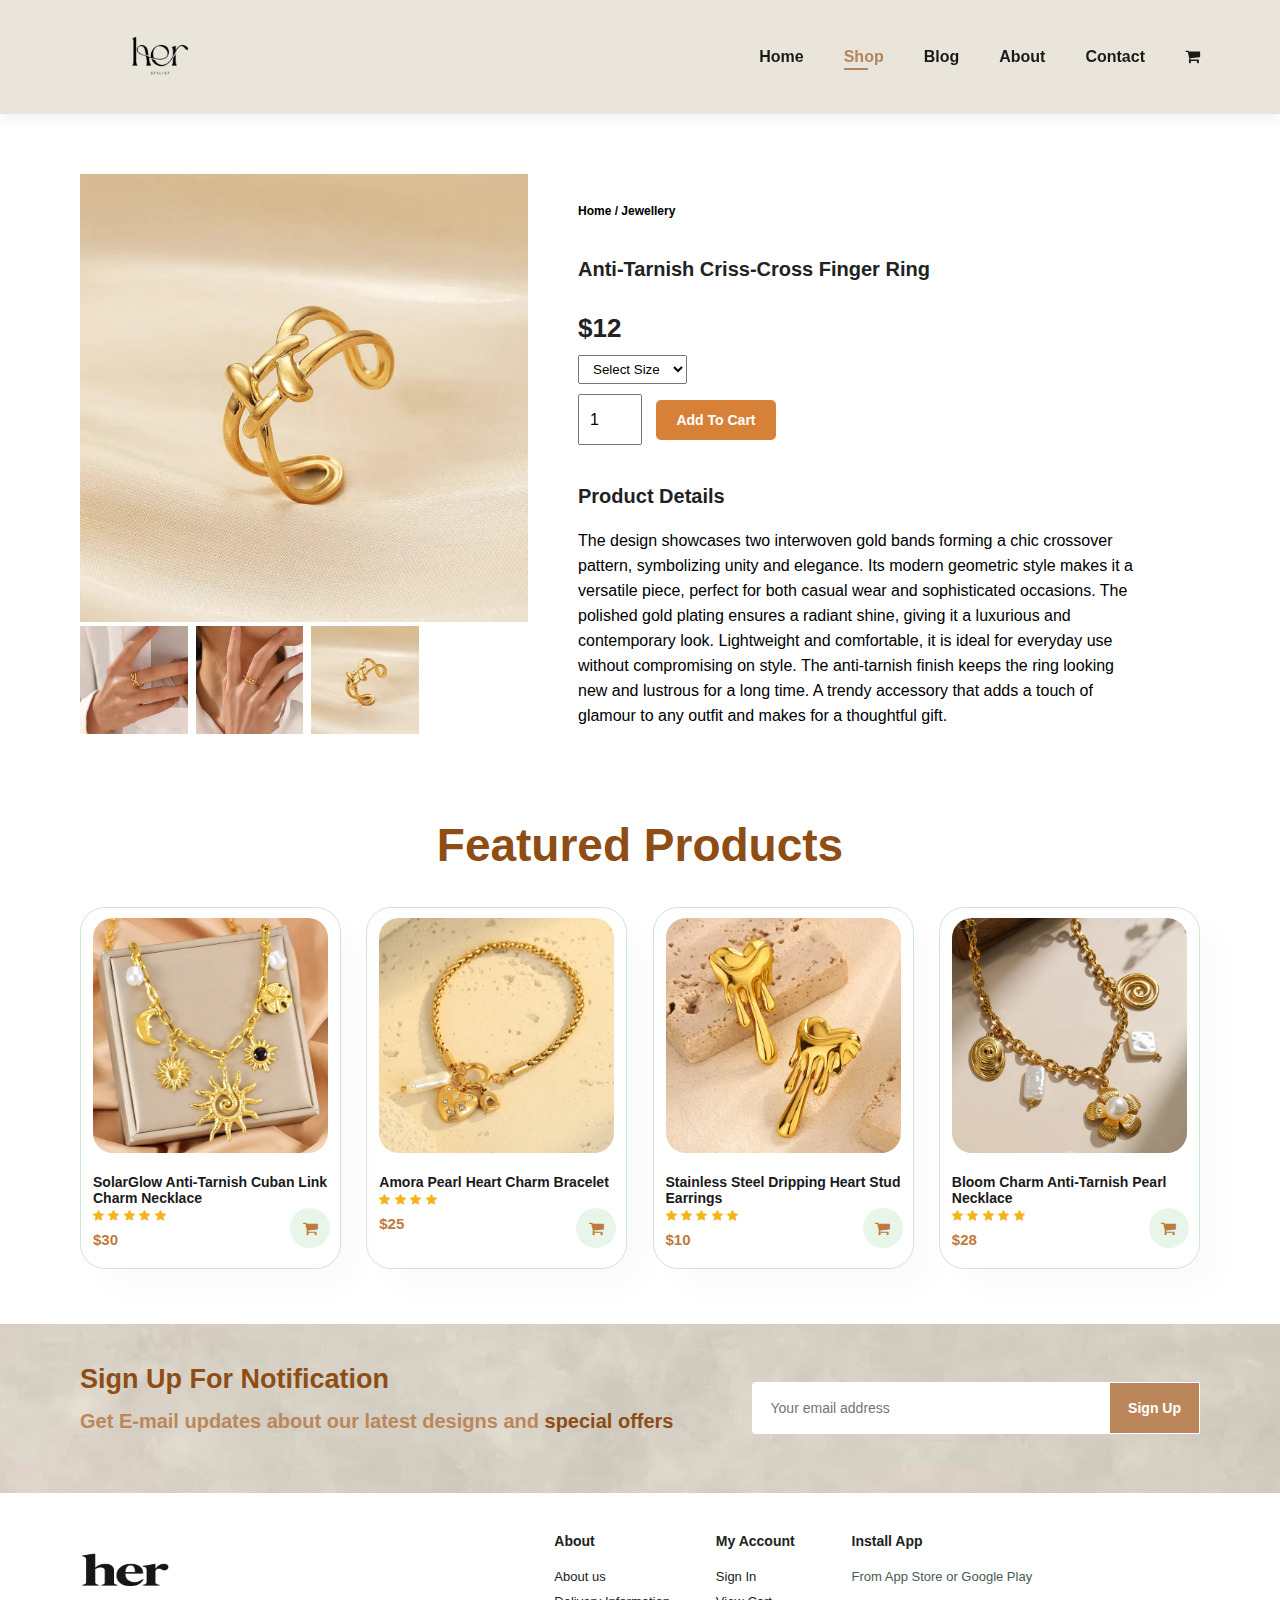
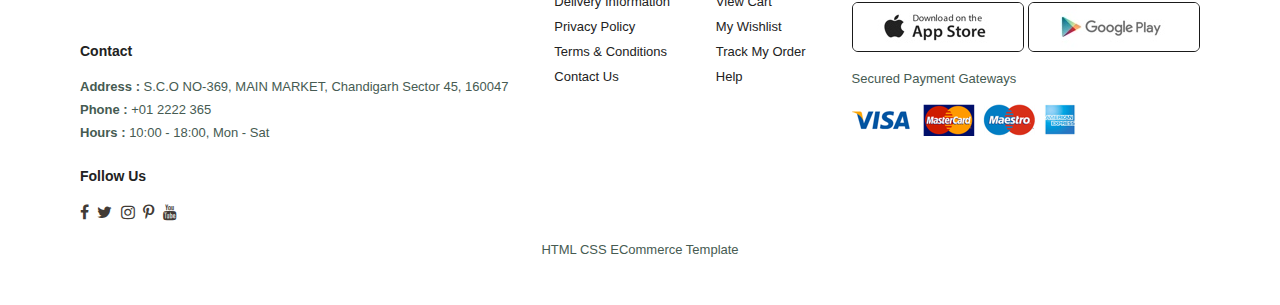
<file: sproduct7.html>
<!DOCTYPE html>
<html lang="en">
<head>
    <meta charset="UTF-8">
    <meta name="viewport" content="width=device-width, initial-scale=1.0">
    <title>Jewellery website</title>
    <link rel="stylesheet" href="https://cdnjs.cloudflare.com/ajax/libs/font-awesome/4.7.0/css/font-awesome.min.css">
    <link rel="stylesheet" href="style.css">
</head>
<body>
   <section id="header">
    <a href="#"><img src="images\logo.jpg" height=100px class="logo" alt=""></a>

    <div>
        <ul id="navbar">
        <li><a href="index.html">Home</a></li>
        <li><a class="active" href="shop.html">Shop</a></li>
        <li><a href="blog.html">Blog</a></li>
        <li><a href="about.html">About</a></li>
        <li><a href="contact.html">Contact</a></li>
        <li id="lg-bag"><a href="cart.html"><i class="fa fa-shopping-cart"></i></a></li>
        <a href="#" id="close"><i class="fa fa-times"></i></a>
        </ul>
    </div>
    <div id="mobile">
        <a href="cart.html"><i class="fa fa-shopping-cart"></i></a>
        <i id="bar" class="fa fa-outdent"></i>
    </div>
    
   </section>
   <section id="prodetails" class="section-p1">
    <div class="single-pro-image">
        <img src="images/t42.webp" width="100%" id="MainImg" alt="">

        <div class="small-img-group">
            <div class="small-img-col">
                <img src="images/t4.webp" width="100%" class="small-img" alt="">
            </div>
            <div class="small-img-col">
                <img src="images/t41.webp" width="100%" class="small-img" alt="">
            </div>
            <div class="small-img-col">
                <img src="images/t42.webp" width="100%" class="small-img" alt="">
            </div>
            
            
        </div>
    </div>
    <div class="single-pro-details">
        <h6>Home / Jewellery</h6>
        <h4>Anti-Tarnish Criss-Cross Finger Ring</h4>
        <h2>$12</h2>
        <select>
            <option>Select Size</option>
             <option>One-size</option>
        </select>
        <input type="number" value="1">
        <button class="normal" >Add To Cart</button>
        
        <h4>Product Details</h4>
        <span>The design showcases two interwoven gold bands forming a chic crossover pattern, symbolizing unity and elegance.
Its modern geometric style makes it a versatile piece, perfect for both casual wear and sophisticated occasions.
The polished gold plating ensures a radiant shine, giving it a luxurious and contemporary look.
Lightweight and comfortable, it is ideal for everyday use without compromising on style.
The anti-tarnish finish keeps the ring looking new and lustrous for a long time.
A trendy accessory that adds a touch of glamour to any outfit and makes for a thoughtful gift.</span>
    </div>
   </section>
   <section id="product1" class="section-p1" color: #d68137;>
    <h2>Featured Products</h2> 
    
       <div class="pro-container">
        <div class="pro">
            <img src="images/n1.webp" alt="">
            <div class="des">
                <h5>SolarGlow Anti-Tarnish Cuban Link Charm Necklace</h5>
                <div class="star">
                    <i class="fa fa-star"></i>
                     <i class="fa fa-star"></i>
                      <i class="fa fa-star"></i>
                       <i class="fa fa-star"></i>
                        <i class="fa fa-star"></i>
                </div>
                <h4>$30</h4>
            </div>
           <a href="#"><i class="fa fa-shopping-cart cart"></i></a>
        </div>
        <div class="pro">
            <img src="images/n2.webp" alt="">
            <div class="des">
                <h5>Amora Pearl Heart Charm Bracelet </h5>
                <div class="star">
                    <i class="fa fa-star"></i>
                     <i class="fa fa-star"></i>
                      <i class="fa fa-star"></i>
                       <i class="fa fa-star"></i>
                        
                </div>
                <h4>$25</h4>
            </div>
           <a href="#"><i class="fa fa-shopping-cart cart"></i></a>
        </div>
        <div class="pro">
            <img src="images/n3.webp" alt="">
            <div class="des">
                <h5>Stainless Steel Dripping Heart Stud Earrings</h5>
                <div class="star">
                    <i class="fa fa-star"></i>
                     <i class="fa fa-star"></i>
                      <i class="fa fa-star"></i>
                       <i class="fa fa-star"></i>
                        <i class="fa fa-star"></i>
                </div>
                <h4>$10</h4>
            </div>
           <a href="#"><i class="fa fa-shopping-cart cart"></i></a>
        </div>
        <div class="pro">
            <img src="images/n4.webp" alt="">
            <div class="des">
                <h5>Bloom Charm Anti-Tarnish Pearl Necklace</h5>
                <div class="star">
                    <i class="fa fa-star"></i>
                     <i class="fa fa-star"></i>
                      <i class="fa fa-star"></i>
                       <i class="fa fa-star"></i>
                        <i class="fa fa-star"></i>
                </div>
                <h4>$28</h4>
            </div>
           <a href="#"><i class="fa fa-shopping-cart cart"></i></a>
        </div>
        
    
   </section>
   <section id="newsletter" class="section-p1">
    <div class="newstext">
        <h4>Sign Up For Notification</h4>
        <p>Get E-mail updates about our latest designs and <span>special offers</span></p>
    </div>
    <div class="form">
        <input type="text" placeholder="Your email address">
        <button class="normal">Sign Up</button>
    </div>
   </section>
   <footer class="section-p1">
    <div class="col">
        <img class="logo "src="images/logo4.png" width="100" height="80"  alt="">
        <h4>Contact</h4>
        <p><strong>Address : </strong>  S.C.O NO-369,
             MAIN MARKET, Chandigarh Sector 45, 
             160047</p>
        <p><strong>Phone : </strong> +01 2222 365</p>
       <p><strong>Hours : </strong> 10:00 - 18:00, Mon - Sat</p>
       <div class="follow">
        <h4>Follow Us</h4>
        <div class="icon">
            <i class="fa fa-facebook"></i>
            <i class="fa fa-twitter"></i>
            <i class="fa fa-instagram"></i>
            <i class="fa fa-pinterest-p"></i>
            <i class="fa fa-youtube"></i>
        </div>
       </div>
    </div>
    <div class="col">
        <h4>About</h4>
        <a href="#">About us</a>
        <a href="#">Delivery Information</a>
        <a href="#">Privacy Policy</a>
        <a href="#">Terms & Conditions</a>
        <a href="#">Contact Us</a>
    </div>
    <div class="col">
        <h4>My Account</h4>
        <a href="#">Sign In</a>
        <a href="#">View Cart</a>
        <a href="#">My Wishlist</a>
        <a href="#">Track My Order</a>
        <a href="#">Help</a>
    </div>
    <div class="col install">
        <h4>Install App</h4>
        <p>From App Store or Google Play</p>
        <div class="row">
            <img src="images/app.jpg" alt="">
            <img src="images/play.jpg" alt="">
        </div>
        <p>Secured Payment Gateways</p>
        <img src="images/pay.png" alt=""> 
    </div>
    <div class="copyright">
        <p>HTML CSS ECommerce Template</p>
    </div>
   </footer>
   <script>
    var MainImg=document.getElementById("MainImg");
    var smallimg=document.getElementsByClassName("small-img");

    smallimg[0].onclick=function(){
        MainImg.src=smallimg[0].src;
    }
    smallimg[1].onclick=function(){
        MainImg.src=smallimg[1].src;
    }
    smallimg[2].onclick=function(){
        MainImg.src=smallimg[2].src;
    }
    smallimg[3].onclick=function(){
        MainImg.src=smallimg[3].src;
    }
   </script>
   <script src="script.js"></script>
</body>
</html>
</file>
<file: style.css>
* {
   margin: 0;
   padding: 0;
   box-sizing: border box;
   font-family: 'Spartan', sans-serif
}

h1{
    font-size: 50px;
    line-height:64px;
    color: #222;
}

h2{
    font-size: 46px;
    line-height:54px;
    color: #222;
}

h4{
    font-size: 20px;
    color: #222;
}

h6{
    font-size: 12px;
    font-weight:700;
}

p{
    font-size: 16px;
    color: #465b52;
    margin: 15px 0 20px 0;
}

.section-p1 {
padding: 40px 80px;
}

.section-m1 {
padding: 40px 0;
}
button.normal{
    font-size: 14px;
    font-weight: 600;
    padding: 11px 18px;
    color: #fff;
    background-color: transparent;
    cursor: pointer;
    border: 1px solid #fff;
    outline: none;
    transition: 0.2s;
}     
button.white{
    font-size: 13px;
    font-weight: 600;
    padding: 15px 30px;
    color: #fff;
    background-color: transparent;
    cursor: pointer;
    border: 1px solid #fff;
    outline: none;
    transition: 0.2s;
}

body{
    width: 100%;
}

#header {
    display: flex;
    align-items: center;
    justify-content: space-between;
    padding: 5px 60px;
    background: #e9e5da;
    box-shadow: 0 5px 15px rgba(0,0,0,0.06);
    z-index:999;
    position: sticky;
    top:0;
    left:0;
}

#navbar {
    display: flex;
    align-items: center;
    justify-content: center;
}

#navbar li{
    list-style: none;
    padding: 0 20px;
    position:relative;
}

#navbar li a{
    text-decoration: none;
    font-size:16px;
    font-weight:600;
    color: #1a1a1a;
    transition:0.3s ease;
}

#navbar li a:hover,#navbar li a.active{
    color: #b5845a;
}

#navbar li a.active::after,
#navbar li a:hover::after{
    content: "";
    width: 30%;
    height:2px;
    background: #b5845a;
    position: absolute;
    bottom:-4px;
    left:20px;
}
#mobile{
    display: none;
    align-items: center;
}
#close{
    display: none;
}
#hero{
    background-image: url(images/banner1.jpg);
    height: 85vh;
    width: 100%;
    background-size: cover;
    background-position: top 20% right 0;
    padding: 0 80px;
    display: flex;
    flex-direction: column;
    align-items: flex-start;
    justify-content: center;
}

#hero h4{
    padding-bottom: 15px;
}

#hero h3{
    color:#c07a3c
}
#hero button{
    background-image: url(images/button.png);
    background-color: transparent;
    color: #c07a3c;
    border:0;
    padding:14px 80px 14px 65px;
    background-repeat: no-repeat;
    cursor: pointer;
    font-weight: 700;
    font-size: 15px;
}

#feature{
    display:flex;
    align-items: center;
    justify-content: space-between;
    flex-wrap: wrap;
}
#feature .fe-box{
    width: 180px;
    text-align: center;
    padding: 25px 15px;
    box-shadow: 20px 20px 50px rgba(15, 14, 14, 0.03);
    border: 1px solid #cce7d0;
    border-radius: 4px;
    margin: 15px 0;
}

#feature .fe-box:hover{
    box-shadow: 10px 10px 54px rgba(70,62,221,0.1);
}

#feature .fe-box img{
    width:100%;
    margin-bottom: 10px;
}

#feature .fe-box h6{
    padding: 9px 8px 6px 8px;
    line-height: 1;
    border-radius: 4px;
    color: #d68137;
    background-color: #f1e7df;
}

#product1 {
    text-align: center;
    color: #d68137;
}
#product1 h2{
    text-align: center;
    color: #8d4d15;
}
#product1 .pro-container{
    justify-content: space-between;
    display: flex;
    padding-top: 20px;
    flex-wrap: wrap;
}
#product1 .pro{
      width:21%;
      min-width: 100px;
      padding: 10px 12px;
      border: 1px solid #cce7d0;
      border-radius: 25px;
      cursor: pointer;
      box-shadow: 20px 20px 30px rgba(0,0,0,0.02);
      margin: 15px 0;
      transition: 0.2s ease;
      position: relative;
}

#product1 .pro:hover{
     box-shadow: 20px 20px 30px rgba(0,0,0,0.06);
}
#product1 .pro img {
    width:100%;
    border-radius: 20px;
    height: fit-content;
    object-fit: cover;
    
}
#product1 .pro .des{
    text-align: start;
    padding: 10px 0;
}
#product1 .pro .des h5{
    padding-top: 7px;
    color: #1a1a1a;
    font-size: 14px;
}
#product1 .pro .des i{
    font-size: 12px;
    color: rgb(243,181,25);
}
#product1 .pro .des h4{
    padding-top: 7px;
    color:#c07a3c;
    font-size: 15px;
    font-weight: 700;
}
#product1 .pro .cart{
    width:40px;
    height: 40px;
    line-height: 40px;
    border-radius: 50px;
    background-color: #e8f6ea;
    font-weight: 500;
    color:#c07a3c;
    position:absolute;
    bottom: 20px;
    right: 10px;
}
#banner{
    display: flex;
    flex-direction: column;
    justify-content: center;
    align-items: center;
    text-align: center;
    background-image: url("images/banner7.jpg");
    width: 100%;
    height: 20vh;
    background-size: cover;
    background-position: center;
}
#banner h4{
    font-size: 36px;
    color: #a5866b;
}
#banner h2{
    font-size: 50px;
    padding: 10px;
     color: #8d745e;
}
#banner button:hover{
   background-color:  #8d745e;
     color: #fff;
}
#sm-banner{
    display: flex;
    justify-content: space-between;
    flex-wrap: wrap;
}
#sm-banner .banner-box{
     display: flex;
    flex-direction: column;
    justify-content: center;
    align-items: flex-start;
    background-image: url("images/ban5.jpg");
    min-width: 600px;
    height: 50vh;
   
    background-size: cover;
    background-position: center;
    padding: 30px;
}
#sm-banner .banner-box2{
    background-image: url("images/ban7.jpg");
}
#sm-banner h4{
    color: #a5866b;
    font-size: 20px;
    font-weight: 300px;
}
#sm-banner h2{
    color: #91755d;
    font-size: 30px;
    font-weight: 800px;
}
#sm-banner .banner-box:hover button{
   background:  #a5866b;
   border: 1px solid  #a5866b;
}
#newsletter{
    display: flex;
    justify-content: space-between;
    flex-wrap: wrap;
    align-items: center;
    background-image: url("images/banner7.jpg");
    background-repeat: no-repeat;
    background-position: center;
    background-size: cover;
}
#newsletter h4{
    font-size: 27px;
    font-weight: 700;
    color: #8d4d15;
}
#newsletter p{
    font-size: 20px;
    font-weight: 600;
    color: #bb875a;
}
#newsletter p span{
    color: #8d4d15;
}
#newsletter .form{
    display: flex;
    width: 40%;
}
#newsletter input{
    height: 3.125rem;
    padding: 0 1.25em;
    font-size: 14px;
    width: 100%;
    border: 1px solid transparent;
    border-radius: 4px;
    outline: none;
    border-top-right-radius: 0;
    border-bottom-right-radius: 0;
}
#newsletter button{
    background-color:#bb875a ;
    color: #fff;
    white-space: nowrap;
    border-top-left-radius: 0;
    border-bottom-left-radius: 0;
}
footer{
    display: flex;
    flex-wrap: wrap;
    justify-content: space-between;
}
footer .col{
    display: flex;
    flex-direction: column;
    align-items: flex-start;
    margin-bottom: 20px;
}
footer .logo{
    margin-bottom: 30px;
}
footer h4{
    font-size: 14px;
    padding-bottom: 20px;
}
footer p{
    font-size: 13px;
    margin: 0 0 8px 0;
}
footer a{
    font-size: 13px;
    text-decoration: none;
    color: #222;
    margin-bottom: 10px;
}
footer .follow{
    margin-top: 20px;
}
footer .follow i{
    color: #413b36;
    padding-right: 4px;
    cursor: pointer;
}
footer .install .row img{
    border: 1px solid #1a1a1a;
    border-radius: 6px;
}
footer .install img{
    margin: 10px 0 15px 0;
}
footer .follow i:hover,
footer a:hover{
    color: #8d745e;
}
footer .copyright{
    width: 100%;
    text-align: center;
}
#page-header{
    background-image: url(images/sbanner1.jpg);
    width: 100%;
    height: 40vh;
    background-size: cover;
    display: flex;
    justify-content: center;
    text-align: center;
    flex-direction: column;
    padding: 14px;
}
#page-header h2,
#page-header h3{
    color: #8d745e;
}
#pagination {
    text-align: center;
}
#pagination a{
    text-decoration: none;
    background-color: #8d745e;
    padding: 15px 20px;
    border-radius: 4px;
    color: #fff;
    font-weight: 600;
}
#pagination a i{
    font-size: 16px;
    font-weight: 600;
}
#prodetails{
    display: flex;
    margin-top: 20px;
}
#prodetails .single-pro-image{
    width: 40%;
    margin-right: 50px;
}
.small-img-group{
    display: flex;
    justify-content:flex-start;
    gap: 8px;
}
.small-img-col{
    flex-basis: 24%;
    cursor: pointer;
}
#prodetails .single-pro-details{
    width: 50%;
    padding-top: 30px;
}
#prodetails .single-pro-details h4{
    padding: 40px 0 20px 0;
}
#prodetails .single-pro-details h2{
     font-size: 26px;
}
#prodetails .single-pro-details select{
    display: block;
    padding: 5px 10px;
    margin-bottom: 10px;
}
#prodetails .single-pro-details input{
    width: 50px;
    height: 47px;
    padding-left: 10px;
    font-size: 16px;
    margin-right: 10px;
}

#prodetails button.normal {
    background-color: #d68137;  
    border: none;
    color: #fff;
    padding: 12px 20px;
    border-radius: 5px;
}

#prodetails button.normal:hover {
    background-color: #cc7c4a;
}
#prodetails .single-pro-details span{
    line-height: 25px;
}


#page-header.blog-header{
    background-image: url(images/blogbanner.png);
}
#blog{
    padding: 150px 150px 0 150px;
}
#blog .blog-box{
    display: flex;
    align-items: center;
    width: 100%;
}
#blog .blog-img{
    width: 50%;
    margin-right: 40px;
}
#blog img{
    width: 100%;
    height: 400px;
    object-fit: cover;
}
#blog .blog-details{
    width: 50%;
}
.blog-details h2 {
  font-size: 22px;
  margin-bottom: 10px;
  color: #91755d;;
}

.blog-details p {
  margin-bottom: 15px;
}
.btn {
  display: inline-block;
  background: #91755d;
  color: white;
  padding: 10px 20px;
  border-radius: 5px;
  text-decoration: none;
}
.btn:hover{
    background-color:#a5866b;
}

.blog-grid {
  display: grid;
  gap: 20px;
  padding: 50px;
  grid-template-columns: repeat(auto-fit, minmax(250px, 1fr));
}
.blog-card img {
  width: 100%;
  height: 300px;
  object-fit: cover;
}

.blog-card h4 {
  padding: 15px;
  font-size: 18px;
  color: #8d745e;
}

.blog-card p {
  padding: 0 15px 15px;
  color: #8d745e;
}
.blog-card a {
  display: block;
  padding: 10px 15px;
  color: #a5866b;
  font-weight: bold;
  text-decoration: none;
}


#page-header.about-header{
    background-image: url(images/blogbanner.png);
}
.about-header h2 {
  font-size: 22px;
  margin-bottom: 10px;
  color: #91755d;;
}
.highlight {
      color: #b08d57;
      font-weight: bold;
 }
#about-head{
    display: flex;
    align-items: center;
}
#about-head img{
    width: 40%;
    height: 40%;
}
#about-head div{
    padding-left: 40px;
}   
#about-app{
    text-align: center;
}
#about-app .video{
    width:50%;
    height:70%;
     margin: 20px auto;   /* centers the container */
    display: flex;
    justify-content: center;
    align-items: center;
    
}
#about-app .video video{
    width: 50%;
    height: 50%;
   
    padding-left: 20px;
    
}
#contact-details{
    display: flex;
    align-items: center;
    justify-content: space-between;
}
#contact-details .details{
    width: 40%;
}
#contact-details .map{
    width: 55%;
    height: 400px;
}
#contact-details .map iframe{
    width: 100%;
    height: 100%;
}
#form-details{
    display: flex;
    justify-content: space-between;
    margin: 30px;
    padding: 80px;
    border: 1px solid #8d745e;
}
#form-details form{
    width: 65%;
    display: flex;
    flex-direction: column;
    align-items: flex-start;
}
#form-details form span{
    font-size: 12px;
}
#form-details form h2{
    font-size: 26px;
    line-height: 35px;
    padding: 20px 0;
}
#form-details form input,
#form-details form textarea{
    width: 100%;
    padding: 12px 15px;
    outline: none;
    margin-bottom: 20px;
    border: 1px solid #b08d57;
}
#form-details button {
      background: #d4af37;
      color: #fff;
      border: none;
      padding: 12px 20px ;
      border-radius: 8px;
      cursor: pointer;
      font-size: 1rem;
      transition: 0.3s;
    }

#form-details button:hover {
      background: #b8962b;
    }
#form-details .people div{
    padding-bottom: 25px;
    display: flex;
    align-items: flex-start;
} 
#form-details .people div{
    padding: 25px;
}
#form-details .people div img{
    width: 65px;
    height: 65px;
    object-fit:cover;
    margin-right: 15px;
}
#form-details .people div p{
    margin: 0;
    font-size: 13px;
    line-height: 25px;
}
#form-details .people div p span{
    display: block;
    font-size: 16px;
    font-weight: 600;
    color: #91755d;
}
#cart{
    overflow-x: auto;
}
#cart table{
    width: 100%;
    border-collapse: collapse;
    table-layout: fixed;
    white-space: nowrap;
}
#cart table img{
    width:70px;
}
#cart table td:nth-child(1){
    width: 100px;
    text-align: center;
}
#cart table td:nth-child(2){
    width: 150px;
    text-align: center;
}#cart table td:nth-child(3){
    width: 250px;
    text-align: center;
}#cart table td:nth-child(4),
#cart table td:nth-child(5),
#cart table td:nth-child(6){
    width: 150px;
    text-align: center;
}
#cart table td:nth-child(5) input{
    width: 70px;
    padding: 10px 5px 10px 15px;
}
#cart table thead{
    border: 1px solid #8d745e;
    border-left: none;
    border-right: none;
}
#cart table thead td{
    font-weight: 700;
    text-transform: uppercase;
    font-size: 13px;
    padding: 18x 0;
}
#cart table tbody tr td{
    padding-top: 15px;
}
#cart table tbody td{
    font-size: 13px;
}
#cart-add{
    display: flex;
    flex-wrap: wrap;
    justify-content: space-between;
}
#coupon{
    width: 50%;
    margin-bottom: 30px ;
}
#coupon h3{
    padding-bottom: 15px;
}
#coupon input{
    padding: 10px 20px;
    outline: none;
    width: 60%;
    margin-right: 10px;
    border: 1px solid #8d745e;
}
#coupon button{
    background-color: #91755d;
    color: #fff;
    pad: 10px 12px;
}
#subtotal{
    width: 40%;
    margin-bottom: 30px;
    border: 1px solid #8d745e;
    padding: 20px;

}
#subtotal table{
    border-collapse: collapse;
    width: 100%;
    margin-bottom: 20px;
}
#subtotal table td{
    width: 50%;
    border: 1px solid #91755d;
    padding: 10px;
    font-size: 13px;
}
#subtotal button{
    background-color: #91755d;
    color: #fff;
    pad: 10px 12px;
}




@media screen and (max-width:799px) {
    .section-p1 {
    padding: 40px 40px;
}
    #navbar {
    display: flex;
    flex-direction: column;
    align-items: flex-start;
    justify-content: flex-start;
    position: fixed;
    top: 0;
    right: -300px;
    height: 100vh;
    width: 300px;
    background-color:#e9e5da;
    box-shadow: 0 40px  60px rgba(0,0,0,0.1);
    padding: 80px 0 0 10px;
    transition: 0.3s;
}
#navbar.active{
    right: 0px;
}
#mobile{
    display: inline-block;
    align-items: center;
}
#navbar li{
    margin-bottom: 25px;
}
#mobile i{
    color: #1a1a1a;
    font-size: 24px;
    padding-left: 20px;
}
#close {
    display: initial;
    position: absolute;
    top: 30px;
    left: 30px;
    color: #222;
    font-size: 24px;
}
#lg-bag{
    display: none;
}
#hero {
    height: 70vh;
    padding: 0 80px;
    background-position: top 30% right 30%;
}
#feature {
    justify-content: center;
}
#feature .fe-box {
    margin: 15px 15px;
}
#product1 .pro-container {
    justify-content: center;
    
}
#banner {
    height: 15vh;
}
#sm-banner .banner-box {
    min-width: 90%;
    height: 30vh;
}
#newsletter .form {
    width: 70%;
}
}

@media (max-width:477px) {
    .section-p1 {
    padding: 20px;
}
    #header {
    padding: 10px 30px;
}
h2 {
    font-size: 28px;
}
#hero {
    padding: 0 20px;
    background-position: 55%;
}
#feature .fe-box {
    width: 155px;
    margin: 0 0 15px 0;
}
#feature {
    justify-content: space-between;
}
#product1 .pro {
    width: 100%;
}
#banner {
    height: 40vh;
}
#sm-banner .banner-box2 {
    margin-top: 20px;
}
#newsletter {
   padding: 40px 20px;
}
#newsletter .form {
    width: 100%;
}
footer .copyright {
    text-align: start;
}
#prodetails {
    display: flex;
    flex-direction: column;
}
#prodetails .single-pro-image {
    width: 100%;
    margin-right: 50px;
    
}
#about-head {
    flex-direction: column;
}
#contact-details {
   flex-direction: column;
}
#contact-details .details {
    width: 100%;
}
#contact-details .map iframe{
    width: 600px;
    height: 400px;
}
#form-details{
    margin: 10px;
    padding: 30px 10px;
    flex-wrap: wrap;
}
#form-details form{
    width: 100%;
}
}
</file>
